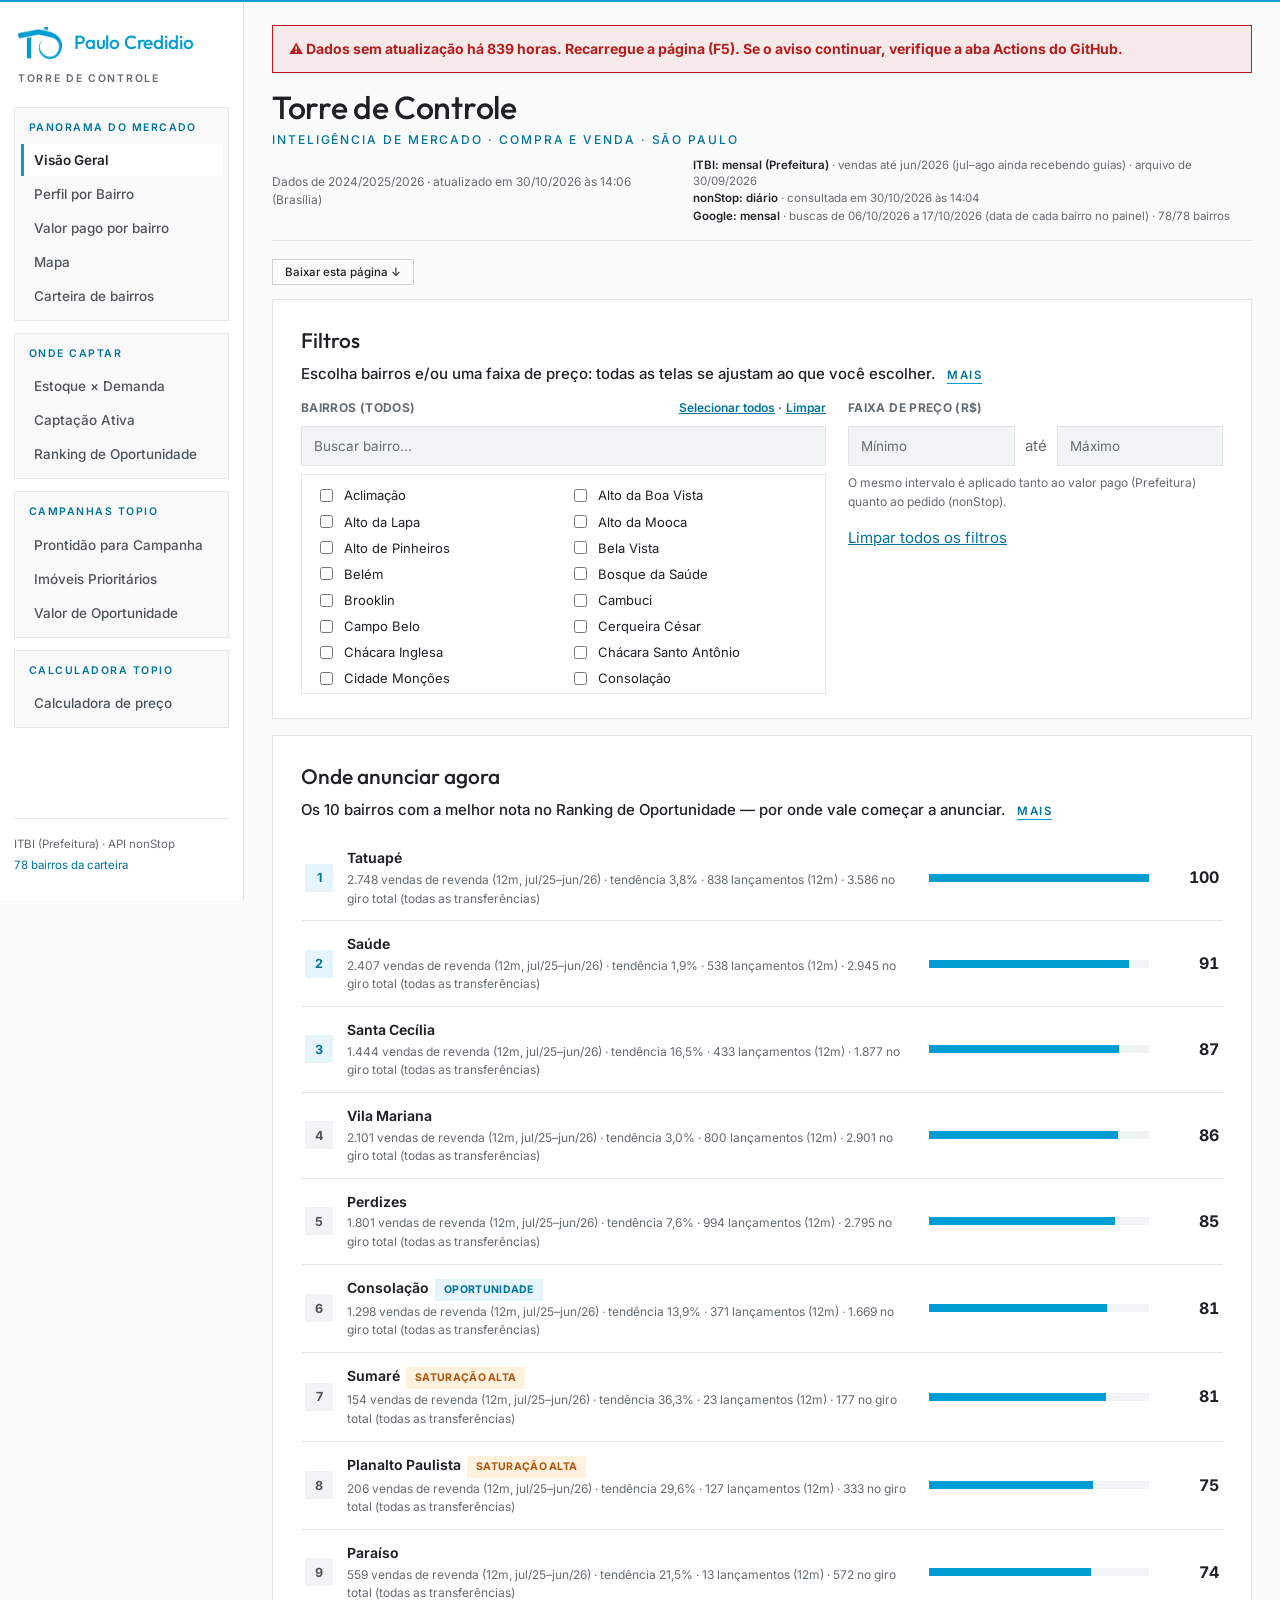
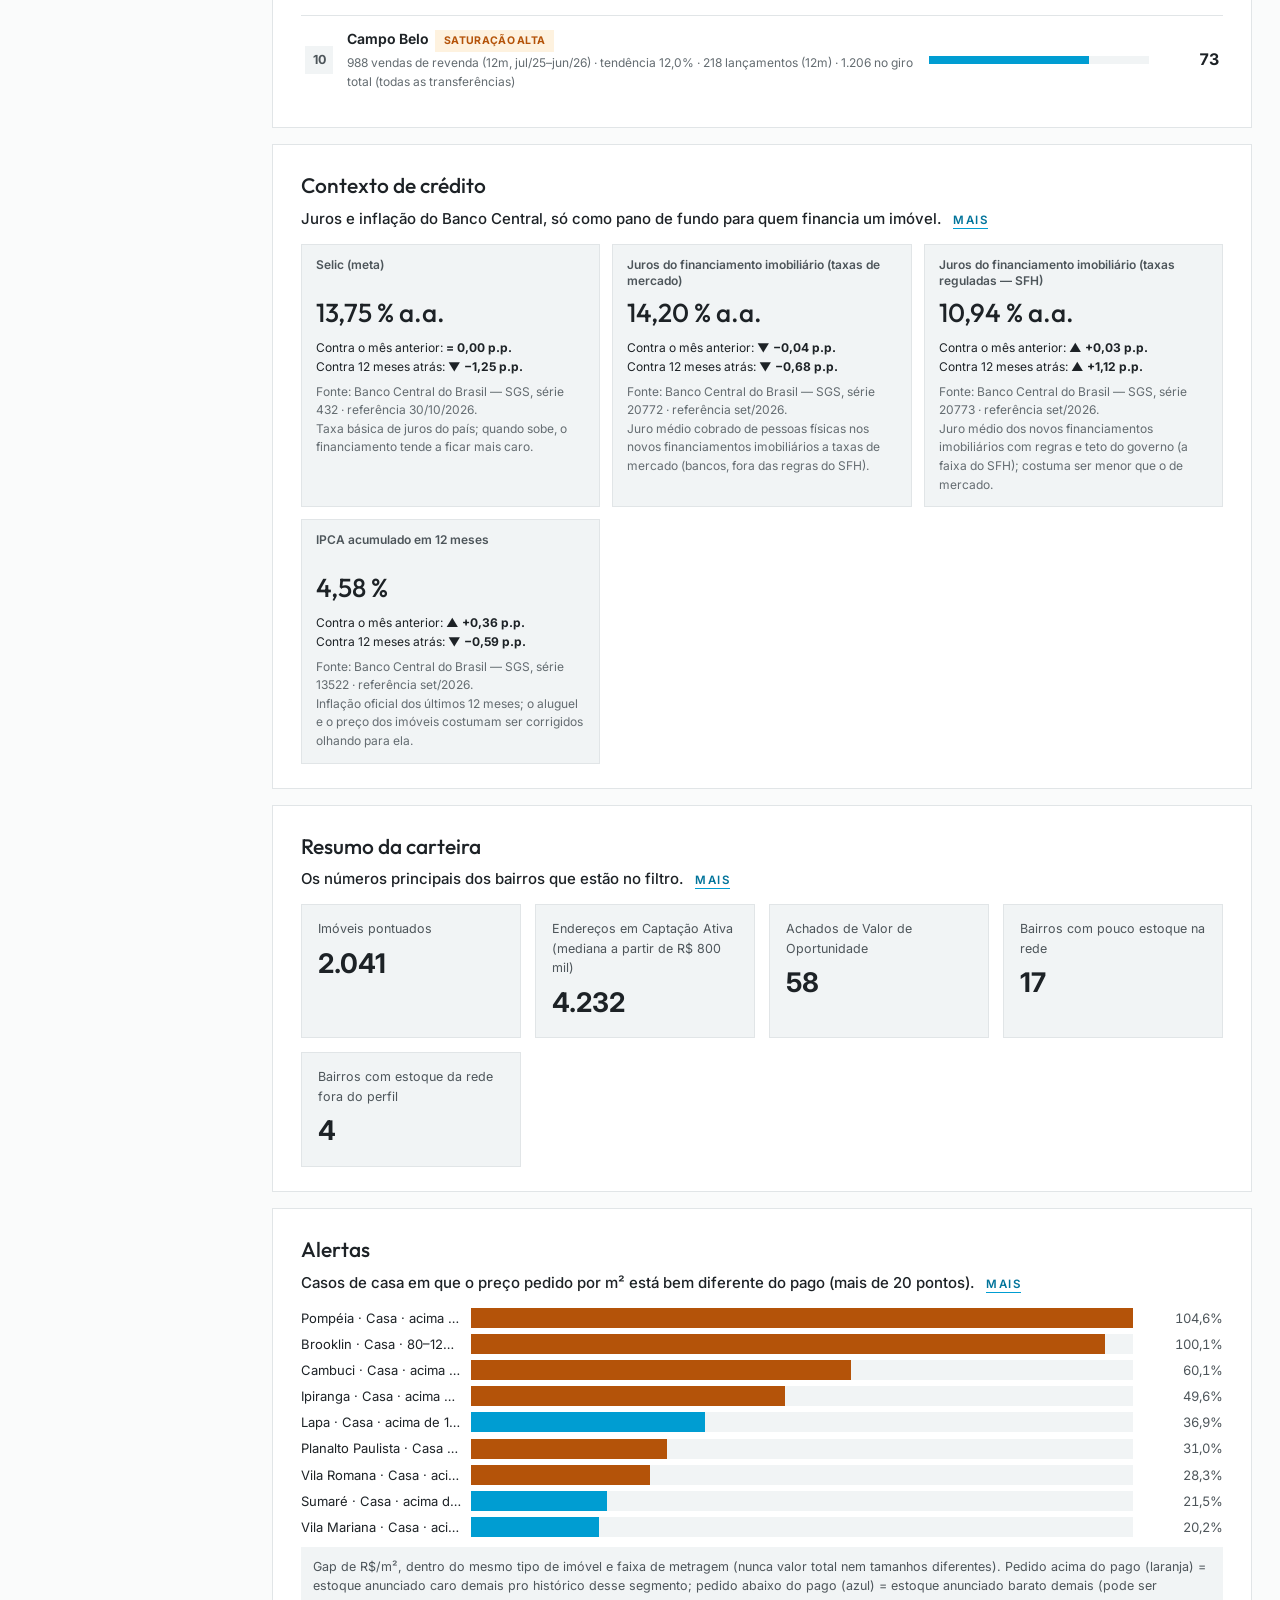
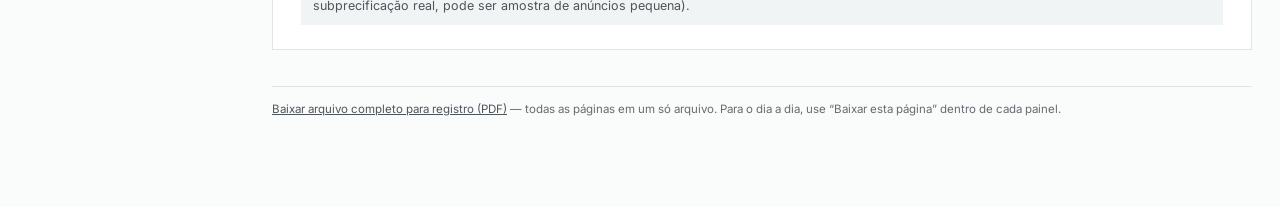
<file: site/index.html>
<!doctype html>
<html lang="pt-BR">
<head>
<meta charset="utf-8">
<meta name="viewport" content="width=device-width, initial-scale=1">
<title>Torre de Controle — Imóveis SP</title>
<link rel="icon" type="image/png" sizes="192x192" href="icon-192.png">
<link rel="apple-touch-icon" href="apple-touch-icon.png">
<link rel="manifest" href="manifest.webmanifest" crossorigin="use-credentials">
<meta name="apple-mobile-web-app-title" content="Imóveis-SP">
<meta name="application-name" content="Imóveis-SP">
<meta name="theme-color" content="#009dd2">
<link rel="preconnect" href="https://fonts.googleapis.com">
<link rel="preconnect" href="https://fonts.gstatic.com" crossorigin>
<link href="https://fonts.googleapis.com/css2?family=Inter:wght@400;500;600;700&family=Outfit:wght@400;500;600&display=swap" rel="stylesheet">
<link rel="stylesheet" href="styles.css">
</head>
<body>
<div class="brand-bar"></div>
<div class="app-shell">

  <aside class="sidebar">
    <div class="brand">
      <div class="brand-lockup">
        <img class="brand-t" src="logo-topio-t.png" alt="Topio" width="400" height="288">
        <div class="brand-nome">Paulo Credidio</div>
      </div>
      <div class="brand-role">Torre de Controle</div>
    </div>

    <nav class="tabs" id="tabs"></nav>

    <div class="sidebar-foot">
      <div id="fontes-foot">ITBI (Prefeitura) · nonStop</div>
      <div class="handle-mini" id="n-bairros-foot">bairros da carteira</div>
    </div>
  </aside>

  <div class="main">
    <div class="app">

      <!-- Aviso de dado parado: preenchido pelo app.js (atualizarAvisoDadoParado), conferido no navegador na hora em que a página abre -->
      <div id="faixa-dados-novos" class="faixa-dados-novos" role="status" hidden>
        <span id="faixa-dados-novos-texto"></span>
        <button type="button" id="faixa-dados-novos-botao">Atualizar agora</button>
      </div>
      <div id="aviso-dado-parado" class="aviso-parado" role="alert" hidden></div>

      <header class="app-header">
        <div>
          <h1>Torre de Controle</h1>
          <div class="handle">Inteligência de mercado · Compra e venda · São Paulo</div>
        </div>
        <div style="display:flex; align-items:center; gap:14px">
          <div class="updated" id="updated-at"></div>
          <div class="fontes-status" id="fontes-status"></div>
        </div>
      </header>

      <!-- Visão Geral -->
      <div class="panel" data-panel="visao-geral">
        <section class="card" id="filtros-card">
          <div class="filtros-head">
            <div>
              <h2>Filtros</h2>
              <div class="card-sub" style="margin-bottom:0">Selecione um ou mais bairros e/ou uma faixa de preço — todas as outras visões da dashboard recalculam automaticamente (médias, medianas, scores e rankings refeitos só com os dados que passam pelo filtro, não apenas a lista final escondida). Sem nada selecionado, a dashboard mostra todos os 77 bairros, sem corte de preço.</div>
            </div>
          </div>
          <div class="filtros-grid">
            <div class="filtros-bairros">
              <div class="filtros-subhead">
                <span>Bairros (<span id="filtro-bairro-count">todos</span>)</span>
                <span><a href="#" id="filtro-selecionar-todos">Selecionar todos</a> · <a href="#" id="filtro-limpar-bairros">Limpar</a></span>
              </div>
              <input type="text" id="filtro-busca-bairro" class="filtro-input" placeholder="Buscar bairro...">
              <div id="filtro-bairro-list" class="filtro-bairro-list"></div>
            </div>
            <div class="filtros-preco">
              <div class="filtros-subhead"><span>Faixa de preço (R$)</span></div>
              <div class="filtro-preco-row">
                <input type="number" id="filtro-preco-min" class="filtro-input" placeholder="Mínimo">
                <span class="muted">até</span>
                <input type="number" id="filtro-preco-max" class="filtro-input" placeholder="Máximo">
              </div>
              <div class="small muted" style="margin-top:8px">O mesmo intervalo é aplicado tanto ao valor pago (Prefeitura) quanto ao pedido (nonStop).</div>
              <a href="#" id="filtro-limpar-tudo" style="display:inline-block; margin-top:14px">Limpar todos os filtros</a>
              <div class="small muted" id="filtro-status" style="margin-top:10px"></div>
            </div>
          </div>
        </section>
        <section class="card">
          <h2>Onde anunciar agora</h2>
          <div class="card-sub">Os 10 bairros no topo do Ranking de Oportunidade (liquidez de revenda + tendência de revenda), excluindo bairros com menos de 100 vendas de revenda em 12 meses (amostra pequena — ver badge no Ranking completo). Lançamentos (planta) aparecem como indicador à parte, sem peso no score.</div>
          <div id="visao-ranking"></div>
        </section>
        <section class="card" id="credito-card">
          <h2>Contexto de crédito</h2>
          <div class="card-sub">Juros e inflação do país, direto do Banco Central — o pano de fundo de quem financia um imóvel. Não entram em nenhuma nota ou ranking: é só contexto. Atualizado todo dia; os juros do financiamento imobiliário e o IPCA são mensais (o dado mais recente costuma ser do mês passado).</div>
          <div id="credito-quadro" class="credito-grid"></div>
        </section>
        <section class="card">
          <h2>Resumo da carteira</h2>
          <div class="card-sub" id="visao-sub"></div>
          <div class="grid cols-4" id="visao-tiles"></div>
        </section>
        <section class="card">
          <h2>Alertas</h2>
          <div class="card-sub">Segmentos (bairro + tipo de imóvel + faixa de metragem) com gap de R$/m² pedido × pago acima de 20 pontos percentuais, em qualquer direção — nunca valor total nem tamanhos diferentes. Segmentos com menos de 10 vendas pagas nos últimos 12 meses não entram aqui (amostra pequena demais pra confiar), nem segmentos com menos de 3 anúncios ativos do lado pedido. Apartamento não aparece aqui (gap R$/m² suspenso — ver painel "Valor Total Pago"); só casa.</div>
          <div id="visao-alertas"></div>
        </section>
      </div>

      <!-- Painel 1 — Ranking de Oportunidade -->
      <div class="panel" data-panel="ranking">
        <section class="card">
          <h2>Ranking de Oportunidade</h2>
          <div class="card-sub">Score 0–100: 50% volume de REVENDA (janela rolante dos últimos 12 meses completos pela data real da transação) + 50% tendência de revenda (mesma janela × 12 meses antes), normalizado entre os bairros da carteira. Lançamentos (planta) aparecem na coluna "Lançamentos (12m)" só como indicador, sem peso no score — decisão de 2026-10-01: pra Buyer Agent, a liquidez que importa é a revenda. Tendência vira neutra (não entra no score) quando o bairro tem menos de 50 vendas de revenda numa das duas janelas comparadas — evita que uma variação de poucas vendas vire uma "tendência" de dezenas de %. Bairro com menos de 100 vendas de revenda em 12m tem o selo "Amostra pequena" e não entra no top 10 de "Onde anunciar agora". A coluna "Gap Preço" e o badge "Alerta preço" não entram no score: mostram o gap de R$/m² pedido × pago do segmento (só casa — apartamento usa valor total, sem gap) mais representativo do bairro — "—" quando nenhum segmento tem amostra confiável.</div>
          <div id="ranking-table"></div>
        </section>
      </div>

      <!-- Painel 2 — Prontidão para Campanha -->
      <div class="panel" data-panel="prontidao">
        <section class="card">
          <h2>Prontidão para Campanha por Bairro</h2>
          <div class="note" style="margin-bottom:10px"><b>Estoque = imóveis ativos na rede nonStop integrada, não o mercado inteiro.</b></div>
          <div class="card-sub">Combina 5 sinais (pesos revisados em 06/10/2026: o "alinhamento de preço" saiu da nota): liquidez de revenda + tendência de revenda (25%), estoque da rede compatível com o perfil vencedor por FAIXA DE PREÇO — P25–P75 do valor pago em revenda (12, 24 ou 36 meses, conforme a amostra), por tipo de imóvel (apartamento/casa), sem passar por metragem, já que área construída do ITBI ≠ área útil do anúncio (25%; bairro com 100+ revendas e no máximo 2 anúncios na faixa mostra o selo "Pouco estoque na rede" — pouco estoque da rede no bairro todo — ou "Estoque da rede fora do perfil" — estoque da rede no bairro, mas fora da faixa que vende), captação ativa (15%), qualidade × cobertura dos imóveis prioritários (25%, já em valor total pra apartamento), concentração de achados de valor (10%). Carteira de bairros, mesma resolução do painel Carteira de bairros; bairro com menos de 100 vendas de revenda em 12m (amostra pequena) nunca fica no topo. Responde: esse bairro tem munição real pra campanha agora? Clique num bairro pra ver os 10 melhores imóveis anunciados hoje na nonStop.</div>
          <div id="prontidao-table"></div>
        </section>
      </div>

      <!-- Estoque × Demanda -->
      <div class="panel" data-panel="estoque-demanda">
        <section class="card">
          <h2>Estoque da rede × Demanda</h2>
          <div class="note" style="margin-bottom:10px"><b>Estoque = imóveis ativos na rede nonStop integrada, não o mercado inteiro.</b></div>
          <div class="card-sub">Quantos anúncios ativos hoje na nonStop se encaixam no perfil vencedor de PREÇO do bairro (P25–P75 do valor pago em revenda, 12/24/36 meses conforme a amostra, por tipo de imóvel — não mais metragem, desde 2026-10-01: área construída do ITBI ≠ área útil do anúncio), comparado às vendas de revenda dos últimos 12 meses (demanda = liquidez real de revenda, não lançamento). Bairro com 100+ revendas e no máximo 2 anúncios dentro da faixa mostra um de dois selos: <span class="badge gold" style="margin:0 2px">Pouco estoque na rede</span> (o bairro inteiro tem pouco estoque da rede frente à demanda) ou <span class="badge warning" style="margin:0 2px">Estoque da rede fora do perfil</span> (tem estoque da rede, mas quase nada na faixa que vende). A coluna "Estoque da rede com +365 dias" mostra o % do estoque do bairro cadastrado há mais de um ano na nonStop. <span class="badge gold" style="margin:0 2px">Oportunidade</span> = pouco estoque da rede compatível para uma demanda relevante. <span class="badge critical" style="margin:0 2px">Alerta preço</span> = no segmento (tipo de imóvel + faixa de metragem) mais representativo do bairro, o R$/m² pedido está bem descolado do R$/m² de fato pago — nunca valor total.</div>
          <div id="estoque-demanda-table"></div>
        </section>
      </div>

      <!-- Painel 3 — Perfil por Bairro -->
      <div class="panel" data-panel="perfil">
        <section class="card">
          <h2>Perfil por Bairro</h2>
          <div class="note" style="margin-bottom:10px"><b>Estoque = imóveis ativos na rede nonStop integrada, não o mercado inteiro.</b></div>
          <div class="card-sub">Faixa de preço que mais vendeu (P25–P75 do valor total pago em revenda, 12/24/36 meses conforme a amostra, por tipo de imóvel — não mais metragem/dormitórios/vagas, desde 2026-10-05), estoque da rede dentro dessa faixa, % do estoque da rede com mais de 365 dias de cadastro, e preço por m² pago × pedido por tipo de imóvel e faixa de metragem (a faixa do lado pago é a área do cadastro do ITBI, que inclui áreas comuns e vagas — não é área útil). Escolha um bairro.</div>
          <select id="perfil-select" class="bairro-select"></select>
          <div id="perfil-content" style="margin-top:16px"></div>
        </section>
      </div>

      <!-- Painel 6 — Mapa -->
      <div class="panel" data-panel="mapa">
        <section class="card">
          <h2>Mapa de Oportunidade</h2>
          <div class="card-sub">Bolha = bairro (raio ∝ √volume de vendas); cor = score do Ranking de Oportunidade (mais escuro = maior score).</div>
          <div id="mapa-content"></div>
        </section>
      </div>

      <!-- Painel 7 — Captação Ativa Estratégica -->
      <div class="panel" data-panel="captacao">
        <section class="card">
          <h2>Captação Ativa Estratégica</h2>
          <div class="card-sub"><b>Recorte do painel: só endereços cuja mediana das revendas limpas é de R$ 800 mil ou mais</b> (o resto fica de fora desta pauta). Pauta semanal de prospecção: endereços com giro repetido de revenda (2+ revendas limpas em 3 anos — compra e venda, 100% do imóvel, uso residencial e valor dentro do padrão, a mesma base do painel Carteira de bairros —, excluindo lançamentos e preços incoerentes). O preço de cada endereço é a MEDIANA das revendas limpas, com a faixa P25–P75 quando há 4+ vendas (com menos, só a mediana e “poucas vendas”); vendas na planta e revendas com valor fora do padrão aparecem em contagem separada e nunca entram no preço. A metragem é a área do cadastro do ITBI (inclui áreas comuns e vagas), não a área útil. Endereços sem nenhuma unidade anunciada hoje vêm primeiro (é onde a prospecção resolve um acesso que você não tem por outro caminho); os marcados <span class="badge warning" style="margin:0 2px">Já anunciado hoje</span> já têm alguma unidade ativa, mas o prédio continua valendo a visita pra tentar captar outras unidades. "Perfil vencedor" do bairro agora é a faixa de preço paga em revenda (12m, por tipo de imóvel) — não mais metragem (2026-10-01). Dois selos de bairro (só acendem com 100+ revendas em 12 meses e no máximo 2 anúncios dentro da faixa de preço vencedora, e nunca juntos): <span class="badge gold" style="margin:0 2px">Pouco estoque na rede</span> = o bairro inteiro tem pouco anúncio na rede frente à demanda (estoque total da rede ÷ revendas em 12m no terço mais baixo dos bairros da carteira); <span class="badge warning" style="margin:0 2px">Estoque da rede fora do perfil</span> = tem estoque ativo no bairro, mas quase nada na faixa de preço que de fato vende. <span class="badge warning" style="margin:0 2px">Anúncio antigo — validar disponibilidade</span> = o anúncio ativo tem mais de 365 dias de cadastro na nonStop (continua valendo nas contas, só pede confirmação).</div>
          <div id="captacao-filtros" class="local-filtros"></div>
          <div id="captacao-top30" class="captacao-top30"></div>
          <h3 class="captacao-lista-titulo">Todos os endereços, por bairro</h3>
          <div id="captacao-list"></div>
        </section>
      </div>

      <!-- Painel 8 — Imóveis Prioritários -->
      <div class="panel" data-panel="prioritarios">
        <section class="card">
          <h2>Imóveis Prioritários para Campanha</h2>
          <div class="card-sub">Pontuação por imóvel (casa): 35% liquidez de revenda do bairro + 30% alinhamento de preço (R$/m² do anúncio × mediana paga do mesmo tipo de imóvel e faixa de metragem no bairro) + 25% aderência à faixa de preço vencedora do bairro (P25–P75 do valor pago em revenda, 12m, por tipo de imóvel) + 10% bônus de captação ativa (híbrido: prédio com 10+ unidades residenciais no IPTU 2026 usa o giro relativo — vendas em 3 anos ÷ unidades: menos de 7% = 40, 7–10% = 60, 10–15% = 80, 15% ou mais = 100; prédio com menos de 10 unidades, casa ou endereço sem casamento com o IPTU usa o nº de vendas: 2 = 40, 3 = 60, 4 = 80, 5 ou mais = 100; em qualquer régua, bônus acima de 60 exige pelo menos 3 vendas; cada imóvel mostra qual régua foi usada). Anúncio com mais de 365 dias de cadastro continua na lista, com o selo "Anúncio antigo — validar disponibilidade". Apartamento: alinhamento de preço suspenso (2026-10-01 — faixa de metragem comparava área construída do ITBI × área útil do anúncio, aguardando calibração) — peso redistribuído proporcionalmente entre liquidez, aderência e captação.</div>
          <div class="local-filtros">
            <label>Bairro <select id="prioritarios-bairro" class="bairro-select"></select></label>
            <span class="small muted">Sem bairro escolhido: os 50 melhores da carteira. Com bairro: todos os imóveis pontuados dele (base para carrosséis "apartamentos à venda em [bairro]").</span>
          </div>
          <div id="prioritarios-table"></div>
        </section>
      </div>

      <!-- Painel 10 — Valor de Oportunidade -->
      <div class="panel" data-panel="valor-oportunidade">
        <section class="card">
          <h2>Valor de Oportunidade</h2>
          <div class="card-sub">Imóveis anunciados 20%+ abaixo do que se pagou em imóveis comparáveis. <b>Casa</b>: compara o R$/m² do anúncio com a mediana de R$/m² paga em imóveis do MESMO tipo e faixa de metragem no bairro (nunca o valor total nem tamanhos diferentes); só entra quando esse segmento tem 10+ vendas pagas nos últimos 12 meses. <b>Apartamento</b>: compara o preço do anúncio com a mediana paga no MESMO PRÉDIO (revendas limpas do mesmo endereço, sem passar por metragem); só entra prédio com 4+ revendas limpas e preços parecidos entre si (P75 ÷ P25 de até 1,25), e cada achado mostra "comparado com N vendas no mesmo prédio". Nos dois casos, cada venda antiga é <b>atualizada para o preço de hoje</b> pela variação da mediana de R$/m² de revenda do mesmo bairro e tipo (ITBI), do mês da venda até o último mês completo — assim uma venda de 2024 não parece "barata" só por ser antiga. Badge "Atenção" = 30%+ de desconto, vale checar antes de anunciar.</div>
          <div id="vo-toggle" class="seg-toggle"></div>
          <div id="vo-nota" class="note" style="margin:10px 0"></div>
          <div id="valor-oportunidade-table"></div>
        </section>
        <section class="card">
          <h2>Concentração por bairro</h2>
          <div id="valor-oportunidade-bairros"></div>
        </section>
      </div>

      <!-- Painel 11 — Preço por m² / Valor Total (Etapa 4 de 2026-09-29; Etapa 2 item 2 de 2026-10-01) -->
      <div class="panel" data-panel="preco-m2">
        <section class="card">
          <h2>Valor pago por bairro</h2>
          <div class="card-sub">Mediana/P25/P75 do VALOR TOTAL pago (não R$/m²) em REVENDA de apartamento, por bairro e faixa de metragem, nos últimos 12 meses (retrato do mercado agora) — ou 24/36 meses quando o bairro+faixa tem menos de 30 vendas limpas (cada linha mostra o período usado; abaixo de 30 mesmo em 36 meses vira “poucas vendas”). O gap R$/m² pedido×pago foi suspenso pra apartamento (calibração fica pra depois); "Anúncios hoje" mostra só o estoque atual pedido, sem comparação. Badge "Poucas vendas" = menos de 30 revendas limpas nesse segmento mesmo ampliando o período para 36 meses — não é uma referência confiável ainda. Também disponível em CSV: <code>output/preco_m2_por_bairro.csv</code> e <code>output/valor_pago_por_bairro.csv</code> (série histórica por ano, casa e apartamento).</div>
          <div id="preco-m2-table"></div>
        </section>
      </div>

      <!-- Painel — Calculadora de preço (protótipo 2026-10-10): montado por calculadora.js, carregado só quando a aba abre -->
      <div class="panel" data-panel="calculadora">
        <div id="calc-root"></div>
      </div>

      <!-- Painel 12 — Carteira de bairros (Item 3 de 2026-09-30; sai do beta na Etapa 2 item 1.2e, 2026-10-01) -->
      <div class="panel" data-panel="carteira-77">
        <section class="card">
          <h2>Carteira de bairros</h2>
          <div class="card-sub">Bairro resolvido por tradução de nome de cadastro do IPTU + cascata de voto por endereço/quadra fiscal/CEP (ver README, "Item 3") — carteira de bairros (hoje inclui o Belém, com o Belenzinho, desde 14/10/2026), a mesma base que TODOS os outros painéis usam agora (Ranking, Visão Geral, Perfil, Mapa, Estoque × Demanda, Alertas, Valor de Oportunidade, Imóveis Prioritários — checado a cada build, ver "teste de consistência" no README). Revenda/planta classificados pela proporção transmitida (ITBI) + uso do imóvel + financiamento MCMV/SFH, janela rolante de 12 meses. Giro = revenda ÷ unidades residenciais do IPTU (apartamento + residência). As colunas de forma de pagamento mostram as revendas da camada limpa (apartamento e casa): "sem financiamento bancário" = guias de ITBI sem financiamento informado, o que inclui compras com recursos próprios e parcelamentos direto com o vendedor, que não passam por banco. A tabela abaixo é um retrato fixo (não recalcula com os filtros de preço/bairro acima) — os outros painéis recalculam normalmente.</div>
          <div id="carteira-77-fechamento" style="margin-bottom:16px"></div>
          <div id="carteira-77-table"></div>
        </section>
      </div>

      <footer class="rodape-pdf">
        <a href="#" id="pdf-completo-link">Baixar arquivo completo para registro (PDF)</a>
        <span> — todas as páginas em um só arquivo. Para o dia a dia, use “Baixar esta página” dentro de cada painel.</span>
      </footer>

    </div>
  </div>
</div>
<script src="app.js"></script>
</body>
</html>
</file>
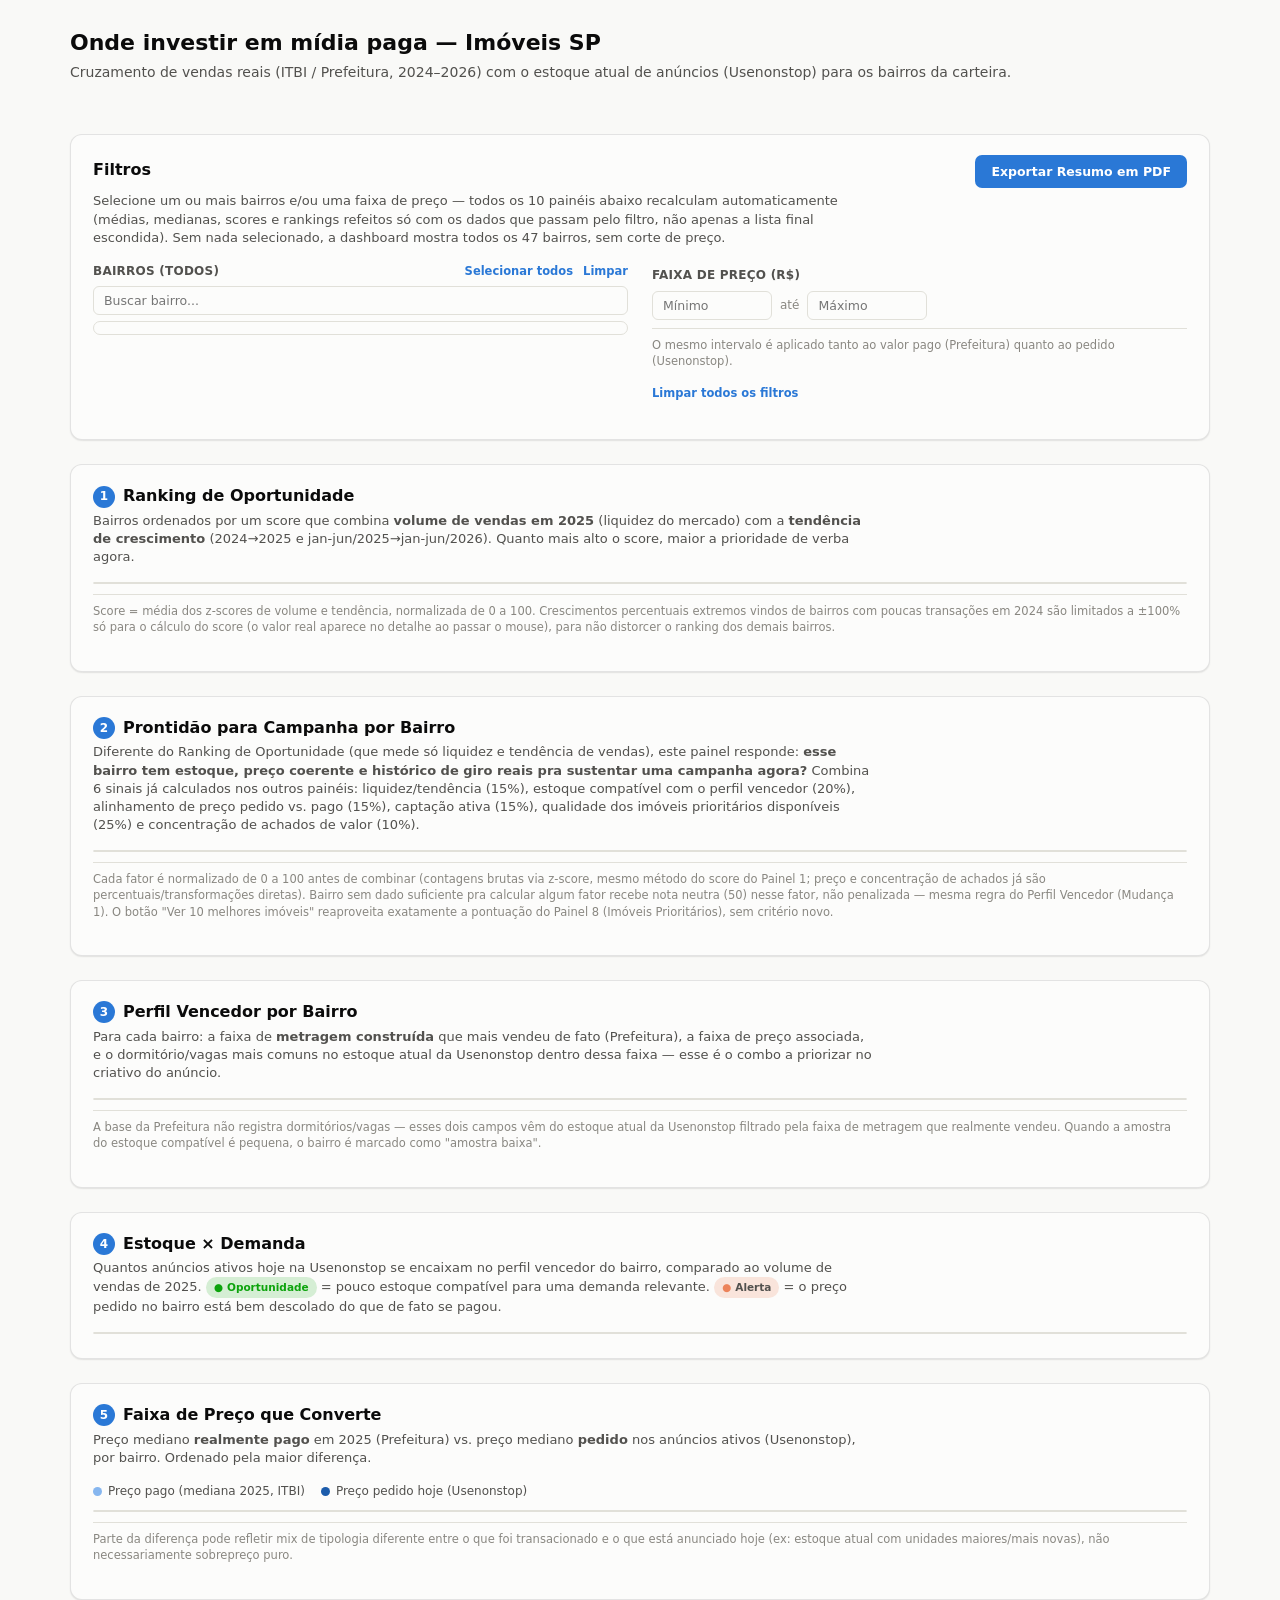
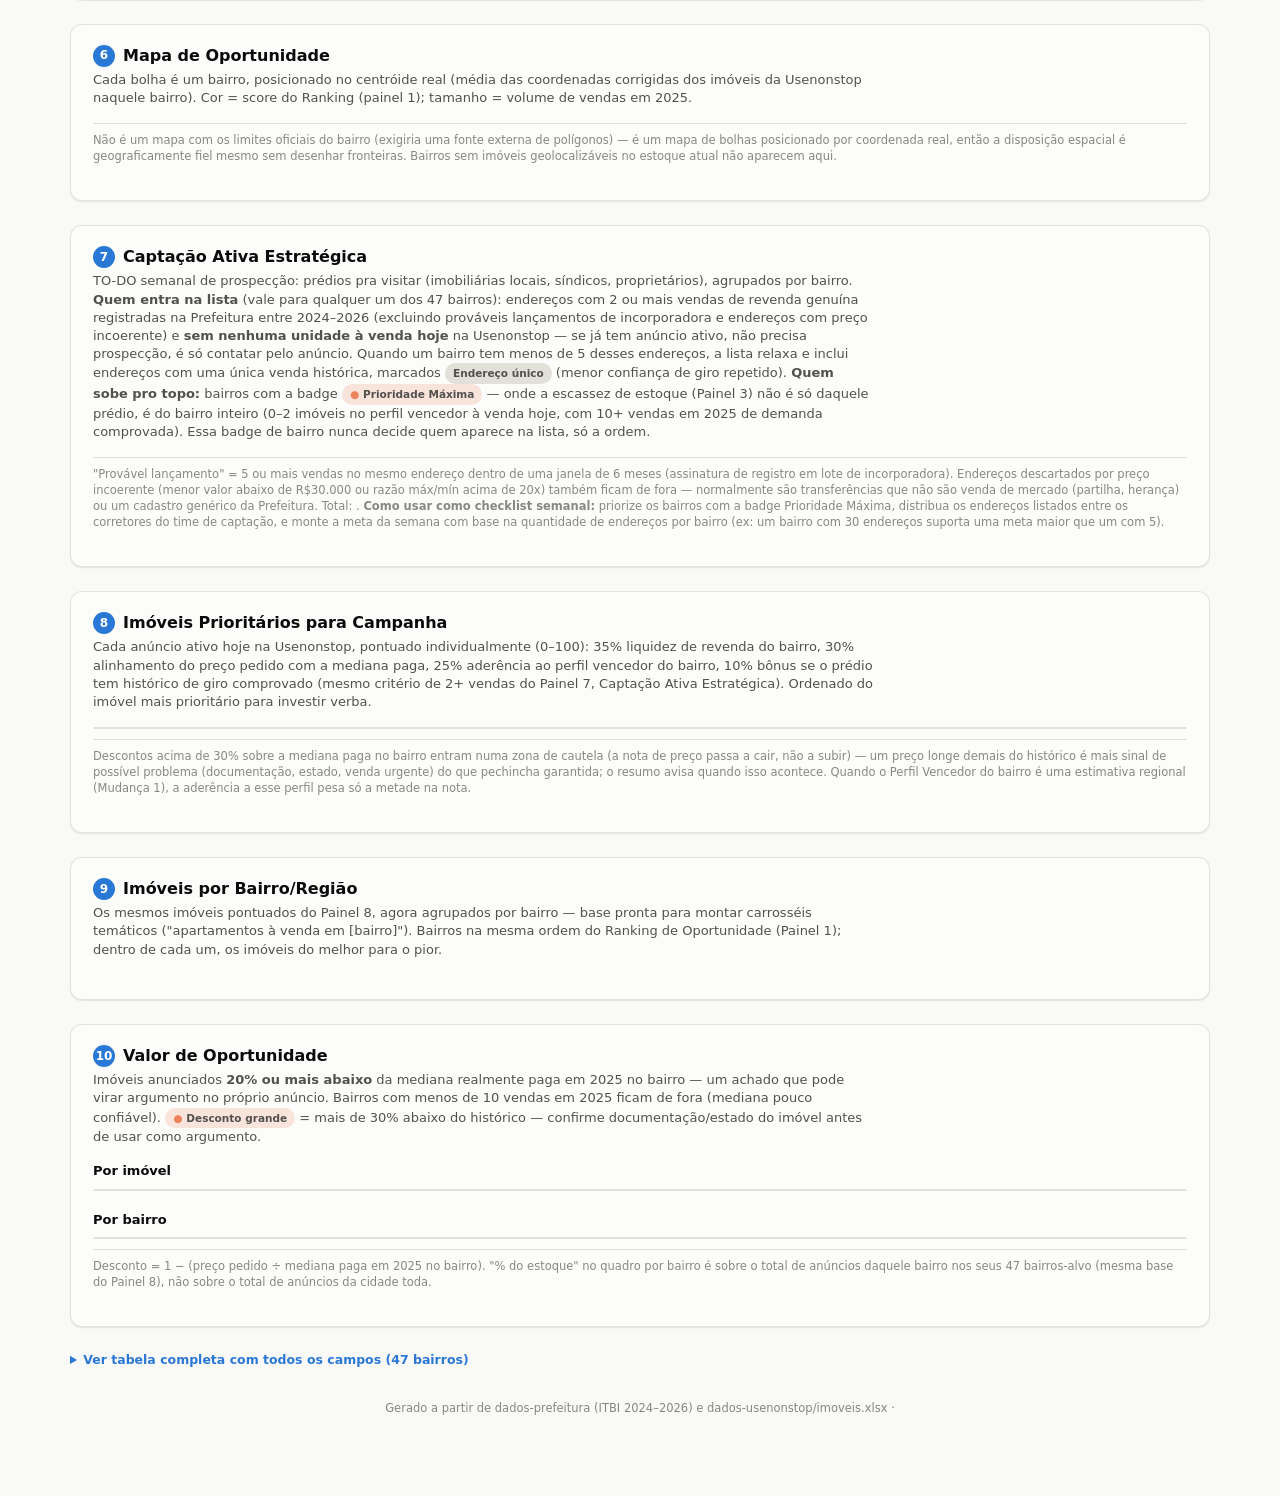
<file: scripts/dashboard_template.html>
<!doctype html>
<html lang="pt-BR">
<head>
<meta charset="utf-8">
<title>Dashboard de Investimento em Mídia — Imóveis SP</title>
<meta name="viewport" content="width=device-width, initial-scale=1">
<style>
  :root {
    color-scheme: light;
    --surface-1:      #fcfcfb;
    --page-plane:     #f9f9f7;
    --text-primary:   #0b0b0b;
    --text-secondary: #52514e;
    --text-muted:     #898781;
    --gridline:       #e1e0d9;
    --baseline:       #c3c2b7;
    --border:         rgba(11,11,11,0.10);
    --series-blue:    #2a78d6;
    --series-blue-lt: #86b6ef;
    --series-blue-dk: #1c5cab;
    --series-orange:  #eb6834;
    --status-good:    #0ca30c;
    --status-warning: #fab219;
    --status-serious: #ec835a;
    --status-critical:#d03b3b;
    --card-shadow: 0 1px 2px rgba(11,11,11,0.06), 0 1px 1px rgba(11,11,11,0.04);
  }
  @media (prefers-color-scheme: dark) {
    :root:where(:not([data-theme="light"])) {
      color-scheme: dark;
      --surface-1:      #1a1a19;
      --page-plane:     #0d0d0d;
      --text-primary:   #ffffff;
      --text-secondary: #c3c2b7;
      --text-muted:     #898781;
      --gridline:       #2c2c2a;
      --baseline:       #383835;
      --border:         rgba(255,255,255,0.10);
      --series-blue:    #3987e5;
      --series-blue-lt: #6da7ec;
      --series-blue-dk: #184f95;
      --series-orange:  #d95926;
      --card-shadow: 0 1px 2px rgba(0,0,0,0.4), 0 1px 1px rgba(0,0,0,0.3);
    }
  }
  :root[data-theme="dark"] {
    color-scheme: dark;
    --surface-1:      #1a1a19;
    --page-plane:     #0d0d0d;
    --text-primary:   #ffffff;
    --text-secondary: #c3c2b7;
    --text-muted:     #898781;
    --gridline:       #2c2c2a;
    --baseline:       #383835;
    --border:         rgba(255,255,255,0.10);
    --series-blue:    #3987e5;
    --series-blue-lt: #6da7ec;
    --series-blue-dk: #184f95;
    --series-orange:  #d95926;
    --card-shadow: 0 1px 2px rgba(0,0,0,0.4), 0 1px 1px rgba(0,0,0,0.3);
  }

  * { box-sizing: border-box; }
  html, body { margin: 0; padding: 0; }
  body {
    background: var(--page-plane);
    color: var(--text-primary);
    font-family: system-ui, -apple-system, "Segoe UI", sans-serif;
    line-height: 1.4;
  }
  .wrap { max-width: 1180px; margin: 0 auto; padding: 28px 20px 80px; }

  header.top { margin-bottom: 24px; }
  header.top h1 { font-size: 22px; margin: 0 0 4px; }
  header.top p.sub { color: var(--text-secondary); margin: 0; font-size: 14px; }
  header.top p.meta { color: var(--text-muted); margin: 6px 0 0; font-size: 12px; }

  .kpi-row { display: grid; grid-template-columns: repeat(auto-fit, minmax(160px,1fr)); gap: 12px; margin-bottom: 28px; }
  .kpi-tile { background: var(--surface-1); border: 1px solid var(--border); border-radius: 10px; padding: 14px 16px; box-shadow: var(--card-shadow); }
  .kpi-tile .label { font-size: 12px; color: var(--text-secondary); }
  .kpi-tile .value { font-size: 24px; font-weight: 600; margin-top: 4px; }

  section.panel {
    background: var(--surface-1);
    border: 1px solid var(--border);
    border-radius: 12px;
    padding: 20px 22px 24px;
    margin-bottom: 24px;
    box-shadow: var(--card-shadow);
  }
  section.panel h2 { font-size: 16px; margin: 0 0 2px; display:flex; align-items:center; gap:8px; }
  section.panel h2 .num { display:inline-flex; align-items:center; justify-content:center; width:22px; height:22px; border-radius:50%; background: var(--series-blue); color:#fff; font-size:12px; font-weight:700; flex: none; }
  section.panel p.desc { color: var(--text-secondary); font-size: 13px; margin: 4px 0 16px; max-width: 780px; }
  section.panel .caveat { color: var(--text-muted); font-size: 11.5px; margin-top: 10px; border-top: 1px solid var(--gridline); padding-top: 8px; }

  .scrollbox { max-height: 640px; overflow-y: auto; border: 1px solid var(--gridline); border-radius: 8px; }
  .scrollbox-x { overflow-x: auto; }

  /* Panel 1: ranking bars */
  .rank-row { display: grid; grid-template-columns: 26px 168px 1fr 60px 140px; align-items: center; gap: 10px; padding: 5px 10px; border-bottom: 1px solid var(--gridline); cursor: default; }
  .rank-row:last-child { border-bottom: none; }
  .rank-row:hover { background: color-mix(in srgb, var(--series-blue) 6%, transparent); }
  .rank-idx { color: var(--text-muted); font-size: 12px; font-variant-numeric: tabular-nums; text-align: right; }
  .rank-name { font-size: 13px; white-space: nowrap; overflow: hidden; text-overflow: ellipsis; }
  .rank-bar-track { position: relative; height: 18px; background: var(--gridline); border-radius: 4px; overflow: hidden; }
  .rank-bar-fill { position: absolute; left:0; top:0; bottom:0; background: var(--series-blue); border-radius: 4px 0 0 4px; }
  .rank-score { font-size: 12px; font-variant-numeric: tabular-nums; text-align: right; color: var(--text-secondary); }
  .badges { display:flex; gap:4px; flex-wrap: wrap; }
  .badge { font-size: 10px; font-weight: 600; padding: 2px 6px; border-radius: 999px; white-space: nowrap; display:inline-flex; align-items:center; gap:3px; }
  .badge.good { background: color-mix(in srgb, var(--status-good) 16%, transparent); color: var(--status-good); }
  .badge.warn { background: color-mix(in srgb, var(--status-serious) 20%, transparent); color: #b5502b; }
  @media (prefers-color-scheme: dark) { :root:not([data-theme="light"]) .badge.warn { color: var(--status-serious); } }
  :root[data-theme="dark"] .badge.warn { color: var(--status-serious); }

  table.datatable { border-collapse: collapse; width: 100%; font-size: 12.5px; }
  table.datatable th { text-align: left; font-weight: 600; color: var(--text-secondary); font-size: 11.5px; text-transform: uppercase; letter-spacing: .02em; padding: 8px 10px; border-bottom: 1px solid var(--baseline); position: sticky; top:0; background: var(--surface-1); }
  table.datatable td { padding: 7px 10px; border-bottom: 1px solid var(--gridline); font-variant-numeric: tabular-nums; white-space: nowrap; }
  table.datatable tbody tr:hover { background: color-mix(in srgb, var(--series-blue) 6%, transparent); }
  table.datatable td.name, table.datatable th.name { font-variant-numeric: normal; white-space: normal; }

  .meter { position: relative; width: 90px; height: 8px; background: color-mix(in srgb, var(--series-blue) 18%, var(--gridline)); border-radius: 4px; overflow:hidden; display:inline-block; vertical-align: middle; }
  .meter > i { position:absolute; left:0; top:0; bottom:0; background: var(--series-blue); }
  .meter.alt { background: color-mix(in srgb, var(--series-orange) 18%, var(--gridline)); }
  .meter.alt > i { background: var(--series-orange); }
  tr.prontidao-row:hover, table.datatable tbody tr.prontidao-row:hover { background: color-mix(in srgb, var(--series-orange) 6%, transparent); }

  .chip { font-size: 10.5px; font-weight: 600; padding: 3px 8px; border-radius: 999px; display:inline-flex; align-items:center; gap:4px; }
  .chip.good { background: color-mix(in srgb, var(--status-good) 16%, transparent); color: var(--status-good); }
  .chip.warn { background: color-mix(in srgb, var(--status-serious) 20%, transparent); }
  .chip.warn span { color: var(--status-serious); }
  .chip.neutral { background: var(--gridline); color: var(--text-secondary); }
  .chip.good span { color: var(--status-good); }
  .chip svg { width:10px; height:10px; }

  .rel-tag { font-size: 10.5px; font-weight: 600; padding: 2px 7px; border-radius: 999px; white-space: nowrap; display:inline-block; }
  .rel-tag.individual { color: var(--text-muted); }
  .rel-tag.regional { background: color-mix(in srgb, var(--series-blue) 16%, transparent); color: var(--series-blue); cursor: help; }
  .rel-tag.insufficient { background: color-mix(in srgb, var(--status-serious) 18%, transparent); color: #b5502b; }
  @media (prefers-color-scheme: dark) { :root:not([data-theme="light"]) .rel-tag.insufficient { color: var(--status-serious); } }
  :root[data-theme="dark"] .rel-tag.insufficient { color: var(--status-serious); }

  /* Dumbbell */
  .dumbbell-row { display: grid; grid-template-columns: 150px 1fr 130px; align-items: center; gap: 10px; padding: 6px 10px; border-bottom: 1px solid var(--gridline); }
  .dumbbell-row:last-child{border-bottom:none;}
  .dumbbell-row:hover { background: color-mix(in srgb, var(--series-blue) 6%, transparent); }
  .dumbbell-track { position: relative; height: 20px; }
  .dumbbell-line { position:absolute; height:2px; background: var(--baseline); top:9px; }
  .dumbbell-dot { position:absolute; width:10px; height:10px; border-radius:50%; top:5px; margin-left:-5px; box-shadow: 0 0 0 2px var(--surface-1); }
  .dumbbell-dot.paid { background: var(--series-blue-lt); }
  .dumbbell-dot.ask { background: var(--series-blue-dk); }
  .dumbbell-gap { font-size: 11.5px; text-align:right; font-variant-numeric: tabular-nums; color: var(--text-secondary); }

  .legend-row { display:flex; gap:16px; align-items:center; margin-bottom: 10px; font-size: 12px; color: var(--text-secondary); }
  .legend-item { display:flex; align-items:center; gap:6px; }
  .legend-dot { width:9px; height:9px; border-radius:50%; }

  /* Panel 5 map */
  #mapSvgWrap { position: relative; width: 100%; }
  #mapSvg { width: 100%; height: auto; display:block; overflow: visible; }
  .map-dot { cursor: pointer; }
  .map-dot:hover { stroke: var(--text-primary); stroke-width: 1.5; }
  .map-label { font-size: 9px; fill: var(--text-secondary); pointer-events: none; }

  /* Tooltip */
  #tooltip {
    position: fixed; pointer-events: none; z-index: 50;
    background: var(--text-primary); color: var(--surface-1);
    font-size: 12px; padding: 8px 10px; border-radius: 6px; max-width: 240px;
    opacity: 0; transform: translateY(4px); transition: opacity .08s ease;
    box-shadow: 0 4px 14px rgba(0,0,0,0.25);
  }
  #tooltip.show { opacity: 1; }
  #tooltip .t-title { font-weight: 700; margin-bottom: 3px; }
  #tooltip .t-row { display:flex; justify-content: space-between; gap: 14px; }
  #tooltip .t-row .v { font-weight: 700; }

  details.tablewrap { margin-top: 10px; }
  details.tablewrap summary { cursor: pointer; font-size: 12.5px; color: var(--series-blue); font-weight: 600; }

  .ver-completa-btn {
    display: block; width: 100%; text-align: center; background: none; border: none;
    border-top: 1px solid var(--gridline); padding: 10px; margin-top: 2px;
    color: var(--series-blue); font-size: 12.5px; font-weight: 600; cursor: pointer;
    font-family: inherit;
  }
  .ver-completa-btn:hover { background: color-mix(in srgb, var(--series-blue) 6%, transparent); }

  .filter-row { display: flex; gap: 24px; flex-wrap: wrap; margin-top: 4px; }
  .filter-col { flex: 1 1 260px; min-width: 220px; }
  .filter-col-head { display: flex; justify-content: space-between; align-items: baseline; margin-bottom: 6px; }
  .filter-label { font-size: 12px; font-weight: 600; color: var(--text-secondary); text-transform: uppercase; letter-spacing: .02em; }
  .filter-actions { display: flex; gap: 10px; }
  .filter-link-btn { background: none; border: none; padding: 0; color: var(--series-blue); font-size: 11.5px; font-weight: 600; cursor: pointer; font-family: inherit; }
  .filter-link-btn:hover { text-decoration: underline; }
  .filter-search { width: 100%; box-sizing: border-box; padding: 6px 10px; margin-bottom: 6px; border: 1px solid var(--gridline); border-radius: 6px; background: var(--surface-1); color: var(--text-primary); font-size: 12.5px; font-family: inherit; }
  .filter-checklist { max-height: 180px; overflow-y: auto; border: 1px solid var(--gridline); border-radius: 8px; padding: 6px 10px; display: grid; grid-template-columns: repeat(auto-fill, minmax(150px,1fr)); gap: 2px 10px; }
  .filter-checklist label { display: flex; align-items: center; gap: 6px; font-size: 12.5px; padding: 2px 0; cursor: pointer; }
  .filter-checklist input[type="checkbox"] { margin: 0; }
  .filter-checklist .no-match { grid-column: 1 / -1; color: var(--text-muted); font-size: 12px; padding: 6px 0; }
  .filter-price-inputs { display: flex; align-items: center; gap: 8px; }
  .filter-price-inputs input { width: 120px; box-sizing: border-box; padding: 6px 10px; border: 1px solid var(--gridline); border-radius: 6px; background: var(--surface-1); color: var(--text-primary); font-size: 12.5px; font-family: inherit; }
  .filter-price-inputs span { color: var(--text-muted); font-size: 12px; }
  .filter-status { margin-top: 10px; font-size: 12px; color: var(--text-secondary); }

  details.bairro-group { border: 1px solid var(--gridline); border-radius: 8px; margin-bottom: 8px; }
  details.bairro-group summary {
    cursor: pointer; padding: 10px 14px; font-size: 13px; font-weight: 600;
    display: flex; align-items: center; justify-content: space-between; gap: 10px; list-style: none;
  }
  details.bairro-group summary::-webkit-details-marker { display: none; }
  details.bairro-group summary::before { content: '▸'; color: var(--text-muted); margin-right: 8px; font-size: 11px; }
  details.bairro-group[open] summary::before { content: '▾'; }
  details.bairro-group summary .count { font-weight: 400; color: var(--text-secondary); font-size: 12px; }
  details.bairro-group summary .empty-note { font-weight: 400; color: var(--text-muted); font-size: 12px; }
  details.bairro-group .datatable { border-top: 1px solid var(--gridline); }

  footer.foot { color: var(--text-muted); font-size: 11.5px; text-align:center; margin-top: 32px; }

  /* ---- Botão de exportação e resumo para impressão/PDF ---- */
  .filter-panel-head { display: flex; align-items: center; justify-content: space-between; gap: 12px; flex-wrap: wrap; }
  .pdf-export-btn {
    background: var(--series-blue); color: #fff; border: none; border-radius: 7px;
    padding: 9px 16px; font-size: 12.5px; font-weight: 600; font-family: inherit;
    cursor: pointer; white-space: nowrap;
  }
  .pdf-export-btn:hover { background: var(--series-blue-dk); }

  .print-summary { display: none; }
  .print-summary h1 { font-size: 18px; margin: 0 0 6px; }
  .print-summary p.ps-meta { font-size: 11px; color: #444; margin: 0 0 4px; }
  .print-summary p.ps-filter { font-size: 11px; color: #333; margin: 10px 0 16px; padding: 7px 10px; background: #f2f2ef; border: 1px solid #ccc; border-radius: 6px; }
  .print-summary h2.ps-section { font-size: 13.5px; margin: 20px 0 8px; padding-top: 12px; border-top: 1px solid #ccc; }
  .print-summary h2.ps-section:first-of-type { border-top: none; padding-top: 0; }
  .print-summary p.ps-note { font-size: 10.5px; color: #666; margin: 0 0 8px; }
  .print-summary table { width: 100%; border-collapse: collapse; margin-bottom: 4px; table-layout: fixed; }
  .print-summary th, .print-summary td {
    border: 1px solid #ccc; padding: 4px 6px; font-size: 10px; text-align: left;
    vertical-align: top; word-break: break-word; overflow-wrap: break-word;
  }
  .print-summary th { background: #f0f0ec; font-weight: 600; }
  .print-summary td.num, .print-summary th.num { text-align: right; white-space: nowrap; }
  .print-summary tr { break-inside: avoid; page-break-inside: avoid; }
  .print-summary thead { display: table-header-group; }
  .print-summary .ps-empty { font-size: 11px; color: #777; font-style: italic; margin: 0 0 8px; }
  .print-summary footer.ps-foot { font-size: 10px; color: #777; margin-top: 20px; text-align: center; }

  @media print {
    body.printing-summary > .wrap,
    body.printing-summary > #tooltip { display: none !important; }
    body.printing-summary .print-summary { display: block !important; }
    body.printing-summary { background: #fff; color: #000; }
    @page { margin: 14mm 12mm; }
  }
</style>
</head>
<body>
<div class="wrap">

  <header class="top">
    <h1>Onde investir em mídia paga — Imóveis SP</h1>
    <p class="sub">Cruzamento de vendas reais (ITBI / Prefeitura, 2024–2026) com o estoque atual de anúncios (Usenonstop) para os bairros da carteira.</p>
    <p class="meta" id="metaLine"></p>
  </header>

  <div class="kpi-row" id="kpiRow"></div>

  <section class="panel" id="filterPanel">
    <div class="filter-panel-head">
      <h2 style="margin-bottom:4px;">Filtros</h2>
      <button type="button" id="exportPdfBtn" class="pdf-export-btn">Exportar Resumo em PDF</button>
    </div>
    <p class="desc">Selecione um ou mais bairros e/ou uma faixa de preço — todos os 10 painéis abaixo recalculam automaticamente (médias, medianas, scores e rankings refeitos só com os dados que passam pelo filtro, não apenas a lista final escondida). Sem nada selecionado, a dashboard mostra todos os 47 bairros, sem corte de preço.</p>
    <div class="filter-row">
      <div class="filter-col">
        <div class="filter-col-head">
          <label class="filter-label">Bairros (<span id="bairroSelCount">todos</span>)</label>
          <div class="filter-actions">
            <button type="button" class="filter-link-btn" id="bairroSelectAll">Selecionar todos</button>
            <button type="button" class="filter-link-btn" id="bairroClear">Limpar</button>
          </div>
        </div>
        <input type="text" id="bairroSearch" class="filter-search" placeholder="Buscar bairro...">
        <div id="bairroCheckList" class="filter-checklist"></div>
      </div>
      <div class="filter-col">
        <label class="filter-label">Faixa de preço (R$)</label>
        <div class="filter-price-inputs" style="margin-top:6px;">
          <input type="number" id="priceMinInput" placeholder="Mínimo" min="0" step="10000">
          <span>até</span>
          <input type="number" id="priceMaxInput" placeholder="Máximo" min="0" step="10000">
        </div>
        <p class="caveat" style="margin-top:8px;">O mesmo intervalo é aplicado tanto ao valor pago (Prefeitura) quanto ao pedido (Usenonstop).</p>
        <button type="button" id="clearFiltersBtn" class="filter-link-btn">Limpar todos os filtros</button>
      </div>
    </div>
    <p class="filter-status" id="filterStatus"></p>
  </section>

  <section class="panel">
    <h2><span class="num">1</span>Ranking de Oportunidade</h2>
    <p class="desc">Bairros ordenados por um score que combina <strong>volume de vendas em 2025</strong> (liquidez do mercado) com a <strong>tendência de crescimento</strong> (2024→2025 e jan-jun/2025→jan-jun/2026). Quanto mais alto o score, maior a prioridade de verba agora.</p>
    <div class="scrollbox" id="rankingBox"></div>
    <p class="caveat">Score = média dos z-scores de volume e tendência, normalizada de 0 a 100. Crescimentos percentuais extremos vindos de bairros com poucas transações em 2024 são limitados a ±100% só para o cálculo do score (o valor real aparece no detalhe ao passar o mouse), para não distorcer o ranking dos demais bairros.</p>
  </section>

  <section class="panel" id="prontidaoPanel">
    <h2><span class="num">2</span>Prontidão para Campanha por Bairro</h2>
    <p class="desc">Diferente do Ranking de Oportunidade (que mede só liquidez e tendência de vendas), este painel responde: <strong>esse bairro tem estoque, preço coerente e histórico de giro reais pra sustentar uma campanha agora?</strong> Combina 6 sinais já calculados nos outros painéis: liquidez/tendência (15%), estoque compatível com o perfil vencedor (20%), alinhamento de preço pedido vs. pago (15%), captação ativa (15%), qualidade dos imóveis prioritários disponíveis (25%) e concentração de achados de valor (10%).</p>
    <div class="scrollbox" id="prontidaoBox"></div>
    <p class="caveat">Cada fator é normalizado de 0 a 100 antes de combinar (contagens brutas via z-score, mesmo método do score do Painel 1; preço e concentração de achados já são percentuais/transformações diretas). Bairro sem dado suficiente pra calcular algum fator recebe nota neutra (50) nesse fator, não penalizada — mesma regra do Perfil Vencedor (Mudança 1). O botão "Ver 10 melhores imóveis" reaproveita exatamente a pontuação do Painel 8 (Imóveis Prioritários), sem critério novo.</p>
  </section>

  <section class="panel">
    <h2><span class="num">3</span>Perfil Vencedor por Bairro</h2>
    <p class="desc">Para cada bairro: a faixa de <strong>metragem construída</strong> que mais vendeu de fato (Prefeitura), a faixa de preço associada, e o dormitório/vagas mais comuns no estoque atual da Usenonstop dentro dessa faixa — esse é o combo a priorizar no criativo do anúncio.</p>
    <div class="scrollbox scrollbox-x" id="profileBox"></div>
    <p class="caveat">A base da Prefeitura não registra dormitórios/vagas — esses dois campos vêm do estoque atual da Usenonstop filtrado pela faixa de metragem que realmente vendeu. Quando a amostra do estoque compatível é pequena, o bairro é marcado como "amostra baixa".</p>
  </section>

  <section class="panel">
    <h2><span class="num">4</span>Estoque × Demanda</h2>
    <p class="desc">Quantos anúncios ativos hoje na Usenonstop se encaixam no perfil vencedor do bairro, comparado ao volume de vendas de 2025. <span class="chip good"><span>●</span>Oportunidade</span> = pouco estoque compatível para uma demanda relevante. <span class="chip warn"><span>●</span>Alerta</span> = o preço pedido no bairro está bem descolado do que de fato se pagou.</p>
    <div class="scrollbox scrollbox-x" id="stockBox"></div>
  </section>

  <section class="panel">
    <h2><span class="num">5</span>Faixa de Preço que Converte</h2>
    <p class="desc">Preço mediano <strong>realmente pago</strong> em 2025 (Prefeitura) vs. preço mediano <strong>pedido</strong> nos anúncios ativos (Usenonstop), por bairro. Ordenado pela maior diferença.</p>
    <div class="legend-row">
      <div class="legend-item"><span class="legend-dot" style="background:var(--series-blue-lt)"></span>Preço pago (mediana 2025, ITBI)</div>
      <div class="legend-item"><span class="legend-dot" style="background:var(--series-blue-dk)"></span>Preço pedido hoje (Usenonstop)</div>
    </div>
    <div class="scrollbox" id="priceBox"></div>
    <p class="caveat">Parte da diferença pode refletir mix de tipologia diferente entre o que foi transacionado e o que está anunciado hoje (ex: estoque atual com unidades maiores/mais novas), não necessariamente sobrepreço puro.</p>
  </section>

  <section class="panel" id="mapPanel">
    <h2><span class="num">6</span>Mapa de Oportunidade</h2>
    <p class="desc">Cada bolha é um bairro, posicionado no centróide real (média das coordenadas corrigidas dos imóveis da Usenonstop naquele bairro). Cor = score do Ranking (painel 1); tamanho = volume de vendas em 2025.</p>
    <div id="mapSvgWrap"></div>
    <p class="caveat">Não é um mapa com os limites oficiais do bairro (exigiria uma fonte externa de polígonos) — é um mapa de bolhas posicionado por coordenada real, então a disposição espacial é geograficamente fiel mesmo sem desenhar fronteiras. Bairros sem imóveis geolocalizáveis no estoque atual não aparecem aqui.</p>
  </section>

  <section class="panel" id="captacaoPanel">
    <h2><span class="num">7</span>Captação Ativa Estratégica</h2>
    <p class="desc">TO-DO semanal de prospecção: prédios pra visitar (imobiliárias locais, síndicos, proprietários), agrupados por bairro. <strong>Quem entra na lista</strong> (vale para qualquer um dos 47 bairros): endereços com 2 ou mais vendas de revenda genuína registradas na Prefeitura entre 2024–2026 (excluindo prováveis lançamentos de incorporadora e endereços com preço incoerente) e <strong>sem nenhuma unidade à venda hoje</strong> na Usenonstop — se já tem anúncio ativo, não precisa prospecção, é só contatar pelo anúncio. Quando um bairro tem menos de 5 desses endereços, a lista relaxa e inclui endereços com uma única venda histórica, marcados <span class="chip neutral">Endereço único</span> (menor confiança de giro repetido). <strong>Quem sobe pro topo:</strong> bairros com a badge <span class="chip warn"><span>●</span>Prioridade Máxima</span> — onde a escassez de estoque (Painel 3) não é só daquele prédio, é do bairro inteiro (0–2 imóveis no perfil vencedor à venda hoje, com 10+ vendas em 2025 de demanda comprovada). Essa badge de bairro nunca decide quem aparece na lista, só a ordem.</p>
    <div id="captacaoBox"></div>
    <p class="caveat">"Provável lançamento" = 5 ou mais vendas no mesmo endereço dentro de uma janela de 6 meses (assinatura de registro em lote de incorporadora). Endereços descartados por preço incoerente (menor valor abaixo de R$30.000 ou razão máx/mín acima de 20x) também ficam de fora — normalmente são transferências que não são venda de mercado (partilha, herança) ou um cadastro genérico da Prefeitura. Total: <span id="captacaoMeta"></span>. <strong>Como usar como checklist semanal:</strong> priorize os bairros com a badge Prioridade Máxima, distribua os endereços listados entre os corretores do time de captação, e monte a meta da semana com base na quantidade de endereços por bairro (ex: um bairro com 30 endereços suporta uma meta maior que um com 5).</p>
  </section>

  <section class="panel" id="prioritariosPanel">
    <h2><span class="num">8</span>Imóveis Prioritários para Campanha</h2>
    <p class="desc">Cada anúncio ativo hoje na Usenonstop, pontuado individualmente (0–100): 35% liquidez de revenda do bairro, 30% alinhamento do preço pedido com a mediana paga, 25% aderência ao perfil vencedor do bairro, 10% bônus se o prédio tem histórico de giro comprovado (mesmo critério de 2+ vendas do Painel 7, Captação Ativa Estratégica). Ordenado do imóvel mais prioritário para investir verba.</p>
    <div class="scrollbox" id="prioritariosBox"></div>
    <p class="caveat">Descontos acima de 30% sobre a mediana paga no bairro entram numa zona de cautela (a nota de preço passa a cair, não a subir) — um preço longe demais do histórico é mais sinal de possível problema (documentação, estado, venda urgente) do que pechincha garantida; o resumo avisa quando isso acontece. Quando o Perfil Vencedor do bairro é uma estimativa regional (Mudança 1), a aderência a esse perfil pesa só a metade na nota.</p>
  </section>

  <section class="panel" id="porBairroPanel">
    <h2><span class="num">9</span>Imóveis por Bairro/Região</h2>
    <p class="desc">Os mesmos imóveis pontuados do Painel 8, agora agrupados por bairro — base pronta para montar carrosséis temáticos ("apartamentos à venda em [bairro]"). Bairros na mesma ordem do Ranking de Oportunidade (Painel 1); dentro de cada um, os imóveis do melhor para o pior.</p>
    <div id="porBairroBox"></div>
  </section>

  <section class="panel" id="valorOportunidadePanel">
    <h2><span class="num">10</span>Valor de Oportunidade</h2>
    <p class="desc">Imóveis anunciados <strong>20% ou mais abaixo</strong> da mediana realmente paga em 2025 no bairro — um achado que pode virar argumento no próprio anúncio. Bairros com menos de 10 vendas em 2025 ficam de fora (mediana pouco confiável). <span class="chip warn"><span>●</span>Desconto grande</span> = mais de 30% abaixo do histórico — confirme documentação/estado do imóvel antes de usar como argumento.</p>
    <h3 style="font-size:13px;margin:16px 0 8px;">Por imóvel</h3>
    <div class="scrollbox" id="valorOportImoveisBox"></div>
    <h3 style="font-size:13px;margin:20px 0 8px;">Por bairro</h3>
    <div class="scrollbox" id="valorOportBairroBox"></div>
    <p class="caveat">Desconto = 1 − (preço pedido ÷ mediana paga em 2025 no bairro). "% do estoque" no quadro por bairro é sobre o total de anúncios daquele bairro nos seus 47 bairros-alvo (mesma base do Painel 8), não sobre o total de anúncios da cidade toda.</p>
  </section>

  <details class="tablewrap">
    <summary>Ver tabela completa com todos os campos (47 bairros)</summary>
    <div class="scrollbox scrollbox-x" style="margin-top:10px;" id="fullTableBox"></div>
  </details>

  <footer class="foot">Gerado a partir de dados-prefeitura (ITBI 2024–2026) e dados-usenonstop/imoveis.xlsx · <span id="genAt"></span></footer>
</div>

<div id="printSummary" class="print-summary"></div>

<div id="tooltip"></div>

<script>
const RAW = __DASHBOARD_RAW_JSON__;
</script>
<script>
(function () {
  'use strict';

  const fmtInt = n => (n === null || n === undefined) ? '—' : n.toLocaleString('pt-BR');
  const fmtMoney = n => (n === null || n === undefined) ? '—' :
    (n >= 1000000 ? 'R$ ' + (n/1000000).toLocaleString('pt-BR', {maximumFractionDigits:2}) + 'M'
     : 'R$ ' + Math.round(n).toLocaleString('pt-BR'));
  const fmtPct = (n, digits) => (n === null || n === undefined) ? '—' : (n*100).toLocaleString('pt-BR', {maximumFractionDigits: digits===undefined?0:digits, signDisplay:'always'}) + '%';
  const fmtM2 = n => (n === null || n === undefined) ? '—' : Math.round(n) + 'm²';

  const tooltip = document.getElementById('tooltip');
  function showTip(evt, rows, title) {
    tooltip.innerHTML = '';
    const t = document.createElement('div');
    t.className = 't-title';
    t.textContent = title;
    tooltip.appendChild(t);
    rows.forEach(([label, value]) => {
      const r = document.createElement('div');
      r.className = 't-row';
      const l = document.createElement('span');
      l.textContent = label;
      const v = document.createElement('span');
      v.className = 'v';
      v.textContent = value;
      r.appendChild(l); r.appendChild(v);
      tooltip.appendChild(r);
    });
    tooltip.classList.add('show');
    moveTip(evt);
  }
  function moveTip(evt) {
    const pad = 14;
    let x = evt.clientX + pad;
    let y = evt.clientY + pad;
    const rect = tooltip.getBoundingClientRect();
    if (x + rect.width > window.innerWidth - 8) x = evt.clientX - rect.width - pad;
    if (y + rect.height > window.innerHeight - 8) y = evt.clientY - rect.height - pad;
    tooltip.style.left = x + 'px';
    tooltip.style.top = y + 'px';
  }
  function hideTip() { tooltip.classList.remove('show'); }

  // Mudança 6: renders only the first `initial` items into `rowContainer`
  // (a <tbody> or a plain list div) via buildFn, then — only if there's more
  // — appends a "Ver lista completa" button into `buttonMount` that builds
  // the rest on demand (lazy: the hidden rows never touch the DOM until
  // clicked) and removes itself. One mechanism reused by every panel.
  function renderWithPagination(rowContainer, buttonMount, items, buildFn, initial) {
    initial = initial || 10;
    items.slice(0, initial).forEach(it => rowContainer.appendChild(buildFn(it)));
    if (items.length > initial) {
      const btn = document.createElement('button');
      btn.type = 'button';
      btn.className = 'ver-completa-btn';
      btn.textContent = 'Ver lista completa (' + items.length.toLocaleString('pt-BR') + ')';
      btn.addEventListener('click', () => {
        items.slice(initial).forEach(it => rowContainer.appendChild(buildFn(it)));
        btn.remove();
      });
      buttonMount.appendChild(btn);
    }
  }

  // ===========================================================================
  // Mudança 9: client-side recompute engine. Full port of build_data.pl's
  // methodology (Mudanças 1, 2, 3, 5) so the bairro/price filter can recompute
  // every panel from the raw records instead of just hiding rows of an
  // already-aggregated result. Verified against the Perl aggregate with
  // scripts/verify_raw.pl — keep this in sync with build_data.pl if the
  // methodology ever changes there.
  // ===========================================================================

  const C = RAW.constants;
  const BAIRROS = RAW.bairros;
  const ADDR_DISPLAY = RAW.addr_display;

  const round1 = v => Math.round(v * 10) / 10;
  const round3 = v => Math.round(v * 1000) / 1000;
  const max0 = v => v < 0 ? 0 : v;

  function meanJS(arr) {
    if (!arr.length) return null;
    let s = 0; for (const v of arr) s += v;
    return s / arr.length;
  }
  function medianJS(arr) {
    if (!arr.length) return null;
    const v = arr.slice().sort((a,b)=>a-b);
    const n = v.length;
    return n % 2 ? v[(n-1)/2] : (v[n/2-1] + v[n/2]) / 2;
  }
  function percentileJS(p, arr) {
    if (!arr.length) return null;
    const v = arr.slice().sort((a,b)=>a-b);
    const idx = p/100 * (v.length - 1);
    const lo = Math.floor(idx), frac = idx - lo;
    const hi = lo+1 < v.length ? lo+1 : lo;
    return v[lo] + (v[hi]-v[lo])*frac;
  }
  function modeOf(arr) {
    if (!arr.length) return null;
    const c = new Map();
    for (const v of arr) c.set(v, (c.get(v)||0)+1);
    let best = null, bestCount = -1;
    for (const [v, cnt] of c) {
      if (best === null || cnt > bestCount || (cnt === bestCount && v < best)) { best = v; bestCount = cnt; }
    }
    return best;
  }
  function dedupCapExactArea(pairs, maxPer) {
    const seen = new Map();
    const out = [];
    for (const p of pairs) {
      const key = p.area.toFixed(2);
      const c = (seen.get(key)||0) + 1;
      seen.set(key, c);
      if (c <= maxPer) out.push(p);
    }
    return out;
  }
  function modeBucketFromPairs(rawPairs, width, maxPerExact) {
    const pairs = dedupCapExactArea(rawPairs, maxPerExact);
    if (!pairs.length) return { lo: null, hi: null, valores: [] };
    const counts = new Map();
    for (const p of pairs) {
      const b = Math.floor(p.area / width);
      counts.set(b, (counts.get(b)||0)+1);
    }
    let bestB = null, bestCount = -1;
    for (const [b, cnt] of counts) {
      if (bestB === null || cnt > bestCount || (cnt === bestCount && b < bestB)) { bestB = b; bestCount = cnt; }
    }
    const lo = bestB * width, hi = (bestB+1) * width;
    const valores = pairs.filter(p => p.area >= lo && p.area < hi).map(p => p.valor);
    return { lo, hi, valores };
  }
  function zscoreMap(valsObj) {
    const nums = Object.values(valsObj).filter(v => v !== null && v !== undefined);
    const z = {};
    if (nums.length < 2) { for (const k in valsObj) z[k] = 0; return z; }
    const m = meanJS(nums);
    const variance = meanJS(nums.map(v => (v-m)**2));
    const sd = Math.sqrt(variance) || 1;
    for (const k in valsObj) {
      const v = valsObj[k];
      z[k] = (v !== null && v !== undefined) ? (v - m) / sd : -2;
    }
    return z;
  }
  function normalize0to100(rawObj) {
    const z = zscoreMap(rawObj);
    const vals = Object.values(z);
    const mn = percentileJS(0, vals), mx = percentileJS(100, vals);
    const range = (mx - mn) || 1;
    const out = {};
    for (const k in z) out[k] = ((z[k] - mn) / range) * 100;
    return out;
  }
  function excelSerialToYMD(serial) {
    const ms = (C.excel_epoch_unix + Math.trunc(serial) * 86400) * 1000;
    const d = new Date(ms);
    return { year: d.getUTCFullYear(), month: d.getUTCMonth() + 1 };
  }
  function haversineKm(lat1, lon1, lat2, lon2) {
    const R = 6371, rad = Math.PI/180;
    const dlat = (lat2-lat1)*rad, dlon = (lon2-lon1)*rad;
    const a = Math.sin(dlat/2)**2 + Math.cos(lat1*rad)*Math.cos(lat2*rad)*Math.sin(dlon/2)**2;
    return R * 2 * Math.atan2(Math.sqrt(a), Math.sqrt(1-a));
  }
  function nearestNeighbors(bairro, baseMap, targets, maxKm, count) {
    const c0 = baseMap[bairro].centroid;
    if (!c0) return [];
    const dists = [];
    for (const other of targets) {
      if (other === bairro) continue;
      const c1 = baseMap[other].centroid;
      if (!c1) continue;
      const d = haversineKm(c0[0], c0[1], c1[0], c1[1]);
      if (d <= maxKm) dists.push([other, d]);
    }
    dists.sort((a,b) => a[1]-b[1]);
    return dists.slice(0, count);
  }
  function reliabilityConfidence(rel) {
    if (rel === 'individual') return 1.0;
    if (rel === 'regional') return 0.5;
    return 0.0;
  }
  function priceAlignmentScore(valor, mediana) {
    if (mediana === null || mediana === undefined || mediana <= 0 || valor === null || valor === undefined) {
      return { score: 50, zone: 'sem_referencia', ratio: null };
    }
    const ratio = valor / mediana;
    if (ratio > 1.0) return { score: max0(100 - (ratio-1)*100), zone: 'acima', ratio };
    if (ratio >= 0.7) return { score: 100, zone: 'normal', ratio };
    const s = 100 - (0.7-ratio)*200;
    return { score: s < 30 ? 30 : s, zone: 'cautela', ratio };
  }
  function addressIsPriceIncoherent(valores, minValor, maxRatio) {
    if (valores.length < 2) return false;
    const s = valores.slice().sort((a,b)=>a-b);
    const vmin = s[0], vmax = s[s.length-1];
    if (vmin < minValor) return true;
    if (vmin > 0 && (vmax/vmin) > maxRatio) return true;
    return false;
  }
  function addressIsLaunch(days, minCount, windowDays) {
    if (days.length < minCount) return false;
    const d = days.slice().sort((a,b)=>a-b);
    for (let i=0;i<d.length;i++) {
      let cnt = 1;
      for (let j=i+1;j<d.length;j++) {
        if (d[j]-d[i] > windowDays) break;
        cnt++;
      }
      if (cnt >= minCount) return true;
    }
    return false;
  }
  function coordIsValidSp(lat, lon) {
    if (lat===null||lat===undefined||lon===null||lon===undefined) return false;
    return lat >= -24.2 && lat <= -23.0 && lon >= -47.0 && lon <= -46.2;
  }

  // filter = { bairros: Set<string>|null, priceMin: number|null, priceMax: number|null }
  function computeAll(filter) {
    const selBairros = (filter.bairros && filter.bairros.size) ? filter.bairros : null;
    const pMin = filter.priceMin, pMax = filter.priceMax;
    const hasPriceFilter = pMin !== null || pMax !== null;
    const priceOk = v => {
      if (v === null || v === undefined) return false;
      if (pMin !== null && v < pMin) return false;
      if (pMax !== null && v > pMax) return false;
      return true;
    };
    // Bairros fora do filtro continuam disponíveis como doadores de vizinhança
    // (Mudança 1) -- por isso o filtro de PREÇO se aplica aqui, sobre todos os
    // 47 bairros, e o filtro de BAIRRO só entra depois, restringindo quais
    // bairros geram linha nos painéis e entram no cálculo de z-score (para não
    // diluir o ranking com 46 "bairros fantasma" zerados).
    const scopeBairros = selBairros ? BAIRROS.filter(b => selBairros.has(b)) : BAIRROS;

    const itbiFiltered = [];
    for (const rec of RAW.itbi) {
      const [bairroIdx, sheetYear, day, valor, area, addrIdx] = rec;
      if (hasPriceFilter && !priceOk(valor)) continue;
      itbiFiltered.push({ bairro: BAIRROS[bairroIdx], sheetYear, day, valor, area, addrIdx });
    }
    const usnFiltered = [];
    for (const rec of RAW.usenonstop) {
      const [bairroIdx, addrIdx, endereco, valor, area, quartos, vagas, lat, lon, situacaoCode, codigo, link] = rec;
      if (hasPriceFilter && !priceOk(valor)) continue;
      usnFiltered.push({ bairro: BAIRROS[bairroIdx], addrIdx, endereco, valor, area, quartos, vagas, lat, lon, situacaoCode, codigo, link });
    }

    const itbiByBairroYear = {}, itbiPairs = {}, itbiMonthCount = {}, usnByBairro = {};
    for (const b of BAIRROS) {
      itbiByBairroYear[b] = { 2024:{count:0,valores:[]}, 2025:{count:0,valores:[]}, 2026:{count:0,valores:[]} };
      itbiPairs[b] = { 2024:[], 2025:[], 2026:[] };
      itbiMonthCount[b] = {};
      usnByBairro[b] = [];
    }
    for (const r of itbiFiltered) {
      const yb = itbiByBairroYear[r.bairro][r.sheetYear];
      if (yb) { yb.count++; yb.valores.push(r.valor); }
      if (r.area !== null && r.area !== undefined) {
        const pb = itbiPairs[r.bairro][r.sheetYear];
        if (pb) pb.push({ area: r.area, valor: r.valor });
      }
      if (r.day !== null && r.day !== undefined) {
        const { year, month } = excelSerialToYMD(r.day);
        const key = year + '-' + String(month).padStart(2,'0');
        itbiMonthCount[r.bairro][key] = (itbiMonthCount[r.bairro][key]||0) + 1;
      }
    }
    for (const r of usnFiltered) usnByBairro[r.bairro].push(r);

    // ---- 5) per-bairro base stats ----
    const base = {};
    for (const bairro of BAIRROS) {
      const yearly = {};
      for (const year of [2024,2025,2026]) {
        const y = itbiByBairroYear[bairro][year];
        yearly[year] = { count: y.count, avg_valor: meanJS(y.valores), median_valor: medianJS(y.valores) };
      }
      let growth_24_25 = null;
      if (yearly[2024].count > 0) growth_24_25 = (yearly[2025].count - yearly[2024].count) / yearly[2024].count;
      let h1_2025 = 0, h1_2026 = 0;
      for (let m=1;m<=6;m++) {
        h1_2025 += itbiMonthCount[bairro]['2025-'+String(m).padStart(2,'0')] || 0;
        h1_2026 += itbiMonthCount[bairro]['2026-'+String(m).padStart(2,'0')] || 0;
      }
      let growth_h1 = null;
      if (h1_2025 > 0) growth_h1 = (h1_2026 - h1_2025) / h1_2025;
      const growths = [growth_24_25, growth_h1].filter(v => v !== null);
      const trend_pct = growths.length ? meanJS(growths) : null;
      let trend_pct_for_score = trend_pct;
      if (trend_pct !== null) {
        if (trend_pct > C.trend_cap) trend_pct_for_score = C.trend_cap;
        else if (trend_pct < -C.trend_cap) trend_pct_for_score = -C.trend_cap;
      }

      const allPairs = [...itbiPairs[bairro][2024], ...itbiPairs[bairro][2025], ...itbiPairs[bairro][2026]];
      const { lo: areaLo, hi: areaHi, valores: valoresInBand } = modeBucketFromPairs(allPairs, C.area_bucket_width, C.max_per_exact_area);
      const price_p25 = percentileJS(25, valoresInBand);
      const price_p75 = percentileJS(75, valoresInBand);
      const price_median_band = medianJS(valoresInBand);

      const listings = usnByBairro[bairro];
      const matching = areaLo !== null ? listings.filter(u => u.area !== null && u.area !== undefined && u.area >= areaLo && u.area < areaHi) : [];
      const profile_quartos = modeOf(matching.map(u=>u.quartos).filter(v=>v!==null && v!==undefined));
      const profile_vagas = modeOf(matching.map(u=>u.vagas).filter(v=>v!==null && v!==undefined));

      const askingValores = listings.map(u=>u.valor).filter(v=>v!==null && v!==undefined);
      const asking_median = medianJS(askingValores);

      const validCoords = listings.filter(u => coordIsValidSp(u.lat,u.lon));
      const centroid_lat = validCoords.length ? meanJS(validCoords.map(u=>u.lat)) : null;
      const centroid_lon = validCoords.length ? meanJS(validCoords.map(u=>u.lon)) : null;

      base[bairro] = {
        yearly, growth_24_25, growth_h1, trend_pct, trend_pct_for_score,
        volume_2025: yearly[2025].count,
        area_band: areaLo !== null ? [areaLo, areaHi] : null,
        price_band: price_p25 !== null ? [price_p25, price_p75] : null,
        price_band_median: price_median_band,
        profile_quartos, profile_vagas, profile_sample_size: matching.length,
        stock_total: listings.length,
        stock_matching_profile: matching.length,
        asking_median_valor: asking_median,
        paid_median_valor_2025: yearly[2025].median_valor,
        centroid: centroid_lat !== null ? [centroid_lat, centroid_lon] : null,
      };
    }

    // ---- 5b) Mudança 1: regional fallback for thin samples (only for bairros
    // in scope -- neighbor *donors* stay reachable via the full BAIRROS list
    // inside nearestNeighbors, which reads centroid/pairs straight from base{}
    // and itbiPairs{}, both already populated for all 47 above) ----
    for (const bairro of scopeBairros) {
      const b = base[bairro];
      const ownPairs = [...itbiPairs[bairro][2024], ...itbiPairs[bairro][2025], ...itbiPairs[bairro][2026]];
      b.area_band_reliability = ownPairs.length >= C.reliability_threshold ? 'individual' : 'insufficient';
      b.area_band_neighbors = [];

      if (ownPairs.length < C.reliability_threshold) {
        const neighbors = nearestNeighbors(bairro, base, BAIRROS, C.neighbor_max_km, C.neighbor_count);
        if (neighbors.length) {
          let pooled = ownPairs.slice();
          const nbInfo = [];
          for (const [nbName, dist] of neighbors) {
            const nbPairs = [...itbiPairs[nbName][2024], ...itbiPairs[nbName][2025], ...itbiPairs[nbName][2026]];
            pooled = pooled.concat(nbPairs);
            nbInfo.push({ bairro: nbName, distancia_km: Math.round(dist*100)/100, n_pares: nbPairs.length });
          }
          const { lo, hi, valores } = modeBucketFromPairs(pooled, C.area_bucket_width, C.max_per_exact_area);
          if (lo !== null && valores.length) {
            b.area_band = [lo, hi];
            b.price_band = [percentileJS(25,valores), percentileJS(75,valores)];
            b.price_band_median = medianJS(valores);
            b.area_band_reliability = 'regional';
            b.area_band_neighbors = nbInfo;
          }
        }
      }

      if (b.area_band) {
        const [lo, hi] = b.area_band;
        const ownMatching = usnByBairro[bairro].filter(u => u.area !== null && u.area !== undefined && u.area >= lo && u.area < hi);
        b.profile_sample_size = ownMatching.length;
        b.stock_matching_profile = ownMatching.length;
        b.profile_quartos = modeOf(ownMatching.map(u=>u.quartos).filter(v=>v!==null && v!==undefined));
        b.profile_vagas = modeOf(ownMatching.map(u=>u.vagas).filter(v=>v!==null && v!==undefined));
        // Kept so Painel 3 can list the exact imóveis behind "Estoque no perfil"
        // (same area-only match used for the count above, not the pontuados
        // Imóveis Prioritários list, which additionally drops listings with no
        // valid preço -- see conversation notes on why these must stay in sync).
        b.matching_listings = ownMatching;
      }

      b.profile_reliability = (b.profile_sample_size||0) >= C.reliability_threshold ? 'individual' : 'insufficient';
      b.profile_neighbors = [];
      b.profile_pool_sample_size = b.profile_sample_size;

      if ((b.profile_sample_size||0) < C.reliability_threshold && b.area_band) {
        const neighbors = nearestNeighbors(bairro, base, BAIRROS, C.neighbor_max_km, C.neighbor_count);
        if (neighbors.length) {
          const [lo, hi] = b.area_band;
          let pool = usnByBairro[bairro].filter(u => u.area !== null && u.area !== undefined && u.area >= lo && u.area < hi);
          const nbInfo = [];
          for (const [nbName, dist] of neighbors) {
            const nbListings = usnByBairro[nbName].filter(u => u.area !== null && u.area !== undefined && u.area >= lo && u.area < hi);
            pool = pool.concat(nbListings);
            nbInfo.push({ bairro: nbName, distancia_km: Math.round(dist*100)/100, n_imoveis: nbListings.length });
          }
          if (pool.length >= 2) {
            b.profile_quartos = modeOf(pool.map(u=>u.quartos).filter(v=>v!==null && v!==undefined));
            b.profile_vagas = modeOf(pool.map(u=>u.vagas).filter(v=>v!==null && v!==undefined));
            b.profile_pool_sample_size = pool.length;
            b.profile_reliability = 'regional';
            b.profile_neighbors = nbInfo;
          }
        }
      }
    }

    // ---- 5c) Mudança 2: Captação Ativa + detecção de lançamento ----
    const itbiAddrGroups = new Map();
    for (const r of itbiFiltered) {
      if (r.addrIdx === null || r.addrIdx === undefined) continue;
      if (!itbiAddrGroups.has(r.addrIdx)) itbiAddrGroups.set(r.addrIdx, { bairro: r.bairro, recs: [] });
      // área sujeita ao mesmo AREA_CAP do perfil vencedor (mesmo problema de
      // qualidade de dado -- área do prédio inteiro em vez da unidade)
      const addrArea = (r.area !== null && r.area !== undefined && r.area > 0 && r.area <= C.area_cap) ? r.area : null;
      itbiAddrGroups.get(r.addrIdx).recs.push({ day: r.day, valor: r.valor, year: r.sheetYear, area: addrArea });
    }
    const usnAddrGroups = new Map();
    for (const r of usnFiltered) {
      if (r.addrIdx === null || r.addrIdx === undefined) continue;
      if (!usnAddrGroups.has(r.addrIdx)) usnAddrGroups.set(r.addrIdx, []);
      usnAddrGroups.get(r.addrIdx).push(r);
    }

    const liquidez = {};
    for (const b of BAIRROS) liquidez[b] = { 2024:{total:0,revenda:0}, 2025:{total:0,revenda:0}, 2026:{total:0,revenda:0} };
    for (const group of itbiAddrGroups.values()) {
      for (const r of group.recs) liquidez[group.bairro][r.year].total++;
    }

    const captacaoAtiva = [];
    let nAddrDiscarded = 0, nAddrLaunch = 0;
    for (const [addrIdx, group] of itbiAddrGroups) {
      if (selBairros && !selBairros.has(group.bairro)) continue; // neighbor-donor bairros don't get their own Captação Ativa rows
      const recs = group.recs;
      if (recs.length < 2) continue;
      const valores = recs.map(r=>r.valor);
      if (addressIsPriceIncoherent(valores, C.addr_min_valor, C.addr_max_ratio)) { nAddrDiscarded++; continue; }
      const days = recs.map(r=>r.day).filter(d => d !== null && d !== undefined);
      if (addressIsLaunch(days, C.launch_min_count, C.launch_window_days)) { nAddrLaunch++; continue; }
      for (const r of recs) liquidez[group.bairro][r.year].revenda++;

      const sortedValores = valores.slice().sort((a,b)=>a-b);
      const areas = recs.map(r=>r.area).filter(a => a !== null && a !== undefined).sort((a,b)=>a-b);
      const usnMatches = usnAddrGroups.get(addrIdx) || [];
      const usnRevenda = usnMatches.filter(u => u.situacaoCode !== 3 && u.situacaoCode !== 4); // LANCAMENTO=3, CONSTRUCAO=4
      captacaoAtiva.push({
        bairro: group.bairro, addrIdx, endereco: ADDR_DISPLAY[addrIdx],
        n_vendas: recs.length,
        preco_min: sortedValores[0], preco_max: sortedValores[sortedValores.length-1],
        preco_medio: meanJS(valores),
        area_min: areas.length ? areas[0] : null, area_max: areas.length ? areas[areas.length-1] : null,
        tem_unidade_a_venda_hoje: usnRevenda.length > 0,
        unidades_a_venda_hoje: usnRevenda.map(u => ({ codigo: u.codigo, valor: u.valor, link: u.link })),
      });
    }
    // Endereços de venda única -- nunca podem ser lançamento nem incoerentes
    // (uma única transação é, por definição, orgânica). Alimentam a
    // liquidez de revenda automaticamente e servem de fallback ("endereço
    // único") pra Captação Ativa Estratégica quando um bairro tem poucos
    // prédios com giro repetido.
    const captacaoUnico = [];
    for (const [addrIdx, group] of itbiAddrGroups) {
      if (selBairros && !selBairros.has(group.bairro)) continue;
      if (group.recs.length !== 1) continue;
      const r = group.recs[0];
      liquidez[group.bairro][r.year].revenda++;
      const usnMatches = usnAddrGroups.get(addrIdx) || [];
      const usnRevenda = usnMatches.filter(u => u.situacaoCode !== 3 && u.situacaoCode !== 4);
      captacaoUnico.push({
        bairro: group.bairro, addrIdx, endereco: ADDR_DISPLAY[addrIdx],
        n_vendas: 1,
        preco_min: r.valor, preco_max: r.valor, preco_medio: r.valor,
        area_min: r.area, area_max: r.area,
        tem_unidade_a_venda_hoje: usnRevenda.length > 0,
      });
    }
    captacaoAtiva.sort((a,b) => {
      if (a.bairro !== b.bairro) return a.bairro < b.bairro ? -1 : 1;
      if (b.n_vendas !== a.n_vendas) return b.n_vendas - a.n_vendas;
      return a.endereco < b.endereco ? -1 : (a.endereco > b.endereco ? 1 : 0);
    });
    for (const b of BAIRROS) {
      base[b].liquidez_total_2025 = liquidez[b][2025].total;
      base[b].liquidez_revenda_2025 = liquidez[b][2025].revenda;
    }

    // ---- 6) cross-bairro scoring (Painel 1) + Estoque x Demanda flags ----
    // From here on, everything is scoped to scopeBairros: with a bairro filter
    // active, z-scores/percentiles/thresholds must reflect only the bairros
    // being looked at, not get diluted by 46 zeroed-out "phantom" bairros that
    // just aren't part of the current view.
    const volForZ = {}, trendForZ = {};
    for (const b of scopeBairros) { volForZ[b] = base[b].volume_2025; trendForZ[b] = base[b].trend_pct_for_score; }
    const volZ = zscoreMap(volForZ), trendZ = zscoreMap(trendForZ);
    const combined = {};
    for (const b of scopeBairros) combined[b] = (volZ[b] + trendZ[b]) / 2;
    const cvals = Object.values(combined);
    const cmin = percentileJS(0, cvals), cmax = percentileJS(100, cvals);
    const crange = (cmax - cmin) || 1;

    const ratios = [];
    for (const b of scopeBairros) {
      const d = base[b].volume_2025 || 0, s = base[b].stock_matching_profile || 0;
      ratios.push(d > 0 ? s/d : (s>0 ? 999 : 0));
    }
    const sortedRatios = ratios.slice().sort((a,b)=>a-b);
    const lowTercileThreshold = sortedRatios[Math.floor(sortedRatios.length/3)] ?? 0;

    const final = {};
    for (const b of scopeBairros) {
      const score = ((combined[b]-cmin)/crange) * 100;
      const demand = base[b].volume_2025 || 0;
      const stockMatch = base[b].stock_matching_profile || 0;
      const ratio = demand > 0 ? stockMatch/demand : (stockMatch>0 ? 999 : 0);
      const paid = base[b].paid_median_valor_2025, asking = base[b].asking_median_valor;
      const priceGapPct = (paid!==null && asking!==null && paid>0) ? ((asking-paid)/paid)*100 : null;
      const flagOportunidade = (ratio <= lowTercileThreshold) && demand > 0;
      const flagAlerta = priceGapPct !== null && Math.abs(priceGapPct) >= 20;
      final[b] = Object.assign({}, base[b], {
        score: round1(score),
        stock_demand_ratio: round3(ratio),
        price_gap_pct: priceGapPct !== null ? round1(priceGapPct) : null,
        flag_oportunidade: flagOportunidade,
        flag_alerta: flagAlerta,
      });
    }

    // ---- 6b) Mudança 3(a): score_revenda ----
    const revendaForZ = {};
    for (const b of scopeBairros) revendaForZ[b] = base[b].liquidez_revenda_2025;
    const revendaZ = zscoreMap(revendaForZ);
    const combinedRevenda = {};
    for (const b of scopeBairros) combinedRevenda[b] = (revendaZ[b] + trendZ[b]) / 2;
    const rvals = Object.values(combinedRevenda);
    const rmin = percentileJS(0, rvals), rmax = percentileJS(100, rvals);
    const rrange = (rmax-rmin) || 1;
    for (const b of scopeBairros) final[b].score_revenda = round1(((combinedRevenda[b]-rmin)/rrange)*100);

    // ---- 6c) Mudança 3: pontuação por imóvel ----
    const inCaptacaoAtiva = new Set(captacaoAtiva.map(c => c.addrIdx));
    const imoveisPrioritarios = [];
    for (const bairro of scopeBairros) {
      const x = final[bairro];
      const listings = usnByBairro[bairro];
      const areaConf = reliabilityConfidence(x.area_band_reliability);
      const profileConf = reliabilityConfidence(x.profile_reliability);
      const lo = x.area_band ? x.area_band[0] : null, hi = x.area_band ? x.area_band[1] : null;

      for (const u of listings) {
        if (u.valor === null || u.valor === undefined || u.valor <= 0) continue;
        const pa = priceAlignmentScore(u.valor, x.paid_median_valor_2025);

        let areaRaw = 50;
        if (lo !== null && u.area !== null && u.area !== undefined) {
          if (u.area >= lo && u.area < hi) areaRaw = 100;
          else {
            const bandWidth = hi - lo;
            const dist = u.area < lo ? lo - u.area : u.area - hi;
            areaRaw = max0(100 - (dist/bandWidth)*100);
          }
        }
        const areaScore = 50 + (areaRaw-50)*areaConf;

        let quartosRaw = 50;
        if (x.profile_quartos !== null && x.profile_quartos !== undefined && u.quartos !== null && u.quartos !== undefined) {
          const diff = Math.abs(u.quartos - x.profile_quartos);
          quartosRaw = diff === 0 ? 100 : (diff === 1 ? 50 : 0);
        }
        const quartosScore = 50 + (quartosRaw-50)*profileConf;

        let vagasRaw = 50;
        if (x.profile_vagas !== null && x.profile_vagas !== undefined && u.vagas !== null && u.vagas !== undefined) {
          const diff = Math.abs(u.vagas - x.profile_vagas);
          vagasRaw = diff === 0 ? 100 : (diff === 1 ? 50 : 0);
        }
        const vagasScore = 50 + (vagasRaw-50)*profileConf;

        const aderencia = meanJS([areaScore, quartosScore, vagasScore]);
        const temCaptacao = u.addrIdx !== null && u.addrIdx !== undefined && inCaptacaoAtiva.has(u.addrIdx);
        const finalScore = 0.35*x.score_revenda + 0.30*pa.score + 0.25*aderencia + 0.10*(temCaptacao?100:0);

        const frases = [];
        if (pa.zone === 'cautela') frases.push('Preço ' + Math.round((1-pa.ratio)*100) + '% abaixo do histórico do bairro — vale checar antes de anunciar');
        else if (pa.zone === 'acima' && pa.score < 60) frases.push('Preço ' + Math.round((pa.ratio-1)*100) + '% acima do que o bairro historicamente pagou');
        else if (pa.zone === 'normal' && pa.ratio !== null && pa.ratio < 0.97) frases.push('Preço ' + Math.round((1-pa.ratio)*100) + '% abaixo da mediana paga no bairro');
        if (aderencia >= 80) frases.push('Bate com o perfil vencedor do bairro' + (profileConf < 1 ? ' (estimativa regional)' : ''));
        if (x.score_revenda >= 70) frases.push('Bairro com liquidez de revenda alta');
        if (temCaptacao) frases.push('Prédio com histórico de giro comprovado');

        imoveisPrioritarios.push({
          bairro, endereco: u.endereco, codigo: u.codigo, link: u.link,
          valor: u.valor, area: u.area, quartos: u.quartos, vagas: u.vagas,
          score_bairro_revenda: round1(x.score_revenda),
          price_alignment: round1(pa.score),
          profile_adherence: round1(aderencia),
          tem_captacao_ativa: temCaptacao,
          area_band_reliability: x.area_band_reliability,
          profile_reliability: x.profile_reliability,
          final_score: round1(finalScore),
          resumo: frases.slice(0,2).join(' · '),
        });
      }
    }
    imoveisPrioritarios.sort((a,b) => b.final_score - a.final_score);

    // ---- 6d) Mudança 5: Valor de Oportunidade ----
    const valorOportImoveis = [];
    for (const r of imoveisPrioritarios) {
      const bx = final[r.bairro];
      if ((bx.yearly[2025].count||0) < C.valor_oportunidade_min_vendas_2025) continue;
      const mediana = bx.paid_median_valor_2025;
      if (mediana === null || mediana <= 0) continue;
      const desconto = 1 - (r.valor / mediana);
      if (desconto < C.valor_oportunidade_min_desconto) continue;
      valorOportImoveis.push({
        bairro: r.bairro, endereco: r.endereco, codigo: r.codigo, link: r.link,
        valor: r.valor, mediana_paga_bairro: mediana,
        desconto_pct: round1(desconto*100),
        atencao: desconto >= C.valor_oportunidade_atencao_desconto,
      });
    }
    valorOportImoveis.sort((a,b) => b.desconto_pct - a.desconto_pct);

    const achadosByBairro = {}, stockByBairroElegivel = {};
    for (const r of imoveisPrioritarios) {
      const bx = final[r.bairro];
      if ((bx.yearly[2025].count||0) < C.valor_oportunidade_min_vendas_2025) continue;
      stockByBairroElegivel[r.bairro] = (stockByBairroElegivel[r.bairro]||0) + 1;
    }
    for (const r of valorOportImoveis) achadosByBairro[r.bairro] = (achadosByBairro[r.bairro]||0) + 1;
    let valorOportPorBairro = [];
    for (const b in stockByBairroElegivel) {
      const n = achadosByBairro[b] || 0;
      if (n <= 0) continue;
      valorOportPorBairro.push({ bairro: b, n_achados: n, estoque_total: stockByBairroElegivel[b], pct_do_estoque: round1(100*n/stockByBairroElegivel[b]) });
    }
    valorOportPorBairro.sort((a,b) => b.n_achados - a.n_achados || (a.bairro < b.bairro ? -1 : (a.bairro>b.bairro?1:0)));

    const ranking = scopeBairros.slice().sort((a,b) => final[b].score - final[a].score);

    // ---- 6e) "Prontidão para Campanha por Bairro" ----
    // Combina 6 sinais já calculados nos outros painéis (liquidez/tendência,
    // estoque compatível, alinhamento de preço, captação ativa, imóveis
    // prioritários, concentração de achados de valor) num único score de
    // "esse bairro tem munição real pra campanha agora?", distinto da
    // pergunta de liquidez pura do Painel 1. Pesos e normalização aprovados
    // pelo usuário; dado faltante vira nota neutra (50), nunca 0, seguindo a
    // mesma regra de não penalizar por gap de dado usada desde a Mudança 1.
    const captacaoCountByBairro = {};
    for (const c of captacaoAtiva) captacaoCountByBairro[c.bairro] = (captacaoCountByBairro[c.bairro]||0) + 1;

    const f2Raw = {}, f4Raw = {};
    for (const b of scopeBairros) {
      f2Raw[b] = base[b].stock_matching_profile || 0;
      f4Raw[b] = captacaoCountByBairro[b] || 0;
    }
    const f2Norm = normalize0to100(f2Raw);
    const f4Norm = normalize0to100(f4Raw);

    const imoveisByBairroForProntidao = {};
    for (const r of imoveisPrioritarios) {
      (imoveisByBairroForProntidao[r.bairro] || (imoveisByBairroForProntidao[r.bairro] = [])).push(r); // já vem ordenado desc
    }

    for (const b of scopeBairros) {
      const x = final[b];
      const f1 = x.score;
      const f2 = f2Norm[b];

      const gap = x.price_gap_pct;
      const f3 = (gap === null || gap === undefined) ? 50 : Math.max(0, 100 - Math.abs(gap)*2);

      const f4 = f4Norm[b];

      const list = imoveisByBairroForProntidao[b] || [];
      const top10 = list.slice(0, 10);
      const n = top10.length;
      const meanTop10 = n ? meanJS(top10.map(r => r.final_score)) : 0;
      const coverage = Math.min(1, n/10);
      const f5 = meanTop10 * coverage;

      const vendas2025 = (x.yearly[2025] && x.yearly[2025].count) || 0;
      let f6;
      if (vendas2025 < C.valor_oportunidade_min_vendas_2025) {
        f6 = 50; // dado insuficiente pra medir concentração de achados -> neutro
      } else {
        const estoqueEleg = stockByBairroElegivel[b] || 0;
        f6 = estoqueEleg === 0 ? 0 : 100 * (achadosByBairro[b]||0) / estoqueEleg;
      }

      x.prontidao_campanha = round1(0.15*f1 + 0.20*f2 + 0.15*f3 + 0.15*f4 + 0.25*f5 + 0.10*f6);
      x.prontidao_top_imoveis = top10;
    }

    const prontidaoRanking = scopeBairros.slice().sort((a,b) => final[b].prontidao_campanha - final[a].prontidao_campanha);

    // ---- 7) Mudança 11: escassez macro de bairro ("Prioridade Máxima" na
    // Captação Ativa Estratégica, Mudança 12) + Índice de Saturação de
    // Oferta (badge nos Painéis 1 e 2) — porto exato do bloco equivalente em
    // build_data.pl (ver comentários lá para o raciocínio completo) ----
    for (const b of scopeBairros) {
      const vol = final[b].volume_2025 || 0;
      const smp = final[b].stock_matching_profile || 0;
      final[b].flag_prioridade_maxima = (smp <= C.captacao_estrategica_max_stock_match && vol >= C.valor_oportunidade_min_vendas_2025);
    }

    const stotalRatios = [];
    for (const b of scopeBairros) {
      const d = final[b].volume_2025 || 0, s = final[b].stock_total || 0;
      stotalRatios.push(d > 0 ? s/d : (s>0 ? 999 : 0));
    }
    const sortedStotalRatios = stotalRatios.slice().sort((a,b)=>a-b);
    const highTercileThreshold = sortedStotalRatios[Math.floor(2*sortedStotalRatios.length/3)] ?? 0;
    for (const b of scopeBairros) {
      const d = final[b].volume_2025 || 0, s = final[b].stock_total || 0;
      const ratio = d > 0 ? s/d : (s>0 ? 999 : 0);
      final[b].stock_total_demand_ratio = round3(ratio);
      final[b].flag_saturacao_alta = ratio >= highTercileThreshold;
    }

    // ---- 8) Mudança 12: Captação Ativa Estratégica (fusão dos antigos
    // Painel 7 + Painel 11) — porto exato do bloco equivalente em
    // build_data.pl (ver comentários lá para o raciocínio completo) ----
    const estrategicaByBairro = {};
    for (const c of captacaoAtiva) {
      if (c.tem_unidade_a_venda_hoje) continue;
      (estrategicaByBairro[c.bairro] || (estrategicaByBairro[c.bairro] = [])).push({
        endereco: c.endereco, n_vendas: c.n_vendas,
        preco_min: c.preco_min, preco_max: c.preco_max,
        area_min: c.area_min, area_max: c.area_max,
        unico: false,
      });
    }
    for (const b of scopeBairros) {
      const n = (estrategicaByBairro[b] || []).length;
      if (n >= C.captacao_estrategica_min_enderecos) continue;
      for (const c of captacaoUnico) {
        if (c.bairro !== b || c.tem_unidade_a_venda_hoje) continue;
        (estrategicaByBairro[b] || (estrategicaByBairro[b] = [])).push({
          endereco: c.endereco, n_vendas: c.n_vendas,
          preco_min: c.preco_min, preco_max: c.preco_max,
          area_min: c.area_min, area_max: c.area_max,
          unico: true,
        });
      }
    }
    const captacaoEstrategica = [];
    for (const b of scopeBairros) {
      const enderecos = (estrategicaByBairro[b] || []).slice();
      if (!enderecos.length) continue;
      enderecos.sort((a,b2) => b2.n_vendas - a.n_vendas || (a.endereco < b2.endereco ? -1 : (a.endereco > b2.endereco ? 1 : 0)));
      captacaoEstrategica.push({
        bairro: b,
        flag_prioridade_maxima: final[b].flag_prioridade_maxima,
        perfil: {
          area_band: final[b].area_band, price_band: final[b].price_band,
          profile_quartos: final[b].profile_quartos, profile_vagas: final[b].profile_vagas,
          profile_reliability: final[b].profile_reliability,
        },
        enderecos,
      });
    }
    captacaoEstrategica.sort((a,b) => {
      if (a.flag_prioridade_maxima !== b.flag_prioridade_maxima) return a.flag_prioridade_maxima ? -1 : 1;
      const dv = (final[b.bairro].volume_2025||0) - (final[a.bairro].volume_2025||0);
      if (dv !== 0) return dv;
      return a.bairro < b.bairro ? -1 : (a.bairro > b.bairro ? 1 : 0);
    });

    return {
      meta: {
        total_itbi_rows_matched: itbiFiltered.filter(r => !selBairros || selBairros.has(r.bairro)).length,
        usn_rows_matched: usnFiltered.filter(r => !selBairros || selBairros.has(r.bairro)).length,
        enderecos_lancamento: nAddrLaunch,
        enderecos_descartados_preco: nAddrDiscarded,
      },
      ranking,
      prontidao_ranking: prontidaoRanking,
      bairros: final,
      captacao_ativa: captacaoAtiva,
      imoveis_prioritarios: imoveisPrioritarios,
      valor_oportunidade: { imoveis: valorOportImoveis, por_bairro: valorOportPorBairro },
      captacao_estrategica: captacaoEstrategica,
    };
  }

  // ===========================================================================
  // Rendering — callable repeatedly (initial load + every filter change).
  // ===========================================================================

  function renderDashboard(data) {
  const bairros = data.bairros;
  const ranking = data.ranking;

  // ---- Header meta / KPIs ----
  document.getElementById('metaLine').textContent =
    'Gerado em ' + RAW.generated_at + ' · ' + data.meta.total_itbi_rows_matched.toLocaleString('pt-BR') +
    ' transações residenciais dentro do filtro atual (de ' + RAW.itbi.length.toLocaleString('pt-BR') + ' no total nos 47 bairros) · ' +
    data.meta.usn_rows_matched.toLocaleString('pt-BR') + ' anúncios ativos considerados';
  document.getElementById('genAt').textContent = RAW.generated_at;

  const totalVol2025 = ranking.reduce((s,b) => s + (bairros[b].volume_2025||0), 0);
  const totalStock = ranking.reduce((s,b) => s + (bairros[b].stock_total||0), 0);
  const topBairro = ranking[0];
  const kpis = [
    ['Bairros analisados', ranking.length],
    ['Vendas residenciais em 2025', fmtInt(totalVol2025)],
    ['Anúncios ativos no radar', fmtInt(totalStock)],
    ['Bairro no topo do ranking', topBairro],
  ];
  const kpiRow = document.getElementById('kpiRow');
  kpiRow.replaceChildren();
  kpis.forEach(([label, value]) => {
    const div = document.createElement('div');
    div.className = 'kpi-tile';
    const l = document.createElement('div'); l.className='label'; l.textContent = label;
    const v = document.createElement('div'); v.className='value'; v.textContent = value;
    div.appendChild(l); div.appendChild(v);
    kpiRow.appendChild(div);
  });

  // ---- Panel 1: ranking ----
  const rankingBox = document.getElementById('rankingBox');
  rankingBox.replaceChildren();
  const rankingListEl = document.createElement('div');
  const rankingBtnMount = document.createElement('div');
  rankingBox.appendChild(rankingListEl);
  rankingBox.appendChild(rankingBtnMount);
  const maxScore = Math.max(...ranking.map(b => bairros[b].score));
  function buildRankRow(item) {
    const { b, i } = item;
    const x = bairros[b];
    const row = document.createElement('div');
    row.className = 'rank-row';

    const idx = document.createElement('div'); idx.className='rank-idx'; idx.textContent = (i+1) + '.';
    const name = document.createElement('div'); name.className='rank-name'; name.textContent = b;

    const trackWrap = document.createElement('div');
    const track = document.createElement('div'); track.className='rank-bar-track';
    const fill = document.createElement('div'); fill.className='rank-bar-fill';
    fill.style.width = Math.max(2, (x.score / maxScore) * 100) + '%';
    track.appendChild(fill);
    const badges = document.createElement('div'); badges.className='badges';
    if (x.flag_oportunidade) { const bd=document.createElement('span'); bd.className='badge good'; bd.textContent='Oportunidade'; badges.appendChild(bd); }
    if (x.flag_alerta) { const bd=document.createElement('span'); bd.className='badge warn'; bd.textContent='Alerta preço'; badges.appendChild(bd); }
    if (x.flag_saturacao_alta) { const bd=document.createElement('span'); bd.className='badge warn'; bd.textContent='Saturação Alta'; badges.appendChild(bd); }
    trackWrap.appendChild(track);

    const score = document.createElement('div'); score.className='rank-score'; score.textContent = x.score.toFixed(1);

    row.appendChild(idx); row.appendChild(name); row.appendChild(trackWrap); row.appendChild(score);
    if (badges.childNodes.length) row.appendChild(badges);
    else row.appendChild(document.createElement('div'));

    row.addEventListener('pointermove', (e) => showTip(e, [
      ['Score', x.score.toFixed(1)],
      ['Vendas 2025', fmtInt(x.volume_2025)],
      ['Tendência (real)', fmtPct(x.trend_pct, 0)],
      ['Estoque ativo', fmtInt(x.stock_total)],
      ['Estoque total ÷ demanda', x.stock_total_demand_ratio.toFixed(2)],
      ['Gap de preço', x.price_gap_pct===null||x.price_gap_pct===undefined?'—':fmtPct(x.price_gap_pct/100,0)],
    ], b));
    row.addEventListener('pointerleave', hideTip);
    return row;
  }
  renderWithPagination(rankingListEl, rankingBtnMount, ranking.map((b, i) => ({ b, i })), buildRankRow, 10);

  // ---- Panel 2: prontidão para campanha por bairro ----
  const prontidaoRanking = data.prontidao_ranking;
  const painel1RankOf = {};
  ranking.forEach((b, i) => { painel1RankOf[b] = i + 1; });
  const prontidaoBox = document.getElementById('prontidaoBox');
  prontidaoBox.replaceChildren();
  {
    const table = document.createElement('table'); table.className = 'datatable';
    const thead = document.createElement('thead');
    thead.innerHTML = '<tr><th class="name">Bairro</th><th>Prontidão</th><th>Ranking de Oportunidade</th><th>Melhores imóveis</th></tr>';
    table.appendChild(thead);
    const tbody = document.createElement('tbody');
    table.appendChild(tbody);
    prontidaoBox.appendChild(table);

    const maxProntidao = Math.max(...prontidaoRanking.map(b => bairros[b].prontidao_campanha)) || 1;

    function buildProntidaoImovelRow(r) {
      const tr = document.createElement('tr');
      const tdE = document.createElement('td'); tdE.className='name'; tdE.textContent = r.endereco || '—';
      const tdP = document.createElement('td'); tdP.textContent = fmtMoney(r.valor);
      const tdD = document.createElement('td'); tdD.textContent = (r.quartos ?? '—') + '/' + (r.vagas ?? '—') + '/' + (r.area ? Math.round(r.area)+'m²' : '—');
      const tdS = document.createElement('td'); tdS.textContent = r.final_score.toFixed(1);
      const tdA = document.createElement('td');
      if (r.link) {
        const a = document.createElement('a'); a.href = r.link; a.target='_blank'; a.rel='noopener noreferrer';
        a.textContent = r.codigo || 'ver anúncio'; a.style.color = 'var(--series-blue)';
        tdA.appendChild(a);
      } else {
        tdA.textContent = r.codigo || '—';
      }
      tr.appendChild(tdE); tr.appendChild(tdP); tr.appendChild(tdD); tr.appendChild(tdS); tr.appendChild(tdA);
      return tr;
    }

    function buildProntidaoRow(b) {
      const x = bairros[b];
      const tr = document.createElement('tr');
      tr.className = 'prontidao-row';
      const tdName = document.createElement('td'); tdName.className='name'; tdName.textContent = b;
      if (x.flag_saturacao_alta) {
        const bd = document.createElement('span'); bd.className = 'badge warn'; bd.style.marginLeft = '6px';
        bd.textContent = 'Saturação Alta';
        tdName.appendChild(bd);
      }

      const tdScore = document.createElement('td');
      const meter = document.createElement('span'); meter.className='meter alt';
      const fillEl = document.createElement('i'); fillEl.style.width = Math.max(2, (x.prontidao_campanha / maxProntidao) * 100) + '%';
      meter.appendChild(fillEl);
      tdScore.appendChild(meter);
      const scoreTxt = document.createElement('span'); scoreTxt.style.marginLeft='6px'; scoreTxt.style.fontSize='11px'; scoreTxt.style.color='var(--text-muted)';
      scoreTxt.textContent = x.prontidao_campanha.toFixed(1);
      tdScore.appendChild(scoreTxt);

      const tdRankP1 = document.createElement('td');
      tdRankP1.textContent = '#' + (painel1RankOf[b] || '—');
      tdRankP1.style.color = 'var(--text-muted)'; tdRankP1.style.fontSize = '11.5px';

      const tdDetail = document.createElement('td');
      const imoveis = x.prontidao_top_imoveis || [];
      if (imoveis.length) {
        const btn = document.createElement('button');
        btn.type = 'button'; btn.className = 'filter-link-btn';
        const labelDefault = 'Ver ' + imoveis.length + ' melhores imóveis';
        btn.textContent = labelDefault;
        let detailRow = null;
        btn.addEventListener('click', () => {
          if (detailRow) { detailRow.remove(); detailRow = null; btn.textContent = labelDefault; return; }
          detailRow = document.createElement('tr');
          const td = document.createElement('td'); td.colSpan = 4; td.style.padding = '10px';
          const inner = document.createElement('div'); inner.className = 'scrollbox'; inner.style.maxHeight = '300px';
          const t2 = document.createElement('table'); t2.className = 'datatable';
          t2.innerHTML = '<thead><tr><th class="name">Endereço</th><th>Preço</th><th>Dorm/Vg/m²</th><th>Pontuação</th><th>Anúncio</th></tr></thead>';
          const tb2 = document.createElement('tbody');
          imoveis.forEach(r => tb2.appendChild(buildProntidaoImovelRow(r)));
          t2.appendChild(tb2);
          inner.appendChild(t2);
          td.appendChild(inner);
          detailRow.appendChild(td);
          tr.after(detailRow);
          btn.textContent = 'Ocultar lista';
        });
        tdDetail.appendChild(btn);
      } else {
        tdDetail.textContent = '—';
      }

      tr.appendChild(tdName); tr.appendChild(tdScore); tr.appendChild(tdRankP1); tr.appendChild(tdDetail);
      return tr;
    }
    renderWithPagination(tbody, prontidaoBox, prontidaoRanking, buildProntidaoRow, 10);
  }

  // ---- Panel 3: perfil vencedor ----
  const RELIABILITY_LABEL = { individual: 'Confiável', regional: 'Estimativa regional', insufficient: 'Dado insuficiente' };
  function neighborTipRows(neighbors, countKey) {
    return neighbors.map(n => [n.bairro + ' (' + n.distancia_km.toFixed(1) + 'km)', fmtInt(n[countKey]) + ' imóveis']);
  }
  const profileBox = document.getElementById('profileBox');
  profileBox.replaceChildren();
  {
    const table = document.createElement('table'); table.className='datatable';
    const thead = document.createElement('thead');
    thead.innerHTML = '<tr><th class="name">Bairro</th><th>Metragem que vende</th><th>Faixa de preço</th><th>Dormitórios</th><th>Vagas</th><th>Amostra</th><th>Confiabilidade</th></tr>';
    table.appendChild(thead);
    const tbody = document.createElement('tbody');
    table.appendChild(tbody);
    profileBox.appendChild(table);
    function buildProfileRow(b) {
      const x = bairros[b];
      const tr = document.createElement('tr');
      const tdName = document.createElement('td'); tdName.className='name'; tdName.textContent = b;
      const tdArea = document.createElement('td'); tdArea.textContent = x.area_band ? (fmtM2(x.area_band[0]) + '–' + fmtM2(x.area_band[1])) : '—';
      if (x.area_band_reliability === 'regional') tdArea.title = 'Faixa de metragem estimada com dados de bairros vizinhos (amostra própria muito baixa)';
      const tdPrice = document.createElement('td'); tdPrice.textContent = x.price_band ? (fmtMoney(x.price_band[0]) + ' – ' + fmtMoney(x.price_band[1])) : '—';
      const tdQ = document.createElement('td'); tdQ.textContent = x.profile_quartos !== null && x.profile_quartos !== undefined ? x.profile_quartos : '—';
      const tdV = document.createElement('td'); tdV.textContent = x.profile_vagas !== null && x.profile_vagas !== undefined ? x.profile_vagas : '—';
      const tdS = document.createElement('td');
      tdS.textContent = x.profile_reliability === 'regional'
        ? (x.profile_sample_size + ' local + ' + (x.profile_pool_sample_size - x.profile_sample_size) + ' vizinhos')
        : fmtInt(x.profile_sample_size) + ' imóveis';
      const tdRel = document.createElement('td');
      const tag = document.createElement('span');
      tag.className = 'rel-tag ' + x.profile_reliability;
      tag.textContent = RELIABILITY_LABEL[x.profile_reliability];
      if (x.profile_reliability === 'regional' && x.profile_neighbors.length) {
        tag.addEventListener('pointermove', (e) => showTip(e, neighborTipRows(x.profile_neighbors, 'n_imoveis'), 'Vizinhos usados (dormitórios/vagas)'));
        tag.addEventListener('pointerleave', hideTip);
      }
      tdRel.appendChild(tag);
      tr.appendChild(tdName); tr.appendChild(tdArea); tr.appendChild(tdPrice); tr.appendChild(tdQ); tr.appendChild(tdV); tr.appendChild(tdS); tr.appendChild(tdRel);
      return tr;
    }
    renderWithPagination(tbody, profileBox, ranking, buildProfileRow, 10);
  }

  // ---- Panel 4: estoque x demanda ----
  const stockBox = document.getElementById('stockBox');
  stockBox.replaceChildren();
  {
    const table = document.createElement('table'); table.className='datatable';
    const thead = document.createElement('thead');
    thead.innerHTML = '<tr><th class="name">Bairro</th><th>Demanda 2025</th><th>Estoque total</th><th>Estoque no perfil</th><th>Cobertura</th><th>Sinal</th><th>Detalhes</th></tr>';
    table.appendChild(thead);
    const tbody = document.createElement('tbody');
    table.appendChild(tbody);
    stockBox.appendChild(table);
    const maxRatio = Math.max(...ranking.map(b => Math.min(bairros[b].stock_demand_ratio, 1)));

    function buildStockImovelRow(u) {
      const tr = document.createElement('tr');
      const tdE = document.createElement('td'); tdE.className='name'; tdE.textContent = u.endereco || '—';
      const tdP = document.createElement('td'); tdP.textContent = fmtMoney(u.valor);
      const tdD = document.createElement('td'); tdD.textContent = (u.quartos ?? '—') + '/' + (u.vagas ?? '—') + '/' + (u.area ? Math.round(u.area)+'m²' : '—');
      const tdA = document.createElement('td');
      if (u.link) {
        const a = document.createElement('a'); a.href = u.link; a.target='_blank'; a.rel='noopener noreferrer';
        a.textContent = u.codigo || 'ver anúncio'; a.style.color = 'var(--series-blue)';
        tdA.appendChild(a);
      } else {
        tdA.textContent = u.codigo || '—';
      }
      tr.appendChild(tdE); tr.appendChild(tdP); tr.appendChild(tdD); tr.appendChild(tdA);
      return tr;
    }

    function buildStockRow(b) {
      const x = bairros[b];
      const tr = document.createElement('tr');
      const tdName = document.createElement('td'); tdName.className='name'; tdName.textContent = b;
      const tdDem = document.createElement('td'); tdDem.textContent = fmtInt(x.volume_2025);
      const tdStock = document.createElement('td'); tdStock.textContent = fmtInt(x.stock_total);
      const tdMatch = document.createElement('td'); tdMatch.textContent = fmtInt(x.stock_matching_profile);
      if (x.area_band_reliability === 'regional') tdMatch.title = 'Calculado sobre uma faixa de metragem estimada com bairros vizinhos (amostra própria da Prefeitura muito baixa)';
      const tdRatio = document.createElement('td');
      const meter = document.createElement('span'); meter.className='meter';
      const i = document.createElement('i'); i.style.width = Math.min(100, (x.stock_demand_ratio / (maxRatio||1)) * 100) + '%';
      meter.appendChild(i);
      tdRatio.appendChild(meter);
      const ratioTxt = document.createElement('span'); ratioTxt.style.marginLeft='6px'; ratioTxt.style.fontSize='11px'; ratioTxt.style.color='var(--text-muted)';
      ratioTxt.textContent = x.stock_demand_ratio.toFixed(3);
      tdRatio.appendChild(ratioTxt);
      const tdFlag = document.createElement('td');
      if (x.flag_oportunidade) {
        const c = document.createElement('span'); c.className='chip good'; c.innerHTML='<span>●</span>'; c.append('Oportunidade');
        tdFlag.appendChild(c);
      } else if (x.flag_alerta) {
        const c = document.createElement('span'); c.className='chip warn'; c.innerHTML='<span>●</span>'; c.append('Alerta preço');
        tdFlag.appendChild(c);
      } else {
        const c = document.createElement('span'); c.className='chip neutral'; c.textContent='Neutro';
        tdFlag.appendChild(c);
      }
      const tdDetail = document.createElement('td');
      const matching = x.matching_listings || [];
      if (matching.length) {
        const btn = document.createElement('button');
        btn.type = 'button'; btn.className = 'filter-link-btn';
        btn.textContent = 'Ver lista completa';
        let detailRow = null;
        btn.addEventListener('click', () => {
          if (detailRow) { detailRow.remove(); detailRow = null; btn.textContent = 'Ver lista completa'; return; }
          detailRow = document.createElement('tr');
          const td = document.createElement('td'); td.colSpan = 7; td.style.padding = '10px';
          const inner = document.createElement('div'); inner.className = 'scrollbox'; inner.style.maxHeight = '300px';
          const t2 = document.createElement('table'); t2.className = 'datatable';
          t2.innerHTML = '<thead><tr><th class="name">Endereço</th><th>Preço</th><th>Dorm/Vg/m²</th><th>Anúncio</th></tr></thead>';
          const tb2 = document.createElement('tbody');
          matching.forEach(u => tb2.appendChild(buildStockImovelRow(u)));
          t2.appendChild(tb2);
          inner.appendChild(t2);
          td.appendChild(inner);
          detailRow.appendChild(td);
          tr.after(detailRow);
          btn.textContent = 'Ocultar lista';
        });
        tdDetail.appendChild(btn);
      } else {
        tdDetail.textContent = '—';
      }
      tr.appendChild(tdName); tr.appendChild(tdDem); tr.appendChild(tdStock); tr.appendChild(tdMatch); tr.appendChild(tdRatio); tr.appendChild(tdFlag); tr.appendChild(tdDetail);
      return tr;
    }
    renderWithPagination(tbody, stockBox, ranking, buildStockRow, 10);
  }

  // ---- Panel 5: dumbbell preço pago vs pedido ----
  const priceBox = document.getElementById('priceBox');
  priceBox.replaceChildren();
  {
    const withGap = ranking.filter(b => bairros[b].price_gap_pct !== null && bairros[b].price_gap_pct !== undefined);
    withGap.sort((a,c) => Math.abs(bairros[c].price_gap_pct) - Math.abs(bairros[a].price_gap_pct));
    const allVals = [];
    withGap.forEach(b => { const x = bairros[b]; allVals.push(x.paid_median_valor_2025, x.asking_median_valor); });
    const maxVal = Math.max(...allVals.filter(v => v !== null && v !== undefined));
    const priceListEl = document.createElement('div');
    const priceBtnMount = document.createElement('div');
    priceBox.appendChild(priceListEl);
    priceBox.appendChild(priceBtnMount);
    function buildPriceRow(b) {
      const x = bairros[b];
      const row = document.createElement('div'); row.className = 'dumbbell-row';
      const name = document.createElement('div'); name.textContent = b; name.style.fontSize='12.5px'; name.style.overflow='hidden'; name.style.textOverflow='ellipsis'; name.style.whiteSpace='nowrap';
      const track = document.createElement('div'); track.className='dumbbell-track';
      const p1 = (x.paid_median_valor_2025 / maxVal) * 100;
      const p2 = (x.asking_median_valor / maxVal) * 100;
      const line = document.createElement('div'); line.className='dumbbell-line';
      line.style.left = Math.min(p1,p2) + '%'; line.style.width = Math.abs(p2-p1) + '%';
      const dotPaid = document.createElement('div'); dotPaid.className='dumbbell-dot paid'; dotPaid.style.left = p1 + '%';
      const dotAsk = document.createElement('div'); dotAsk.className='dumbbell-dot ask'; dotAsk.style.left = p2 + '%';
      track.appendChild(line); track.appendChild(dotPaid); track.appendChild(dotAsk);
      const gap = document.createElement('div'); gap.className='dumbbell-gap';
      gap.textContent = fmtPct(x.price_gap_pct/100, 0) + ' vs pago';
      row.appendChild(name); row.appendChild(track); row.appendChild(gap);
      row.addEventListener('pointermove', (e) => showTip(e, [
        ['Pago (mediana 2025)', fmtMoney(x.paid_median_valor_2025)],
        ['Pedido hoje', fmtMoney(x.asking_median_valor)],
        ['Diferença', fmtPct(x.price_gap_pct/100,0)],
      ], b));
      row.addEventListener('pointerleave', hideTip);
      return row;
    }
    renderWithPagination(priceListEl, priceBtnMount, withGap, buildPriceRow, 10);
  }

  // ---- Panel 6: bubble map ----
  {
    const withCoord = ranking.filter(b => bairros[b].centroid);
    const wrap = document.getElementById('mapSvgWrap');
    wrap.replaceChildren();
    if (withCoord.length < 3) {
      wrap.textContent = 'Poucos bairros com coordenadas válidas para montar o mapa.';
    } else {
      const W = 900, H = 620, PAD = 40;
      const lats = withCoord.map(b => bairros[b].centroid[0]);
      const lons = withCoord.map(b => bairros[b].centroid[1]);
      const latMin = Math.min(...lats), latMax = Math.max(...lats);
      const lonMin = Math.min(...lons), lonMax = Math.max(...lons);
      const sx = lon => PAD + ( (lon - lonMin) / (lonMax - lonMin || 1) ) * (W - 2*PAD);
      const sy = lat => H - PAD - ( (lat - latMin) / (latMax - latMin || 1) ) * (H - 2*PAD); // invert: north up

      const scores = withCoord.map(b => bairros[b].score);
      const minScore = Math.min(...scores), maxScoreM = Math.max(...scores);
      const vols = withCoord.map(b => bairros[b].volume_2025);
      const maxVol = Math.max(...vols);

      function scoreColor(s) {
        const t = (s - minScore) / ((maxScoreM - minScore) || 1);
        // sequential blue ramp, light -> dark (steps from palette.md)
        const ramp = ['#cde2fb','#9ec5f4','#5598e7','#2a78d6','#1c5cab','#0d366b'];
        const idx = Math.min(ramp.length - 1, Math.floor(t * ramp.length));
        return ramp[idx];
      }

      const svgNS = 'http://www.w3.org/2000/svg';
      const svg = document.createElementNS(svgNS, 'svg');
      svg.setAttribute('id','mapSvg');
      svg.setAttribute('viewBox', `0 0 ${W} ${H}`);

      // top-score labels only (avoid clutter)
      const topLabelSet = new Set(ranking.slice(0, 12));

      withCoord.forEach(b => {
        const x = bairros[b];
        const cx = sx(x.centroid[1]), cy = sy(x.centroid[0]);
        const r = 5 + Math.sqrt(x.volume_2025 / maxVol) * 18;
        const circle = document.createElementNS(svgNS, 'circle');
        circle.setAttribute('cx', cx); circle.setAttribute('cy', cy); circle.setAttribute('r', r);
        circle.setAttribute('fill', scoreColor(x.score));
        circle.setAttribute('fill-opacity', '0.85');
        circle.setAttribute('stroke', 'var(--surface-1)');
        circle.setAttribute('stroke-width', '1.5');
        circle.classList.add('map-dot');
        circle.addEventListener('pointermove', (e) => showTip(e, [
          ['Score', x.score.toFixed(1)],
          ['Vendas 2025', fmtInt(x.volume_2025)],
          ['Estoque ativo', fmtInt(x.stock_total)],
        ], b));
        circle.addEventListener('pointerleave', hideTip);
        svg.appendChild(circle);

        if (topLabelSet.has(b)) {
          const label = document.createElementNS(svgNS, 'text');
          const nearRightEdge = cx > W - 110;
          label.setAttribute('x', nearRightEdge ? cx - r - 4 : cx + r + 4);
          label.setAttribute('y', cy + 3);
          if (nearRightEdge) label.setAttribute('text-anchor', 'end');
          label.setAttribute('class', 'map-label');
          label.textContent = b;
          svg.appendChild(label);
        }
      });

      wrap.appendChild(svg);
    }
  }

  // ---- Panel 7: Captação Ativa Estratégica (fusão dos antigos Painel 7 +
  // Painel 11) ----
  const captacaoBox = document.getElementById('captacaoBox');
  captacaoBox.replaceChildren();
  {
    const groups = data.captacao_estrategica || [];
    const totalEnderecos = groups.reduce((s,g) => s + g.enderecos.length, 0);
    const nPrioridade = groups.filter(g => g.flag_prioridade_maxima).length;
    document.getElementById('captacaoMeta').textContent =
      totalEnderecos.toLocaleString('pt-BR') + ' endereços em ' + groups.length.toLocaleString('pt-BR') + ' bairros (' +
      nPrioridade.toLocaleString('pt-BR') + ' com Prioridade Máxima) — ' +
      data.meta.enderecos_lancamento.toLocaleString('pt-BR') + ' descartados por parecerem lançamento, ' +
      data.meta.enderecos_descartados_preco.toLocaleString('pt-BR') + ' por preço incoerente';

    function fmtFaixaArea(lo, hi) {
      if (lo === null || lo === undefined || hi === null || hi === undefined) return '—';
      return lo === hi ? fmtM2(lo) : fmtM2(lo) + '–' + fmtM2(hi);
    }
    function fmtFaixaPreco(lo, hi) {
      return lo === hi ? fmtMoney(lo) : fmtMoney(lo) + ' – ' + fmtMoney(hi);
    }
    function buildEnderecoRow(r) {
      const tr = document.createElement('tr');
      const tdE = document.createElement('td'); tdE.className = 'name'; tdE.textContent = r.endereco;
      const tdN = document.createElement('td'); tdN.textContent = fmtInt(r.n_vendas);
      const tdP = document.createElement('td'); tdP.textContent = fmtFaixaPreco(r.preco_min, r.preco_max);
      const tdA = document.createElement('td'); tdA.textContent = fmtFaixaArea(r.area_min, r.area_max);
      const tdU = document.createElement('td');
      if (r.unico) { const c = document.createElement('span'); c.className = 'chip neutral'; c.textContent = 'Endereço único'; tdU.appendChild(c); }
      tr.appendChild(tdE); tr.appendChild(tdN); tr.appendChild(tdP); tr.appendChild(tdA); tr.appendChild(tdU);
      return tr;
    }

    groups.forEach(g => {
      const det = document.createElement('details');
      det.className = 'bairro-group';
      const summary = document.createElement('summary');
      const label = document.createElement('span'); label.textContent = g.bairro;
      summary.appendChild(label);
      if (g.flag_prioridade_maxima) {
        const bd = document.createElement('span'); bd.className = 'badge warn'; bd.style.marginLeft = '6px';
        bd.textContent = 'Prioridade Máxima';
        summary.appendChild(bd);
      }
      const count = document.createElement('span'); count.className = 'count';
      count.textContent = g.enderecos.length + (g.enderecos.length === 1 ? ' endereço' : ' endereços');
      summary.appendChild(count);
      det.appendChild(summary);

      const inner = document.createElement('div'); inner.style.padding = '10px 14px';

      const perfilLine = document.createElement('div');
      perfilLine.style.cssText = 'font-size:12px;color:var(--text-secondary);margin-bottom:10px;';
      const p = g.perfil;
      const areaTxt = p.area_band ? (fmtM2(p.area_band[0]) + '–' + fmtM2(p.area_band[1])) : '—';
      const qTxt = p.profile_quartos ?? '—', vTxt = p.profile_vagas ?? '—';
      perfilLine.append('Perfil vencedor do bairro: ' + areaTxt + ' · ' + qTxt + ' dormitórios · ' + vTxt + ' vagas — o que procurar ao visitar');
      const relTag = document.createElement('span'); relTag.className = 'rel-tag ' + p.profile_reliability; relTag.style.marginLeft = '8px';
      relTag.textContent = RELIABILITY_LABEL[p.profile_reliability];
      perfilLine.appendChild(relTag);
      inner.appendChild(perfilLine);

      const tableWrap = document.createElement('div'); tableWrap.className = 'scrollbox'; tableWrap.style.border = 'none';
      const table = document.createElement('table'); table.className = 'datatable';
      table.innerHTML = '<thead><tr><th class="name">Endereço</th><th>Vendas</th><th>Faixa de preço</th><th>Faixa de metragem</th><th></th></tr></thead>';
      const tbody = document.createElement('tbody');
      g.enderecos.forEach(r => tbody.appendChild(buildEnderecoRow(r)));
      table.appendChild(tbody);
      tableWrap.appendChild(table);
      inner.appendChild(tableWrap);

      det.appendChild(inner);
      captacaoBox.appendChild(det);
    });
  }

  // ---- Panel 8: Imóveis Prioritários para Campanha ----
  function buildImovelRow(r, opts) {
    opts = opts || {};
    const tr = document.createElement('tr');
    const tdScore = document.createElement('td'); tdScore.textContent = r.final_score.toFixed(1);
    tdScore.addEventListener('pointermove', (e) => showTip(e, [
      ['Bairro (liquidez revenda)', r.score_bairro_revenda.toFixed(1)],
      ['Alinhamento de preço', r.price_alignment.toFixed(1)],
      ['Aderência ao perfil', r.profile_adherence.toFixed(1)],
      ['Bônus captação ativa', r.tem_captacao_ativa ? '+10' : '+0'],
    ], 'Composição do score'));
    tdScore.addEventListener('pointerleave', hideTip);
    const tdE = document.createElement('td'); tdE.className='name'; tdE.textContent = r.endereco || '—';
    tr.appendChild(tdScore); tr.appendChild(tdE);
    if (!opts.skipBairro) {
      const tdB = document.createElement('td'); tdB.className='name'; tdB.textContent = r.bairro;
      tr.appendChild(tdB);
    }
    const tdP = document.createElement('td'); tdP.textContent = fmtMoney(r.valor);
    const tdD = document.createElement('td'); tdD.textContent = (r.quartos ?? '—') + '/' + (r.vagas ?? '—') + '/' + (r.area ? Math.round(r.area)+'m²' : '—');
    const tdR = document.createElement('td'); tdR.className='name'; tdR.textContent = r.resumo || '—';
    const tdA = document.createElement('td');
    if (r.link) {
      const a = document.createElement('a'); a.href = r.link; a.target = '_blank'; a.rel = 'noopener noreferrer';
      a.textContent = r.codigo || 'ver anúncio'; a.style.color = 'var(--series-blue)';
      tdA.appendChild(a);
    } else {
      tdA.textContent = r.codigo || '—';
    }
    tr.appendChild(tdP); tr.appendChild(tdD); tr.appendChild(tdR); tr.appendChild(tdA);
    return tr;
  }

  function buildImovelTable(container, rows, opts) {
    opts = opts || {};
    const table = document.createElement('table'); table.className = 'datatable';
    const thead = document.createElement('thead');
    thead.innerHTML = '<tr><th>Score</th><th class="name">Endereço</th>' +
      (opts.skipBairro ? '' : '<th class="name">Bairro</th>') +
      '<th>Preço</th><th>Dorm/Vg/m²</th><th class="name">Por quê</th><th>Anúncio</th></tr>';
    table.appendChild(thead);
    const tbody = document.createElement('tbody');
    table.appendChild(tbody);
    container.appendChild(table);
    renderWithPagination(tbody, container, rows, (r) => buildImovelRow(r, opts), opts.initial || 10);
    return table;
  }

  const prioritariosBox = document.getElementById('prioritariosBox');
  prioritariosBox.replaceChildren();
  buildImovelTable(prioritariosBox, data.imoveis_prioritarios || []);

  // ---- Panel 9: Imóveis por Bairro/Região ----
  const porBairroBox = document.getElementById('porBairroBox');
  porBairroBox.replaceChildren();
  {
    const byBairro = {};
    (data.imoveis_prioritarios || []).forEach(r => {
      (byBairro[r.bairro] = byBairro[r.bairro] || []).push(r);
    });
    ranking.forEach(b => {
      const list = byBairro[b] || []; // já vem ordenado por final_score (herdado do array global)
      const det = document.createElement('details');
      det.className = 'bairro-group';
      const summary = document.createElement('summary');
      const label = document.createElement('span'); label.textContent = b;
      summary.appendChild(label);
      if (list.length) {
        const count = document.createElement('span'); count.className = 'count';
        count.textContent = list.length + (list.length === 1 ? ' imóvel' : ' imóveis');
        summary.appendChild(count);
      } else {
        const empty = document.createElement('span'); empty.className = 'empty-note';
        empty.textContent = 'Nenhum imóvel ativo hoje';
        summary.appendChild(empty);
      }
      det.appendChild(summary);
      if (list.length) {
        const inner = document.createElement('div'); inner.className = 'scrollbox';
        inner.style.border = 'none';
        det.appendChild(inner);
        buildImovelTable(inner, list, { skipBairro: true });
      }
      porBairroBox.appendChild(det);
    });
  }

  // ---- Panel 10: Valor de Oportunidade ----
  {
    const vo = data.valor_oportunidade || { imoveis: [], por_bairro: [] };

    const imoveisBox = document.getElementById('valorOportImoveisBox');
    imoveisBox.replaceChildren();
    const t1 = document.createElement('table'); t1.className = 'datatable';
    t1.innerHTML = '<thead><tr><th class="name">Endereço</th><th class="name">Bairro</th><th>Preço pedido</th><th>Mediana paga (bairro)</th><th>Desconto</th><th></th></tr></thead>';
    const tb1 = document.createElement('tbody');
    t1.appendChild(tb1);
    imoveisBox.appendChild(t1);
    function buildOportRow(r) {
      const tr = document.createElement('tr');
      const tdE = document.createElement('td'); tdE.className='name'; tdE.textContent = r.endereco || '—';
      const tdB = document.createElement('td'); tdB.className='name'; tdB.textContent = r.bairro;
      const tdP = document.createElement('td'); tdP.textContent = fmtMoney(r.valor);
      const tdM = document.createElement('td'); tdM.textContent = fmtMoney(r.mediana_paga_bairro);
      const tdD = document.createElement('td'); tdD.textContent = '−' + r.desconto_pct.toFixed(0) + '%';
      const tdA = document.createElement('td');
      if (r.atencao) { const c = document.createElement('span'); c.className='badge warn'; c.textContent='Desconto grande'; tdA.appendChild(c); }
      if (r.link) {
        const a = document.createElement('a'); a.href = r.link; a.target='_blank'; a.rel='noopener noreferrer';
        a.textContent = ' ' + (r.codigo || 'ver anúncio'); a.style.color = 'var(--series-blue)'; a.style.marginLeft='6px'; a.style.fontSize='11px';
        tdA.appendChild(a);
      }
      tr.appendChild(tdE); tr.appendChild(tdB); tr.appendChild(tdP); tr.appendChild(tdM); tr.appendChild(tdD); tr.appendChild(tdA);
      return tr;
    }
    renderWithPagination(tb1, imoveisBox, vo.imoveis, buildOportRow, 10);

    const bairroBox = document.getElementById('valorOportBairroBox');
    bairroBox.replaceChildren();
    const t2 = document.createElement('table'); t2.className = 'datatable';
    t2.innerHTML = '<thead><tr><th class="name">Bairro</th><th>Achados (20%+ desconto)</th><th>Estoque elegível</th><th>% do estoque</th></tr></thead>';
    const tb2 = document.createElement('tbody');
    t2.appendChild(tb2);
    bairroBox.appendChild(t2);
    function buildOportBairroRow(r) {
      const tr = document.createElement('tr');
      const tdB = document.createElement('td'); tdB.className='name'; tdB.textContent = r.bairro;
      const tdN = document.createElement('td'); tdN.textContent = fmtInt(r.n_achados);
      const tdS = document.createElement('td'); tdS.textContent = fmtInt(r.estoque_total);
      const tdP = document.createElement('td'); tdP.textContent = r.pct_do_estoque.toFixed(0) + '%';
      tr.appendChild(tdB); tr.appendChild(tdN); tr.appendChild(tdS); tr.appendChild(tdP);
      return tr;
    }
    renderWithPagination(tb2, bairroBox, vo.por_bairro, buildOportBairroRow, 10);
  }

  // ---- Full data table (accessibility fallback) ----
  const fullTableBox = document.getElementById('fullTableBox');
  fullTableBox.replaceChildren();
  {
    const table = document.createElement('table'); table.className='datatable';
    const thead = document.createElement('thead');
    thead.innerHTML = '<tr>' + ['Bairro','Score','Vendas 2024','Vendas 2025','Vendas 2026 (parcial)','Liquidez total 2025','Liquidez revenda 2025','Tendência','Metragem','Confiab. metragem','Faixa preço','Dormitórios','Vagas','Confiab. perfil','Estoque total','Estoque no perfil','Preço pago 2025','Preço pedido hoje','Gap preço','Oportunidade','Alerta','Saturação Alta','Prioridade Máxima (Captação)'].map(h=>`<th>${h}</th>`).join('') + '</tr>';
    table.appendChild(thead);
    const tbody = document.createElement('tbody');
    ranking.forEach(b => {
      const x = bairros[b];
      const tr = document.createElement('tr');
      const cells = [
        b, x.score.toFixed(1),
        fmtInt(x.yearly['2024'].count), fmtInt(x.yearly['2025'].count), fmtInt(x.yearly['2026'].count),
        fmtInt(x.liquidez_total_2025), fmtInt(x.liquidez_revenda_2025),
        fmtPct(x.trend_pct,0),
        x.area_band ? (fmtM2(x.area_band[0])+'–'+fmtM2(x.area_band[1])) : '—',
        RELIABILITY_LABEL[x.area_band_reliability],
        x.price_band ? (fmtMoney(x.price_band[0])+' – '+fmtMoney(x.price_band[1])) : '—',
        x.profile_quartos ?? '—', x.profile_vagas ?? '—',
        RELIABILITY_LABEL[x.profile_reliability],
        fmtInt(x.stock_total), fmtInt(x.stock_matching_profile),
        fmtMoney(x.paid_median_valor_2025), fmtMoney(x.asking_median_valor),
        x.price_gap_pct===null||x.price_gap_pct===undefined ? '—' : fmtPct(x.price_gap_pct/100,0),
        x.flag_oportunidade ? 'Sim' : 'Não', x.flag_alerta ? 'Sim' : 'Não',
        x.flag_saturacao_alta ? 'Sim' : 'Não',
        x.flag_prioridade_maxima ? 'Sim' : 'Não',
      ];
      cells.forEach((c,ci) => { const td = document.createElement('td'); if(ci===0) td.className='name'; td.textContent = c; tr.appendChild(td); });
      tbody.appendChild(tr);
    });
    table.appendChild(tbody);
    fullTableBox.appendChild(table);
  }

  } // end renderDashboard

  // ===========================================================================
  // Filter UI wiring — bairro multi-select + price range. No selection / no
  // bounds reproduces the unfiltered view exactly (computeAll treats an empty
  // bairro Set as "no restriction").
  // ===========================================================================

  const bairroCheckListEl = document.getElementById('bairroCheckList');
  const bairroSearchEl = document.getElementById('bairroSearch');
  const bairroSelCountEl = document.getElementById('bairroSelCount');
  const priceMinEl = document.getElementById('priceMinInput');
  const priceMaxEl = document.getElementById('priceMaxInput');
  const filterStatusEl = document.getElementById('filterStatus');
  const clearFiltersBtn = document.getElementById('clearFiltersBtn');
  const exportPdfBtn = document.getElementById('exportPdfBtn');
  const printSummaryEl = document.getElementById('printSummary');

  const selectedBairros = new Set();
  let lastData = null;
  let lastFilterState = null;

  function renderBairroChecklist(filterText) {
    bairroCheckListEl.replaceChildren();
    const term = (filterText || '').trim().toLowerCase();
    const matches = BAIRROS.filter(b => !term || b.toLowerCase().includes(term));
    if (!matches.length) {
      const p = document.createElement('div'); p.className = 'no-match'; p.textContent = 'Nenhum bairro encontrado.';
      bairroCheckListEl.appendChild(p);
      return;
    }
    matches.forEach(b => {
      const label = document.createElement('label');
      const cb = document.createElement('input');
      cb.type = 'checkbox';
      cb.checked = selectedBairros.has(b);
      cb.addEventListener('change', () => {
        if (cb.checked) selectedBairros.add(b); else selectedBairros.delete(b);
        updateBairroSelCount();
        applyFilters();
      });
      const span = document.createElement('span'); span.textContent = b;
      label.appendChild(cb); label.appendChild(span);
      bairroCheckListEl.appendChild(label);
    });
  }

  function updateBairroSelCount() {
    bairroSelCountEl.textContent = selectedBairros.size ? (selectedBairros.size + ' selecionados') : 'todos';
  }

  bairroSearchEl.addEventListener('input', () => renderBairroChecklist(bairroSearchEl.value));

  document.getElementById('bairroSelectAll').addEventListener('click', () => {
    BAIRROS.forEach(b => selectedBairros.add(b));
    renderBairroChecklist(bairroSearchEl.value);
    updateBairroSelCount();
    applyFilters();
  });
  document.getElementById('bairroClear').addEventListener('click', () => {
    selectedBairros.clear();
    renderBairroChecklist(bairroSearchEl.value);
    updateBairroSelCount();
    applyFilters();
  });

  let priceDebounceTimer = null;
  function onPriceInput() {
    clearTimeout(priceDebounceTimer);
    priceDebounceTimer = setTimeout(applyFilters, 220);
  }
  priceMinEl.addEventListener('input', onPriceInput);
  priceMaxEl.addEventListener('input', onPriceInput);

  clearFiltersBtn.addEventListener('click', () => {
    selectedBairros.clear();
    priceMinEl.value = '';
    priceMaxEl.value = '';
    bairroSearchEl.value = '';
    renderBairroChecklist('');
    updateBairroSelCount();
    applyFilters();
  });

  function parsePriceInput(el) {
    const raw = el.value;
    if (raw === '' || raw === null || isNaN(raw)) return null;
    return Number(raw);
  }

  function readFilter() {
    return { bairros: selectedBairros, priceMin: parsePriceInput(priceMinEl), priceMax: parsePriceInput(priceMaxEl) };
  }

  function applyFilters() {
    const filter = readFilter();
    const active = selectedBairros.size > 0 || filter.priceMin !== null || filter.priceMax !== null;
    filterStatusEl.textContent = active ? 'Filtro ativo — todos os painéis foram recalculados só com os dados que passam pelo filtro.' : '';
    lastFilterState = { bairros: Array.from(selectedBairros).sort(), priceMin: filter.priceMin, priceMax: filter.priceMax, active };
    lastData = computeAll(filter);
    renderDashboard(lastData);
  }

  renderBairroChecklist('');
  updateBairroSelCount();
  applyFilters();

  // ===========================================================================
  // Exportar Resumo em PDF — monta uma versão enxuta (só os Top N de 4 painéis,
  // sem mapa/tabelas completas/estoque x demanda/captação) num container à
  // parte (#printSummary), reflete o filtro de bairro/preço ativo no momento do
  // clique (reusa lastData/lastFilterState, já recalculados pelo applyFilters
  // mais recente) e dispara a caixa de impressão nativa. O CSS @media print
  // (classe body.printing-summary) esconde o resto da página só durante a
  // impressão, então a tela normal não muda em nada.
  // ===========================================================================

  function psFilterDescription(fs) {
    if (!fs.active) return 'Nenhum filtro aplicado — base completa (47 bairros).';
    const parts = [];
    if (fs.bairros.length) parts.push('Bairros (' + fs.bairros.length + '): ' + fs.bairros.join(', '));
    if (fs.priceMin !== null || fs.priceMax !== null) {
      const min = fs.priceMin !== null ? fmtMoney(fs.priceMin) : 'sem mínimo';
      const max = fs.priceMax !== null ? fmtMoney(fs.priceMax) : 'sem máximo';
      parts.push('Faixa de preço: ' + min + ' até ' + max);
    }
    return parts.join(' · ');
  }

  function psSectionTitle(text) {
    const h2 = document.createElement('h2'); h2.className = 'ps-section'; h2.textContent = text;
    return h2;
  }

  function psTable(headers, numericCols, rows) {
    if (!rows.length) {
      const p = document.createElement('p'); p.className = 'ps-empty';
      p.textContent = 'Sem dados para o filtro atual.';
      return p;
    }
    const table = document.createElement('table');
    const thead = document.createElement('thead');
    const trh = document.createElement('tr');
    headers.forEach((h, i) => {
      const th = document.createElement('th');
      if (numericCols.has(i)) th.className = 'num';
      th.textContent = h;
      trh.appendChild(th);
    });
    thead.appendChild(trh); table.appendChild(thead);
    const tbody = document.createElement('tbody');
    rows.forEach(cells => {
      const tr = document.createElement('tr');
      cells.forEach((c, i) => {
        const td = document.createElement('td');
        if (numericCols.has(i)) td.className = 'num';
        td.textContent = c;
        tr.appendChild(td);
      });
      tbody.appendChild(tr);
    });
    table.appendChild(tbody);
    return table;
  }

  function buildPrintSummary() {
    const data = lastData;
    const fs = lastFilterState;
    printSummaryEl.replaceChildren();

    const h1 = document.createElement('h1');
    h1.textContent = 'Resumo — Onde investir em mídia paga (Imóveis SP)';
    printSummaryEl.appendChild(h1);

    const metaP = document.createElement('p'); metaP.className = 'ps-meta';
    metaP.textContent = 'Dados gerados em: ' + RAW.generated_at + '  ·  Resumo exportado em: ' + new Date().toLocaleString('pt-BR');
    printSummaryEl.appendChild(metaP);

    const filterP = document.createElement('p'); filterP.className = 'ps-filter';
    filterP.textContent = 'Filtro aplicado neste resumo: ' + psFilterDescription(fs);
    printSummaryEl.appendChild(filterP);

    // ---- Painel 1: Ranking de Oportunidade — Top 10 ----
    printSummaryEl.appendChild(psSectionTitle('Painel 1 — Ranking de Oportunidade (Top 10)'));
    const rankRows = data.ranking.slice(0, 10).map((b, i) => {
      const x = data.bairros[b];
      return [String(i + 1), b, x.score.toFixed(1), fmtInt(x.volume_2025), fmtPct(x.trend_pct, 0)];
    });
    printSummaryEl.appendChild(psTable(['#', 'Bairro', 'Score', 'Vendas 2025', 'Tendência'], new Set([0,2,3,4]), rankRows));
    if (fs.bairros.length === 1) {
      const note = document.createElement('p'); note.className = 'ps-note';
      note.textContent = 'Score de Ranking não comparável com filtro de bairro único — use a Prontidão para Campanha como referência principal neste caso.';
      printSummaryEl.appendChild(note);
    }

    // ---- Painel 2: Prontidão para Campanha por Bairro — Top 10 ----
    const painel1RankOf = {};
    data.ranking.forEach((b, i) => { painel1RankOf[b] = i + 1; });
    printSummaryEl.appendChild(psSectionTitle('Painel 2 — Prontidão para Campanha por Bairro (Top 10)'));
    const prontRows = data.prontidao_ranking.slice(0, 10).map((b, i) => {
      const x = data.bairros[b];
      return [String(i + 1), b, x.prontidao_campanha.toFixed(1), '#' + painel1RankOf[b]];
    });
    printSummaryEl.appendChild(psTable(['#', 'Bairro', 'Prontidão', 'Ranking Oportunidade'], new Set([0,2,3]), prontRows));

    // ---- Painel 8: Imóveis Prioritários para Campanha — Top 15 ----
    printSummaryEl.appendChild(psSectionTitle('Painel 8 — Imóveis Prioritários para Campanha (Top 15)'));
    const imovRows = (data.imoveis_prioritarios || []).slice(0, 15).map(r => [
      r.endereco || '—',
      r.bairro,
      fmtMoney(r.valor),
      (r.quartos ?? '—') + '/' + (r.vagas ?? '—') + '/' + (r.area ? Math.round(r.area) + 'm²' : '—'),
      r.final_score.toFixed(1),
      r.codigo || '—',
    ]);
    printSummaryEl.appendChild(psTable(
      ['Endereço', 'Bairro', 'Preço', 'Dorm/Vg/m²', 'Pontuação', 'Código'],
      new Set([2,3,4]),
      imovRows
    ));

    // ---- Painel 10: Valor de Oportunidade — Top 10 ----
    printSummaryEl.appendChild(psSectionTitle('Painel 10 — Valor de Oportunidade (Top 10)'));
    const vo = data.valor_oportunidade || { imoveis: [] };
    const voRows = vo.imoveis.slice(0, 10).map(r => [
      r.endereco || '—',
      r.bairro,
      fmtMoney(r.valor),
      fmtMoney(r.mediana_paga_bairro),
      '−' + r.desconto_pct.toFixed(0) + '%',
    ]);
    printSummaryEl.appendChild(psTable(
      ['Endereço', 'Bairro', 'Preço pedido', 'Mediana paga (bairro)', 'Desconto'],
      new Set([2,3,4]),
      voRows
    ));

    const foot = document.createElement('footer'); foot.className = 'ps-foot';
    foot.textContent = 'Resumo gerado a partir da dashboard "Onde investir em mídia paga — Imóveis SP". Não inclui mapa, tabelas completas nem os painéis de Estoque × Demanda e Captação Ativa Estratégica — abra a dashboard completa para o detalhe.';
    printSummaryEl.appendChild(foot);
  }

  function exportSummaryPdf() {
    if (!lastData || !lastFilterState) return;
    buildPrintSummary();
    document.body.classList.add('printing-summary');
    window.print();
  }

  exportPdfBtn.addEventListener('click', exportSummaryPdf);
  window.addEventListener('afterprint', () => {
    document.body.classList.remove('printing-summary');
  });

})();
</script>
</body>
</html>
</file>
<file: site/styles.css>
:root {
  /* Visual Topio (2026-10-11, pedido do Paulo): as cores, as fontes e o jeito do site topio.com.br — fundo quase branco, grafite,
     azul da marca, cantos retos e linhas finas no lugar de sombras. Valores tirados do próprio CSS do site. */
  color-scheme: light;
  --brand: #009dd2;          /* azul da marca */
  --brand-deep: #00739a;     /* azul escuro (texto/links: passa no contraste sobre branco) */
  --ink: #1d2226;            /* grafite escuro: faixas escuras, botões */
  --font-display: "Outfit", "Helvetica Neue", Arial, sans-serif;
  --font-body: "Inter", "Inter Variable", "Helvetica Neue", Arial, sans-serif;
  --page: #fafbfb;
  --sidebar-bg: #ffffff;
  --surface: #ffffff;
  --surface-2: #f1f4f5;
  --text-primary: #1d2226;
  --text-secondary: #4d555a;
  --text-muted: #646c71;
  --gridline: #e1e5e7;
  --baseline: #cdd3d6;
  --border: #e1e5e7;
  --gold: #00739a;            /* (nome antigo) cor de destaque: agora o azul escuro da marca */
  --gold-soft: #00739a;
  --gold-bg: rgba(0, 157, 210, 0.10);
  --series-blue: #009dd2;
  --series-orange: #c76d37;
  --series-aqua: #1f9d55;
  --series-violet: #6b63b5;
  --status-good: #1f9d55;
  --status-warning: #b45309;
  --status-critical: #b91c1c;
  --status-neutral: #646c71;
  --status-good-bg: rgba(31, 157, 85, 0.10);
  --status-warning-bg: rgba(245, 158, 11, 0.13);
  --status-critical-bg: rgba(185, 28, 28, 0.08);
  --status-neutral-bg: rgba(29, 34, 38, 0.06);
  --on-gold: #ffffff;
  --shadow-card: none;
  --shadow-pop: 0 8px 24px rgba(29, 34, 38, 0.16);
}

* { box-sizing: border-box; }
html, body { margin: 0; padding: 0; }
body {
  background: var(--page);
  color: var(--text-primary);
  font-family: var(--font-body);
  font-size: 15px;
  line-height: 1.55;
}

h1, h2, h3 { font-family: var(--font-display); font-weight: 500; }

.brand-bar {
  position: fixed; top: 0; left: 0; right: 0; height: 2px;
  background: var(--brand); opacity: 1;
  z-index: 100;
}

.app-shell { display: flex; min-height: 100vh; padding-top: 3px; }

/* -------------------------------------------------------------------- */
/* Sidebar                                                               */
/* -------------------------------------------------------------------- */
.sidebar {
  width: 244px; flex-shrink: 0; background: var(--sidebar-bg);
  border-right: 1px solid var(--border);
  display: flex; flex-direction: column;
  padding: 26px 18px; position: sticky; top: 3px;
  height: calc(100vh - 3px); overflow-y: auto;
}
.brand { display: flex; align-items: center; gap: 11px; margin-bottom: 30px; }
.brand-mark { flex-shrink: 0; }
.brand-text { min-width: 0; }
.brand-name { font-family: var(--font-display); font-weight: 700; font-size: 15.5px; color: var(--text-primary); line-height: 1.25; }
.brand-role { font-size: 9px; letter-spacing: 0.07em; color: var(--gold); font-weight: 700; text-transform: uppercase; margin-top: 3px; }

nav.tabs {
  display: flex; flex-direction: column; gap: 3px; flex: 1;
}
nav.tabs button {
  appearance: none; border: none; border-left: 3px solid transparent; background: transparent; cursor: pointer;
  padding: 10px 12px; font-family: var(--font-body); font-size: 13.5px; font-weight: 550;
  color: var(--text-secondary); border-radius: 0 8px 8px 0; text-align: left;
}
nav.tabs button { border-radius: 10px; }
nav.tabs button:hover { background: rgba(45, 40, 28, 0.06); color: var(--text-primary); }
nav.tabs button.active { color: var(--text-primary); font-weight: 650; background: #fff; border-left-color: transparent; box-shadow: var(--shadow-card); }
nav.tabs button .dot { display: inline-block; width: 7px; height: 7px; border-radius: 50%; margin-right: 8px; vertical-align: middle; }

.sidebar-foot {
  margin-top: 18px; padding-top: 16px; border-top: 1px solid var(--border);
  font-size: 11.5px; color: var(--text-muted); line-height: 1.7;
}
.sidebar-foot .handle-mini { color: var(--gold-soft); margin-top: 2px; }

/* -------------------------------------------------------------------- */
/* Main content                                                          */
/* -------------------------------------------------------------------- */
.main { flex: 1; min-width: 0; }
.app { max-width: 1180px; margin: 0 auto; padding: 26px 28px 80px; }

header.app-header {
  display: flex; flex-wrap: wrap; align-items: baseline; justify-content: space-between;
  gap: 8px; margin-bottom: 24px;
}
header.app-header h1 { font-size: 25px; margin: 0; font-weight: 900; }
header.app-header .handle { color: var(--text-secondary); font-size: 13.5px; margin-top: 2px; }
header.app-header .updated { color: var(--text-muted); font-size: 12px; }
.aviso-parado {
  background: var(--status-critical-bg); color: var(--status-critical); border: 1px solid var(--status-critical);
  border-radius: 8px; padding: 12px 16px; margin: 0 0 16px; font-size: 14px; font-weight: 700;
}
.aviso-parado[hidden] { display: none; }
/* Faixa discreta "Há dados novos" (aparece só quando a pessoa já mexeu na página): fica NO FLUXO, no
   topo — empurra o conteúdo pra baixo em vez de ficar por cima dele. */
.faixa-dados-novos {
  display: flex; flex-wrap: wrap; align-items: center; gap: 8px 12px; margin: 0 0 12px; padding: 7px 12px;
  border: 1px solid var(--border); border-left: 3px solid var(--gold); border-radius: 8px;
  background: var(--surface-2); color: var(--text-secondary); font-size: 13px;
}
.faixa-dados-novos[hidden] { display: none; }
.faixa-dados-novos button {
  appearance: none; cursor: pointer; font: inherit; font-size: 12.5px; font-weight: 600; color: var(--gold);
  background: transparent; border: 1px solid var(--gold); border-radius: 6px; padding: 3px 10px;
}
.faixa-dados-novos button:hover { background: var(--gold); color: var(--on-gold); }
@media print { .faixa-dados-novos { display: none !important; } }
.fontes-status { display: flex; flex-direction: column; align-items: flex-start; gap: 2px; font-size: 11.5px; color: var(--text-muted); max-width: 560px; }
.fontes-status .fonte-item { display: block; line-height: 1.35; }
.fontes-status .fonte-item b { color: var(--text-secondary); font-weight: 650; }
.fontes-status .fonte-stale { color: var(--status-warning); font-weight: 600; }
.pdf-btn {
  appearance: none; cursor: pointer; font-family: var(--font-body);
  font-size: 12.5px; font-weight: 600; color: var(--gold);
  background: var(--gold-bg); border: 1px solid var(--gold); border-radius: 7px;
  padding: 7px 14px; white-space: nowrap;
}
.pdf-btn:hover { background: var(--gold); color: var(--on-gold); }
.rodape-pdf { margin: 36px 0 8px; padding-top: 14px; border-top: 1px solid var(--border); font-size: 11.5px; color: var(--text-muted); }
.rodape-pdf a { color: var(--text-secondary); text-decoration: underline; }
.rodape-pdf a:hover { color: var(--gold); }
.captacao-pdf-link { font-size: 11.5px; text-decoration: underline; margin-left: 10px; color: var(--gold-soft); }

/* Item 7 (2026-10-01): "Baixar esta página" — mesmo visual do botão
   global, só que pequeno e solto no topo de cada painel (não no
   cabeçalho fixo). Some na impressão (ver @media print) — só o botão
   global "Baixar PDF" permanece como estava. */
.page-pdf-btn {
  appearance: none; cursor: pointer; font-family: var(--font-body);
  font-size: 11.5px; font-weight: 600; color: var(--gold-soft);
  background: transparent; border: 1px solid var(--border); border-radius: 7px;
  padding: 5px 12px; white-space: nowrap; margin-bottom: 14px; display: inline-block;
}
.page-pdf-btn:hover { border-color: var(--gold); color: var(--gold); }

.panel { display: none; }
.panel.active { display: block; }
.panel-print-title { display: none; }
.panel-print-meta { display: none; }

section.card {
  background: var(--surface); border: 1px solid var(--border); border-radius: 16px; box-shadow: var(--shadow-card);
  padding: 22px 26px; margin-bottom: 16px;
}
section.card h2 { font-size: 17px; margin: 0 0 5px; font-weight: 700; letter-spacing: 0.01em; }
section.card .card-sub { color: var(--text-secondary); font-size: 13px; margin-bottom: 16px; }

.grid { display: grid; gap: 14px; }
.grid.cols-2 { grid-template-columns: repeat(auto-fit, minmax(320px, 1fr)); }
.grid.cols-4 { grid-template-columns: repeat(auto-fit, minmax(200px, 1fr)); }

/* Status chip / badge */
.status-chip {
  display: inline-flex; align-items: center; gap: 6px; padding: 4px 10px;
  border-radius: 999px; font-size: 12.5px; font-weight: 600;
}
.status-chip .icon { font-size: 12px; line-height: 1; }
.status-chip.green { background: var(--status-good-bg); color: var(--status-good); }
.status-chip.yellow { background: var(--status-warning-bg); color: var(--status-warning); }
.status-chip.red { background: var(--status-critical-bg); color: var(--status-critical); }
.status-chip.neutral, .status-chip.informativo { background: var(--status-neutral-bg); color: var(--text-muted); }

/* Stat tile */
.stat-tile {
  background: var(--surface-2); border: 1px solid var(--border); border-radius: 10px;
  padding: 14px 16px;
}
.stat-tile .label { font-size: 12.5px; color: var(--text-secondary); margin-bottom: 4px; }
.stat-tile .value { font-size: 27px; font-weight: 700; font-variant-numeric: proportional-nums; color: var(--text-primary); }
.stat-tile .delta { font-size: 12.5px; margin-top: 4px; font-weight: 600; }
.stat-tile .delta.up { color: var(--status-good); }
.stat-tile .delta.down { color: var(--status-critical); }
.stat-tile .delta.flat { color: var(--text-muted); }

/* Bars (ranking / comparação) */
.bar-row { display: grid; grid-template-columns: 160px 1fr 80px; align-items: center; gap: 10px; margin: 6px 0; font-size: 13px; }
.bar-row .bar-track { background: var(--surface-2); border-radius: 4px; height: 20px; position: relative; overflow: hidden; }
.bar-row .bar-fill { position: absolute; left: 0; top: 0; bottom: 0; border-radius: 4px 0 0 4px; }
.bar-row .bar-val { text-align: right; font-variant-numeric: tabular-nums; color: var(--text-secondary); }
.bar-row .bar-label { color: var(--text-primary); overflow: hidden; text-overflow: ellipsis; white-space: nowrap; }
.bar-row.local .bar-label { font-weight: 650; }
.pagamento-bars .bar-label { white-space: normal; overflow: visible; text-overflow: clip; line-height: 1.2; }

/* Tables */
table.data-table { width: 100%; border-collapse: collapse; font-size: 13px; }
table.data-table th {
  text-align: left; font-size: 11.5px; text-transform: uppercase; letter-spacing: 0.02em;
  color: var(--text-muted); font-weight: 600; padding: 8px 10px; border-bottom: 1px solid var(--gridline);
  position: sticky; top: 0; background: var(--surface);
}
table.data-table td {
  padding: 8px 10px; border-bottom: 1px solid var(--gridline); font-variant-numeric: tabular-nums;
  vertical-align: top;
}
table.data-table td.desc { font-variant-numeric: normal; max-width: 320px; }
table.data-table tbody tr:hover { background: var(--surface-2); }
.table-scroll { overflow-x: auto; max-height: 560px; overflow-y: auto; border: 1px solid var(--border); border-radius: 10px; }
th.sortable { cursor: pointer; user-select: none; }
th.sortable .arrow { opacity: 0.4; margin-left: 3px; }
th.sortable.active .arrow { opacity: 1; }
.rank-top { color: var(--status-good); font-weight: 700; }
.rank-bottom { color: var(--status-critical); font-weight: 700; }

.note {
  font-size: 12.5px; color: var(--text-secondary); background: var(--surface-2);
  border-radius: 8px; padding: 10px 12px; margin-top: 10px;
}
.note.methodology { border-left: 3px solid var(--gold); }

.placeholder-block {
  border: 1px dashed var(--baseline); border-radius: 12px; padding: 32px 20px;
  text-align: center; color: var(--text-secondary);
}
.placeholder-block .big { font-size: 15px; font-weight: 650; color: var(--text-primary); margin-bottom: 6px; font-family: var(--font-body); }

.legend { display: flex; gap: 14px; font-size: 12px; color: var(--text-secondary); margin-top: 8px; flex-wrap: wrap; }
.legend .item { display: flex; align-items: center; gap: 6px; }
.legend .key { width: 12px; height: 12px; border-radius: 50%; display: inline-block; }

.muted { color: var(--text-muted); }
.small { font-size: 12px; }
a { color: var(--gold-soft); }

/* -------------------------------------------------------------------- */
/* Componentes específicos — Imóveis                                    */
/* -------------------------------------------------------------------- */
.bairro-select {
  appearance: none; background: var(--surface-2); border: 1px solid var(--border);
  color: var(--text-primary); font: inherit; font-size: 13.5px; font-weight: 600;
  padding: 9px 14px; border-radius: 8px; min-width: 260px; cursor: pointer;
}

.badge {
  display: inline-block; font-size: 10.5px; font-weight: 700; letter-spacing: 0.03em; text-transform: uppercase;
  padding: 3px 9px; border-radius: 999px; margin-left: 6px;
}
.badge.gold { background: var(--gold-bg); color: var(--gold); }
.badge.critical { background: var(--status-critical-bg); color: var(--status-critical); }
.badge.warning { background: var(--status-warning-bg); color: var(--status-warning); }
.badge.neutral { background: var(--status-neutral-bg); color: var(--text-muted); }

/* Filtros */
.filtros-head { margin-bottom: 14px; }
.filtros-grid { display: grid; grid-template-columns: 1.4fr 1fr; gap: 22px; }
@media (max-width: 800px) { .filtros-grid { grid-template-columns: 1fr; } }
.filtros-subhead {
  display: flex; align-items: center; justify-content: space-between; font-size: 12px;
  color: var(--text-muted); text-transform: uppercase; letter-spacing: 0.03em; font-weight: 700; margin-bottom: 8px;
}
.filtros-subhead a { font-size: 12px; text-transform: none; letter-spacing: normal; font-weight: 600; cursor: pointer; }
.filtro-input {
  width: 100%; background: var(--surface-2); border: 1px solid var(--border); color: var(--text-primary);
  font: inherit; font-size: 13.5px; padding: 9px 12px; border-radius: 8px; box-sizing: border-box;
}
.filtro-input::placeholder { color: var(--text-muted); }
.filtro-bairro-list {
  margin-top: 8px; max-height: 220px; overflow-y: auto; border: 1px solid var(--border); border-radius: 8px;
  padding: 10px 14px; display: grid; grid-template-columns: repeat(auto-fill, minmax(160px, 1fr)); gap: 6px 12px;
}
.filtro-bairro-item { display: flex; align-items: center; gap: 8px; font-size: 13px; cursor: pointer; user-select: none; }
.filtro-bairro-item input { accent-color: var(--gold); cursor: pointer; }
.filtro-bairro-item.hidden { display: none; }
.filtro-preco-row { display: flex; align-items: center; gap: 10px; }
.filtro-preco-row .muted { flex-shrink: 0; }
#filtro-status { min-height: 16px; }
#filtro-status.active { color: var(--gold); font-weight: 600; }

/* Estoque x Demanda: linha expansível */
.expand-toggle { color: var(--gold-soft); cursor: pointer; font-size: 12.5px; font-weight: 600; }
.expand-row td { background: var(--surface-2); padding: 0 !important; }
.expand-row .expand-inner { padding: 12px 16px; }
.mini-listing-row { display: flex; justify-content: space-between; gap: 10px; padding: 6px 0; border-bottom: 1px solid var(--gridline); font-size: 12.5px; }
.mini-listing-row:last-child { border-bottom: none; }
.mini-listing-row a { color: var(--gold-soft); text-decoration: none; }

/* Prontidão: expand com top imóveis */
.prontidao-expand { padding: 6px 4px 16px 46px; }

/* Bairro rank rows (Ranking / Prontidão) */
.rank-row {
  display: flex; align-items: center; gap: 14px; padding: 12px 4px; border-bottom: 1px solid var(--gridline);
}
.rank-row:last-child { border-bottom: none; }
.rank-row .rank-num {
  width: 28px; height: 28px; border-radius: 50%; background: var(--surface-2);
  display: flex; align-items: center; justify-content: center; font-size: 12.5px; font-weight: 700;
  color: var(--text-secondary); flex-shrink: 0;
}
.rank-row.top3 .rank-num { background: var(--gold-bg); color: var(--gold); }
.rank-row .rank-body { flex: 1; min-width: 0; }
.rank-row .rank-name { font-weight: 650; font-size: 14px; }
.rank-row .rank-meta { font-size: 12px; color: var(--text-muted); margin-top: 2px; }
.rank-row .rank-score { width: 56px; text-align: right; font-weight: 700; font-size: 16px; font-variant-numeric: tabular-nums; flex-shrink: 0; }
.rank-row .rank-bar-track { flex: 1; height: 8px; border-radius: 999px; background: var(--surface-2); overflow: hidden; max-width: 220px; }
.rank-row .rank-bar-fill { height: 100%; background: var(--gold); border-radius: 999px; }

/* Perfil por bairro */
.perfil-tiles { display: grid; grid-template-columns: repeat(auto-fit, minmax(180px, 1fr)); gap: 12px; margin-bottom: 16px; }
.reliability-tag { font-size: 11px; padding: 2px 7px; border-radius: 999px; font-weight: 600; margin-left: 6px; }
.reliability-tag.individual { background: var(--status-good-bg); color: var(--status-good); }
.reliability-tag.regional { background: var(--status-warning-bg); color: var(--status-warning); }
.reliability-tag.insufficient { background: var(--status-neutral-bg); color: var(--text-muted); }

/* Captação Ativa — grupos por bairro (details/summary) */
.captacao-group { border: 1px solid var(--border); border-radius: 10px; margin-bottom: 10px; overflow: hidden; }
.captacao-group summary {
  cursor: pointer; padding: 14px 16px; font-weight: 650; list-style: none;
  display: flex; align-items: center; justify-content: space-between; gap: 10px; background: var(--surface-2);
}
.captacao-group summary::-webkit-details-marker { display: none; }
.captacao-group summary .n { color: var(--text-muted); font-weight: 500; font-size: 12.5px; }
.captacao-group .profile-line { padding: 10px 16px; font-size: 12.5px; color: var(--text-secondary); border-bottom: 1px solid var(--gridline); }
.addr-row { display: flex; align-items: center; justify-content: space-between; gap: 12px; padding: 10px 16px; border-bottom: 1px solid var(--gridline); font-size: 13px; }
.addr-row:last-child { border-bottom: none; }
.addr-row .addr-name { font-weight: 600; }
.addr-row .addr-meta { color: var(--text-muted); font-size: 12px; margin-top: 2px; }
.addr-row .addr-price { text-align: right; font-variant-numeric: tabular-nums; color: var(--text-secondary); font-size: 12.5px; }
.captacao-toggle { display: block; padding: 10px 16px; font-size: 12.5px; text-decoration: underline; }

/* Imóveis prioritários — cards */
.imovel-row { display: flex; gap: 14px; padding: 14px 16px; border-radius: 10px; border: 1px solid var(--border); background: var(--surface-2); margin-bottom: 10px; }
.imovel-row .medal {
  width: 32px; height: 32px; border-radius: 50%; display: flex; align-items: center; justify-content: center;
  font-family: var(--font-display); font-weight: 900; font-size: 14px; flex-shrink: 0;
  background: var(--surface); color: var(--text-secondary);
}
.imovel-row.r1 .medal { background: var(--gold); color: var(--on-gold); }
.imovel-row.r2 .medal { background: #c9c5ba; color: #27261f; }
.imovel-row.r3 .medal { background: #8a6a3c; color: #fff; }
.imovel-row .body { flex: 1; min-width: 0; }
.imovel-row .head-row { display: flex; align-items: center; justify-content: space-between; gap: 10px; flex-wrap: wrap; }
.imovel-row .meta-line { font-size: 11.5px; color: var(--text-muted); text-transform: uppercase; letter-spacing: 0.03em; }
.imovel-row .metrics { display: flex; gap: 18px; flex-wrap: wrap; font-size: 12px; color: var(--text-muted); margin: 6px 0 8px; }
.imovel-row .metrics b { color: var(--text-primary); font-weight: 700; font-variant-numeric: tabular-nums; }
.imovel-row .resumo { font-size: 12.5px; color: var(--text-secondary); }
.imovel-row a.imovel-link { font-size: 12px; color: var(--gold); text-decoration: none; font-weight: 600; white-space: nowrap; }
.imovel-row a.imovel-link:hover { text-decoration: underline; }
.score-tag {
  display: inline-block; font-size: 10.5px; font-weight: 700; letter-spacing: 0.03em; text-transform: uppercase;
  padding: 3px 9px; border-radius: 999px; background: var(--gold-bg); color: var(--gold);
}

/* Mapa */
.map-wrap { position: relative; }
svg.map-svg { width: 100%; height: auto; display: block; }
.map-bubble { cursor: pointer; stroke: rgba(45,40,28,0.35); stroke-width: 1px; }
.map-bubble:hover { stroke: var(--gold); stroke-width: 2px; }
.map-bubble.amostra-pequena { stroke: var(--status-warning); stroke-width: 1.5px; stroke-dasharray: 3 2; }
.map-label { fill: var(--text-secondary); font-size: 9.5px; font-family: var(--font-body); pointer-events: none; }
.map-tooltip {
  position: absolute; pointer-events: none; background: var(--surface-2);
  border: 1px solid var(--border); border-radius: 8px; padding: 8px 10px;
  font-size: 12px; box-shadow: 0 4px 14px rgba(45,40,28,0.22); opacity: 0; transform: translate(-50%, -110%);
  white-space: nowrap; z-index: 5;
}

/* -------------------------------------------------------------------- */
/* Responsive                                                            */
/* -------------------------------------------------------------------- */
/* A navegação fica na barra lateral esquerda, vertical, em telas médias e
   grandes. Desde 07/10/2026 (Rodada B, pedido do Paulo, acesso pelo celular),
   SÓ em tela estreita (<= 760px) ela vira uma barra horizontal no topo, com
   rolagem pro lado — o bloco "@media (max-width: 760px)" mais abaixo. */
@media (max-width: 900px) {
  .sidebar { width: 190px; padding: 18px 10px; }
  nav.tabs button { font-size: 12.5px; padding: 9px 10px; }
  .app { padding: 20px 16px 60px; }
  .imovel-row { flex-direction: column; }
  .bar-row { grid-template-columns: 110px 1fr 70px; }
}

@media (max-width: 560px) {
  .sidebar { width: 150px; padding: 14px 8px; }
  .sidebar-foot { display: none; }
  nav.tabs button { font-size: 11.5px; padding: 8px; }
  .brand-text { display: none; }
}

/* Celular (Rodada B): menu horizontal no topo, conteúdo na largura toda. */
@media (max-width: 760px) {
  .app-shell { flex-direction: column; }
  .sidebar {
    width: 100%; height: auto; position: sticky; top: 3px; z-index: 60;
    flex-direction: row; align-items: center; gap: 8px;
    padding: 8px 10px; border-right: 0; border-bottom: 1px solid var(--border);
    overflow-x: auto; overflow-y: hidden;
  }
  .brand { margin: 0 4px 0 0; flex-shrink: 0; }
  .brand-text, .sidebar-foot { display: none; }
  nav.tabs { flex-direction: row; gap: 4px; flex: 1 0 auto; }
  nav.tabs button {
    white-space: nowrap; flex-shrink: 0; font-size: 12.5px; padding: 9px 12px;
    border-left: 0; border-bottom: 3px solid transparent; border-radius: 8px 8px 0 0;
  }
  nav.tabs button.active { border-left-color: transparent; border-bottom-color: var(--gold); }
  .app { padding: 14px 12px 60px; }
  header.app-header { margin-bottom: 14px; }
  header.app-header h1 { font-size: 22px; }
  header.app-header > div:last-child { flex-direction: column; align-items: flex-start !important; gap: 6px !important; }
  .fontes-status { max-width: none; }
  .local-filtros { gap: 8px; }
  .local-filtros .bairro-select { width: 100%; }
  .seg-toggle { max-width: 100%; overflow-x: auto; }
  /* Captação Ativa: a coluna de preços (P25–P75) tinha white-space:nowrap e esticava a página (+23 px no
     iPhone). No celular a linha quebra: endereço em cima, preços embaixo, tudo dentro da tela. */
  .addr-row { flex-wrap: wrap; padding: 10px 12px; }
  .addr-row > div:first-child { flex: 1 1 200px; min-width: 0; }
  .addr-row .addr-price { text-align: left !important; }
  .addr-row .addr-price div { white-space: normal !important; }
}

/* -------------------------------------------------------------------- */
/* Impressão / "Baixar PDF" (botão global por painel + link por bairro   */
/* na Captação Ativa) — usa a impressão nativa do navegador em vez de    */
/* lib de PDF em JS, pra não adicionar dependência externa. Tema dark    */
/* vira claro (fundo escuro gastaria tinta/ficaria ilegível sem          */
/* "imprimir imagens de fundo" habilitado no navegador).                 */
/* -------------------------------------------------------------------- */
@media print {
  :root {
    --page: #ffffff; --sidebar-bg: #ffffff; --surface: #ffffff; --surface-2: #f4f4f2;
    --text-primary: #16160f; --text-secondary: #3a3a34; --text-muted: #6b6a63;
    --gridline: #ddd; --baseline: #ccc; --border: #ccc;
    --gold-bg: #e6f4fa;
    --status-good-bg: #e6f6ea; --status-warning-bg: #fdf3d9; --status-critical-bg: #fbe6e4; --status-neutral-bg: #eee;
  }
  .sidebar, .pdf-btn, .rodape-pdf, .captacao-pdf-link, .captacao-toggle, #filtros-card, .page-pdf-btn { display: none !important; }
  .app-shell { display: block; }
  .main, .app { max-width: none; margin: 0; padding: 0 6px; }
  section.card { border: 1px solid var(--border); break-inside: avoid; }
  .addr-row, .imovel-row, .bar-row { break-inside: avoid; }
  /* Item 6 (2026-10-01): .table-scroll tem max-height:560px/overflow-y:auto
     pra tela (ver regra fora de media query) — sem resetar aqui, o
     navegador CORTA a tabela nesse tamanho em vez de paginar o resto,
     então uma tabela de 77 linhas (Carteira 77) ou o Ranking completo
     saíam com só as primeiras linhas no PDF. Tabela inteira sempre no
     PDF/impressão, mesmo que role na tela. */
  .table-scroll { max-height: none !important; overflow-y: visible !important; overflow-x: visible !important; }
  table { break-inside: auto; }
  tr { break-inside: avoid; }
  .captacao-group { border: 1px solid var(--border); break-inside: avoid-page; }
  .captacao-group summary { list-style: none; }

  /* Painel só de Captação Ativa: só o grupo marcado aparece. */
  body.printing-captacao-group .captacao-group:not(.print-only-this) { display: none !important; }

  /* "Baixar PDF" do cabeçalho = dashboard inteira, painel por painel, cada
     um numa página nova (todos já estão renderizados no DOM o tempo todo —
     ver renderAll() em app.js — só escondidos por display:none). */
  body.printing-all .panel { display: block !important; }
  body.printing-all .panel + .panel { break-before: page; }
  body.printing-all .panel-print-title {
    display: block; font-size: 22px; margin: 0 0 14px; padding-bottom: 8px;
    border-bottom: 2px solid var(--gold);
  }

  /* Item 7 (2026-10-01): "Baixar esta página" imprime só o painel ativo
     (sem body.printing-all) — mesmo título de sempre, mais o
     cabeçalho de período/filtros/data de geração (populado por
     printPage() em app.js, só nesse caso — o botão "Baixar PDF" global
     continua exatamente como estava, sem esse cabeçalho extra). */
  .panel.active .panel-print-title { display: block; font-size: 22px; margin: 0 0 6px; padding-bottom: 8px; border-bottom: 2px solid var(--gold); }
  .panel.active .panel-print-meta:not(:empty) {
    display: block; font-size: 11px; color: var(--text-muted); margin: 0 0 16px;
  }
}


/* Rodada A — filtros locais de painel, alternador e Top 30 da Captação */
.local-filtros { display: flex; flex-wrap: wrap; align-items: flex-end; gap: 10px 14px; margin: 10px 0 14px; }
.local-filtros .small.muted { align-self: center; }
.local-filtro-campo { display: flex; flex-direction: column; gap: 3px; }
.local-filtro-check { flex-direction: row; align-items: center; gap: 6px; font-size: 12.5px; color: var(--text-secondary); padding-bottom: 6px; }
.seg-toggle { display: inline-flex; border: 1px solid var(--border); border-radius: 8px; overflow: hidden; margin: 6px 0; }
.seg-toggle button { appearance: none; border: 0; background: transparent; color: var(--text-secondary); font: inherit; font-size: 12.5px; font-weight: 600; padding: 7px 14px; cursor: pointer; }
.seg-toggle button + button { border-left: 1px solid var(--border); }
.seg-toggle button.active { background: var(--gold-bg); color: var(--gold); }
.captacao-top30 { margin: 8px 0 22px; padding: 14px 16px; border: 1px solid var(--gold); border-radius: 10px; background: var(--gold-bg); }
.captacao-top30-titulo, .captacao-lista-titulo { font-size: 15px; margin: 0 0 8px; }
.captacao-lista-titulo { margin-top: 6px; }
.top30-item { display: flex; gap: 10px; align-items: flex-start; border-top: 1px solid var(--border); padding-top: 4px; }
.top30-pos { flex: 0 0 26px; font-weight: 700; color: var(--gold); padding-top: 10px; text-align: right; }
.top30-corpo { flex: 1; min-width: 0; }
@media print { .local-filtros, .seg-toggle { display: none !important; } .captacao-top30 { break-inside: auto; } .top30-item { break-inside: avoid; } }


/* Rodada C — quadro de contexto de crédito (Visão Geral) */
.credito-grid { display: grid; grid-template-columns: repeat(auto-fit, minmax(230px, 1fr)); gap: 12px; }
.credito-item { border: 1px solid var(--border); border-radius: 10px; padding: 12px 14px; background: var(--surface-2); }
.credito-item .label { font-size: 12px; color: var(--text-secondary); font-weight: 600; line-height: 1.3; min-height: 32px; }
.credito-item .value { font-family: var(--font-display); font-size: 26px; font-weight: 700; margin: 4px 0 6px; }

/* -------------------------------------------------------------------- */
/* Calculadora de preço (protótipo 2026-10-10) — montada por calculadora.js */
/* -------------------------------------------------------------------- */
.calc-passo { margin: 0 0 22px; }
.calc-passo-titulo { font-family: var(--font-display); font-size: 17px; font-weight: 700; margin: 0 0 10px; }
.calc-rotulo { display: block; font-size: 12.5px; font-weight: 600; color: var(--text-secondary); margin-bottom: 4px; }
.calc-ajuda { display: block; font-size: 12px; color: var(--text-muted); margin-bottom: 4px; }
.calc-campo { display: block; }
.calc-input {
  width: 100%; background: var(--surface-2); color: var(--text-primary); border: 1px solid var(--baseline); border-radius: 8px;
  padding: 10px 12px; font: inherit; font-size: 14px; font-variant-numeric: tabular-nums;
}
.calc-input:focus { outline: 2px solid var(--gold); outline-offset: 1px; border-color: var(--gold); }
.calc-input-grande { font-size: 16px; padding: 13px 14px; }
.calc-grade { display: grid; grid-template-columns: repeat(auto-fit, minmax(210px, 1fr)); gap: 12px 16px; margin: 8px 0; }
.calc-grade-4 { grid-template-columns: repeat(auto-fit, minmax(120px, 1fr)); }
.calc-busca { position: relative; }
.calc-sugestoes {
  list-style: none; margin: 4px 0 0; padding: 4px; position: absolute; left: 0; right: 0; z-index: 20;
  background: var(--surface); border: 1px solid var(--baseline); border-radius: 10px; box-shadow: var(--shadow-pop); max-height: 340px; overflow-y: auto;
}
.calc-sugestao, .calc-sem-sugestao { padding: 9px 11px; border-radius: 7px; font-size: 13.5px; cursor: pointer; }
.calc-sem-sugestao { cursor: default; color: var(--text-muted); font-size: 12.5px; }
.calc-sugestao:hover, .calc-sugestao.ativo { background: var(--gold-bg); }
.calc-sug-bairro { color: var(--text-secondary); }
.calc-sug-aviso { display: block; font-size: 11.5px; color: var(--status-warning); margin-top: 2px; }
.calc-local-card {
  display: flex; justify-content: space-between; align-items: center; gap: 12px; margin-top: 10px; padding: 12px 14px;
  border: 1px solid var(--gold); background: var(--gold-bg); border-radius: 10px;
}
.calc-link { appearance: none; background: none; border: 0; color: var(--gold); font: inherit; font-size: 13px; font-weight: 600; text-decoration: underline; cursor: pointer; padding: 4px 6px; }
.calc-tipo { display: flex; align-items: center; flex-wrap: wrap; gap: 10px; margin-bottom: 8px; }
.calc-metragens { display: flex; flex-wrap: wrap; align-items: center; gap: 8px; margin-top: 6px; }
.calc-metragens:empty { display: none; }
.calc-chip {
  appearance: none; font: inherit; font-size: 12.5px; font-weight: 600; color: var(--text-secondary); background: transparent;
  border: 1px solid var(--baseline); border-radius: 999px; padding: 6px 12px; cursor: pointer;
}
button.calc-chip:hover { border-color: var(--gold); color: var(--gold); }
span.calc-chip { cursor: default; }
.calc-chip.ativo { border-color: var(--gold); color: var(--gold); background: var(--gold-bg); }
.calc-aviso-campos { margin-top: 10px; }
.calc-acoes { display: flex; align-items: center; gap: 14px; flex-wrap: wrap; }
.calc-botao {
  appearance: none; border: 0; border-radius: 10px; background: var(--gold); color: var(--on-gold); font: inherit; font-weight: 700; font-size: 15px;
  padding: 13px 26px; cursor: pointer;
}
.calc-botao:hover { filter: brightness(1.08); }
.calc-botao-sec { background: transparent; color: var(--gold); border: 1px solid var(--gold); font-size: 13.5px; padding: 9px 18px; margin-top: 10px; }
.calc-erro { margin: 8px 0 12px; padding: 10px 12px; border-radius: 8px; background: var(--status-critical-bg); color: var(--status-critical); font-size: 13.5px; }
.calc-topo { display: flex; justify-content: space-between; align-items: flex-start; flex-wrap: wrap; gap: 10px; }
.calc-valor { font-family: var(--font-display); font-size: clamp(32px, 6vw, 46px); font-weight: 900; line-height: 1.1; font-variant-numeric: tabular-nums; }
.calc-barra { position: relative; height: 14px; border-radius: 7px; background: var(--surface-2); margin: 46px 0 8px; }
.calc-barra.com-pedido { margin-bottom: 40px; }
.calc-barra-faixa { position: absolute; top: 0; bottom: 0; background: rgba(0,157,210,.35); border-radius: 7px; }
.calc-marca { position: absolute; top: -4px; width: 4px; height: 22px; transform: translateX(-50%); border-radius: 2px; background: var(--text-primary); }
.calc-marca span { position: absolute; bottom: 26px; left: 50%; transform: translateX(-50%); white-space: nowrap; font-size: 11.5px; font-weight: 700; padding: 3px 8px; border-radius: 6px; background: var(--text-primary); color: #fff; }
.calc-marca-pedido { background: var(--gold); }
.calc-marca-pedido span { background: var(--gold); bottom: auto; top: 26px; }
.calc-marca-pedido.acima, .calc-marca-pedido.acima span { background: var(--status-warning); }
.calc-barra-rotulos { display: flex; justify-content: space-between; font-size: 13.5px; font-weight: 600; margin-bottom: 14px; font-variant-numeric: tabular-nums; }
.calc-barra-rotulos small { font-weight: 400; color: var(--text-muted); }
.calc-veredito { margin: 14px 0; padding: 12px 14px; border-radius: 10px; font-size: 14px; border-left: 4px solid var(--status-neutral); background: var(--status-neutral-bg); }
.calc-veredito.good { border-left-color: var(--status-good); background: var(--status-good-bg); }
.calc-veredito.warning { border-left-color: var(--status-warning); background: var(--status-warning-bg); }
.calc-veredito.critical { border-left-color: var(--status-critical); background: var(--status-critical-bg); }
.calc-porque h3 { font-size: 15px; margin: 18px 0 6px; }
.calc-porque ul { margin: 0; padding-left: 20px; font-size: 13.5px; color: var(--text-secondary); }
.calc-porque li { margin: 5px 0; }
.calc-custos { margin-top: 14px; font-size: 13.5px; color: var(--text-secondary); }
.calc-resumo { white-space: pre-wrap; background: var(--surface-2); border: 1px solid var(--border); border-radius: 8px; padding: 12px 14px; font: inherit; font-size: 13.5px; color: var(--text-secondary); margin: 0; }
@media (max-width: 760px) {
  .calc-grade, .calc-grade-4 { grid-template-columns: 1fr 1fr; }
  .calc-barra-rotulos { flex-direction: column; gap: 2px; }
  .calc-botao { width: 100%; }
}
@media print { .calc-form, .calc-botao, .calc-botao-sec { display: none !important; } }

/* a calculadora é uma ferramenta de bolso: não entra no PDF completo (o PDF por painel continua valendo) */
body.printing-all .panel[data-panel="calculadora"] { display: none !important; }
.calc-so-bairro { margin: 8px 0 4px; display: grid; gap: 6px; max-width: 420px; }
.calc-so-bairro[hidden], .calc-plano-b[hidden] { display: none; }
.calc-nota-area { margin-top: 6px; color: var(--gold); }
.calc-nota-area:empty { display: none; }
.calc-chips { display: inline-flex; flex-wrap: wrap; gap: 8px; }
.calc-aviso-area { border-color: var(--status-warning); background: var(--status-warning-bg); }
.calc-aviso-area h3 { margin: 0 0 6px; font-size: 15px; }

/* Tema claro: logo do menu (os traços eram brancos no fundo preto) */
.brand-mark rect:first-of-type, .brand-mark path:nth-of-type(1) { fill: var(--text-primary); }
.brand-mark path:nth-of-type(2) { fill: var(--sidebar-bg); }
.sidebar { border-right-color: rgba(45, 40, 28, 0.08); }
table.data-table tbody tr:hover { background: #f7f5f0; }
.calc-marca-pedido { color: #fff; }
.calc-marca-pedido span { color: #fff; }

/* ---- Calculadora: alinhamento dos campos (rótulo e ajuda em cima, caixa sempre na base da linha) ---- */
.calc-grade { align-items: stretch; row-gap: 20px; }
.calc-campo { display: flex; flex-direction: column; }
.calc-campo .calc-input { margin-top: auto; }
.calc-campo .calc-ajuda { margin-bottom: 6px; }

/* ---- Calculadora: régua em 3 cores, legenda, escada de preços e veredito (pedido × mercado) ---- */
.calc-anunciar { margin: 14px 0 6px; padding: 12px 14px; border-radius: 10px; background: var(--status-good-bg); font-size: 15px; }
.calc-zona { position: absolute; top: 0; bottom: 0; }
.calc-zona.abaixo { background: rgba(31, 157, 85, .22); border-radius: 7px 0 0 7px; }
.calc-zona.verde { background: rgba(31, 157, 85, .60); }
.calc-zona.amarelo { background: rgba(245, 158, 11, .60); }
.calc-zona.vermelho { background: rgba(185, 28, 28, .55); border-radius: 0 7px 7px 0; }
.calc-marca-pedido.dentro, .calc-marca-pedido.dentro span, .calc-marca-pedido.abaixo, .calc-marca-pedido.abaixo span { background: var(--status-good); }
.calc-marca-pedido.alto, .calc-marca-pedido.alto span { background: var(--status-warning); }
.calc-marca-pedido.fora, .calc-marca-pedido.fora span { background: var(--status-critical); }
.calc-legenda { display: grid; gap: 8px; margin: 12px 0 8px; font-size: 13.5px; }
.calc-legenda-linha { display: flex; gap: 10px; align-items: flex-start; }
.calc-ponto { flex: 0 0 12px; width: 12px; height: 12px; border-radius: 50%; margin-top: 4px; }
.calc-ponto.verde { background: var(--status-good); }
.calc-ponto.amarelo { background: var(--status-warning); }
.calc-ponto.vermelho { background: var(--status-critical); }
.calc-escada { margin: 14px 0 4px; }
.calc-escada-grade { display: grid; grid-template-columns: repeat(5, 1fr); gap: 8px; }
.calc-escada-item { background: var(--surface-2); border-radius: 10px; padding: 10px 12px; }
.calc-escada-valor { font-weight: 700; font-variant-numeric: tabular-nums; }
.calc-veredito { padding: 16px 18px; font-size: 14.5px; display: grid; gap: 6px; }
.calc-veredito-titulo { display: flex; align-items: center; gap: 12px; flex-wrap: wrap; font-size: 16px; }
.calc-veredito-selo { color: #fff; font-size: 12.5px; font-weight: 700; letter-spacing: .03em; padding: 5px 12px; border-radius: 999px; background: var(--status-neutral); }
.calc-veredito.good .calc-veredito-selo { background: var(--status-good); }
.calc-veredito.warning .calc-veredito-selo { background: var(--status-warning); }
.calc-veredito.critical .calc-veredito-selo { background: var(--status-critical); }
.calc-veredito-frase { font-size: 17px; font-weight: 700; }
.calc-veredito.critical { border-left-color: var(--status-critical); background: var(--status-critical-bg); }
@media (max-width: 760px) { .calc-escada-grade { grid-template-columns: repeat(2, 1fr); } }

/* Calculadora: tabela de vendas parecidas com o valor equivalente à metragem informada */
.calc-tabela-vendas td, .calc-tabela-vendas th { white-space: nowrap; }
.calc-tabela-vendas td:nth-child(2) { white-space: normal; min-width: 110px; }
.calc-linha-atipica td { color: var(--text-muted); }
.calc-linha-atipica td b { color: var(--text-secondary); }
.calc-tag-igual { margin-left: 6px; font-size: 10.5px; font-weight: 700; color: var(--status-good); text-transform: uppercase; letter-spacing: .03em; }
.calc-tag-atipica { margin-left: 8px; font-size: 10.5px; font-weight: 700; padding: 2px 7px; border-radius: 999px; text-transform: uppercase; letter-spacing: .03em; }
.calc-tag-atipica.baixa { background: var(--status-warning-bg); color: var(--status-warning); }
.calc-tag-atipica.alta { background: var(--status-neutral-bg); color: var(--text-secondary); }
.calc-nota-atipica { margin-top: 10px; }

/* Calculadora: prédio com só 1 ou 2 vendas parecidas (aviso + segunda opinião) */
.calc-poucas { margin: 10px 0; padding: 12px 14px; border-radius: 10px; background: var(--status-warning-bg); border-left: 4px solid var(--status-warning); font-size: 13.5px; display: grid; gap: 4px; }
.calc-poucas-alerta { font-weight: 700; color: var(--status-warning); }

/* Calculadora: simulador "E se o proprietário pedir…?" */
.calc-sim { margin: 14px 0; padding: 16px 18px; border-radius: 12px; background: var(--surface-2); border-left: 6px solid var(--baseline); }
.calc-sim.good { border-left-color: var(--status-good); }
.calc-sim.warning { border-left-color: var(--status-warning); }
.calc-sim.critical { border-left-color: var(--status-critical); }
.calc-sim-titulo { font-family: var(--font-display); font-size: 19px; font-weight: 700; margin-bottom: 2px; }
.calc-sim-linha { display: flex; align-items: center; gap: 10px; margin: 10px 0 6px; }
.calc-sim-rs { font-size: 22px; font-weight: 700; color: var(--text-secondary); }
.calc-sim-input { font-size: 24px; font-weight: 700; padding: 12px 14px; max-width: 360px; background: var(--surface); }
.calc-slider { width: 100%; accent-color: var(--gold); margin: 6px 0 4px; cursor: pointer; }
.calc-sim-chips { display: flex; flex-wrap: wrap; align-items: center; gap: 8px; margin-top: 6px; }
.calc-sim-vazio { margin: 12px 0; padding: 12px 14px; border-radius: 10px; background: var(--status-neutral-bg); color: var(--text-secondary); font-size: 14px; }
.calc-sim-saida .calc-barra { margin-top: 50px; }
@media (max-width: 760px) { .calc-sim-input { font-size: 20px; max-width: none; width: 100%; } }

/* Calculadora: resultado primeiro (formulário vira linha-resumo) e "Mais detalhes" recolhido */
.calc-barra-resumo { display: flex; justify-content: space-between; align-items: center; gap: 12px; flex-wrap: wrap; margin-top: 10px; padding: 12px 16px; border: 1px solid var(--border); border-radius: 12px; background: var(--surface-2); }
.calc-barra-resumo[hidden], #calc-corpo-form[hidden] { display: none; }
.calc-barra-resumo-texto { display: grid; gap: 2px; min-width: 0; }
.calc-barra-resumo-acoes { display: flex; align-items: center; gap: 14px; }
.calc-barra-resumo .calc-botao-sec { margin-top: 0; }
.calc-grade-pedido { grid-template-columns: minmax(0, 480px); }
.calc-mais { margin-top: 12px; border: 1px solid var(--border); border-radius: 12px; background: var(--surface-2); }
.calc-mais-resumo { display: flex; flex-wrap: wrap; align-items: baseline; gap: 6px 12px; padding: 12px 16px; cursor: pointer; list-style: none; }
.calc-mais-resumo::-webkit-details-marker { display: none; }
.calc-mais-resumo::before { content: "▸"; color: var(--gold); font-size: 14px; transition: transform .15s; }
.calc-mais[open] > .calc-mais-resumo::before { transform: rotate(90deg); }
.calc-mais-titulo { font-weight: 600; font-size: 14px; }
.calc-mais-resumo .calc-ajuda { margin: 0; }
.calc-mais-corpo { padding: 4px 16px 16px; }
@media (max-width: 760px) { .calc-barra-resumo { flex-direction: column; align-items: flex-start; } .calc-grade-pedido { grid-template-columns: 1fr; } }
@media print { .calc-barra-resumo-acoes, .calc-mais { display: none !important; } }

/* Calculadora: área útil como entrada principal; a área do cadastro vem sozinha (linha + plantas + ajuste pelo carnê) */
.calc-grade-3 { grid-template-columns: repeat(auto-fit, minmax(230px, 1fr)); }
.calc-area-linha { margin-top: 8px; }
.calc-area-linha:empty { display: none; }
.calc-nota-area.pendente { color: var(--status-warning); font-weight: 600; }
.calc-area-links { display: flex; flex-wrap: wrap; gap: 4px 16px; margin: 2px 0 6px; }
.calc-ajuste { margin-top: 8px; max-width: 480px; }
.calc-ajuste[hidden] { display: none; }
.calc-chip.sugerida { border-color: var(--gold); color: var(--gold); background: var(--gold-bg); }
.calc-chip-tag { margin-left: 8px; font-size: 10.5px; font-weight: 700; text-transform: uppercase; letter-spacing: .03em; }
.calc-chip-util { border-style: dashed; }


/* ==================================================================================================================== */
/* Visual Topio — o jeito do topio.com.br: cantos retos, linhas finas, faixa escura no topo, botões grafite, azul da marca */
/* ==================================================================================================================== */
*, *::before, *::after { border-radius: 0 !important; }
.medal, .calc-ponto, .legend .key, nav.tabs button .dot { border-radius: 50% !important; }
body { font-size: 15px; }
h1, h2, h3, .brand-name, .calc-valor, .calc-passo-titulo, .calc-sim-titulo, .credito-item .value, .imovel-row .medal { font-family: var(--font-display); font-weight: 500; }
.calc-valor { font-weight: 500; }

/* faixa fina no topo e menu lateral claro: logo do P do Paulo e seções em caixinhas quase transparentes, uma por tema */
.sidebar { border-right: 1px solid var(--border); padding: 24px 14px; }
.brand { display: block; margin-bottom: 20px; padding: 0 4px; }
.brand-lockup { display: flex; align-items: center; gap: 12px; margin-bottom: 12px; }
.brand-t { flex-shrink: 0; display: block; width: 44px; height: auto; }
.brand-nome { font-family: var(--font-display); font-weight: 500; font-size: 19px; line-height: 1.15; color: var(--brand); letter-spacing: -0.01em; }
.brand-role { font-size: 10.5px; letter-spacing: .16em; color: var(--text-muted); font-weight: 600; margin: 0; text-transform: uppercase; }
nav.tabs { gap: 12px; }
.nav-grupo { display: flex; flex-direction: column; gap: 2px; padding: 8px 6px 8px; background: rgba(29, 34, 38, .025); border: 1px solid rgba(29, 34, 38, .08); }
.nav-grupo-titulo { font-size: 10.5px; letter-spacing: .14em; text-transform: uppercase; font-weight: 600; color: var(--brand-deep); padding: 4px 8px 6px; }
nav.tabs button { font-size: 13.5px; font-weight: 500; color: var(--text-secondary); border-left: 3px solid transparent; padding: 8px 10px; }
nav.tabs button:hover { background: rgba(255, 255, 255, .8); color: var(--text-primary); }
nav.tabs button.active { background: #fff; color: var(--text-primary); font-weight: 600; border-left-color: var(--brand); box-shadow: none; }
.sidebar-foot, .sidebar-foot .handle-mini { color: var(--text-muted); }
.sidebar-foot .handle-mini { color: var(--brand-deep); }

/* cabeçalho claro, da mesma cor do fundo da página (pedido do Paulo 11/10): título grafite, linha pequena em azul, uma linha fina embaixo */
.app { padding-top: 22px; max-width: 1320px; }   /* um pouco mais larga: mais área branca para o conteúdo em tela grande */
header.app-header { background: none; color: var(--text-primary); padding: 0 0 16px; margin: 0 0 18px; border-bottom: 1px solid var(--border); align-items: flex-end; }
header.app-header h1 { color: var(--text-primary); font-size: 32px; font-weight: 500; line-height: 1.15; letter-spacing: -0.01em; }
header.app-header .handle { color: var(--brand-deep); font-size: 12px; letter-spacing: .16em; text-transform: uppercase; font-weight: 500; margin-top: 6px; }
header.app-header .updated { color: var(--text-muted); font-size: 12px; }
header.app-header .fontes-status, header.app-header .fontes-status .fonte-item { color: var(--text-muted); }
header.app-header .fontes-status .fonte-item b { color: var(--text-primary); font-weight: 600; }
header.app-header .fontes-status .fonte-stale { color: var(--status-warning); }

/* cartões e tabelas: linha fina, sem sombra */
section.card { border: 1px solid var(--border); box-shadow: none; padding: 24px 28px; }
section.card h2 { font-size: 21px; font-weight: 500; letter-spacing: 0; }
table.data-table th { background: var(--surface-2); color: var(--text-secondary); text-transform: uppercase; letter-spacing: .06em; font-size: 11.5px; font-weight: 600; }
table.data-table tbody tr:hover { background: var(--surface-2); }

/* botões: grafite com letra branca (como "Aceitar todos" do site); os secundários só com linha */
.calc-botao { background: var(--ink); color: #fff; font-weight: 500; }
.calc-botao:hover { background: var(--brand-deep); filter: none; }
.calc-botao-sec { background: transparent; color: var(--ink); border: 1px solid var(--ink); }
.calc-botao-sec:hover { background: var(--ink); color: #fff; }
.page-pdf-btn, .pdf-btn { color: var(--ink); border: 1px solid var(--baseline); font-weight: 500; }
.page-pdf-btn:hover, .pdf-btn:hover { background: var(--ink); color: #fff; border-color: var(--ink); }
.faixa-dados-novos button { color: var(--ink); border-color: var(--ink); }
.faixa-dados-novos button:hover { background: var(--ink); color: #fff; }
a { color: var(--brand-deep); }
.calc-link { color: var(--brand-deep); }

/* detalhes da calculadora: tons do site */
.calc-chip.ativo, .calc-chip.sugerida { border-color: var(--brand); color: var(--brand-deep); background: rgba(0,157,210,.08); }
button.calc-chip:hover { border-color: var(--brand); color: var(--brand-deep); }
.calc-input:focus, input:focus, select:focus { outline: 2px solid var(--brand); outline-offset: 1px; border-color: var(--brand); }
.calc-mais-resumo::before { color: var(--brand); }
.calc-sim { border-left-color: var(--baseline); }
.calc-slider { -webkit-appearance: none; appearance: none; height: 24px; background: transparent; cursor: pointer; }
.calc-slider::-webkit-slider-runnable-track { height: 4px; background: var(--baseline); }
.calc-slider::-moz-range-track { height: 4px; background: var(--baseline); }
.calc-slider::-webkit-slider-thumb { -webkit-appearance: none; width: 16px; height: 16px; margin-top: -6px; background: var(--brand); border: 2px solid #fff; box-shadow: 0 0 0 1px var(--brand-deep); }
.calc-slider::-moz-range-thumb { width: 12px; height: 12px; background: var(--brand); border: 2px solid #fff; border-radius: 0; box-shadow: 0 0 0 1px var(--brand-deep); }
.calc-marca-est, .calc-marca-est span { background: var(--ink); }
.calc-nota-area { color: var(--brand-deep); }
.calc-nota-area.pendente { color: var(--status-warning); }
.calc-anunciar { background: rgba(0,157,210,.08); border-left: 3px solid var(--brand); }
.rank-row .rank-bar-fill { background: var(--brand); }

@media (max-width: 760px) {
  .app { padding-top: 14px; }
  header.app-header { padding: 0 0 12px; margin: 0 0 14px; }
  header.app-header h1 { font-size: 26px; }
  .brand { display: flex; align-items: center; margin: 0 4px 0 0; padding: 0; }
  .brand-lockup { margin: 0; }
  .brand-t { width: 36px; }
  .brand-nome, .brand-role { display: none; }
  nav.tabs { gap: 4px; }
  .nav-grupo { display: contents; }
  .nav-grupo-titulo { display: none; }
}
@media print {
  header.app-header { background: none; color: #000; padding: 0; margin: 0 0 12px; border-bottom: 0; }
  header.app-header h1 { color: #000; font-size: 24px; }
  header.app-header .handle, header.app-header .updated, header.app-header .fontes-status, header.app-header .fontes-status .fonte-item { color: #333; }
  header.app-header .fontes-status .fonte-item b { color: #000; }
}
@media (min-width: 761px) and (max-width: 900px) {
  .brand-lockup { flex-direction: column; align-items: flex-start; gap: 6px; }
  .brand-nome { font-size: 16px; }
  .brand-t { width: 36px; }
  .nav-grupo { padding: 6px 4px; }
}

/* resumo de uma linha em cada seção; "Mais" abre a explicação completa */
.card-resumo { display: flex; flex-wrap: wrap; align-items: baseline; gap: 6px 12px; margin: 2px 0 14px; }
.card-resumo-texto { font-size: 15px; font-weight: 500; color: var(--text-primary); }
.mais-btn { appearance: none; background: none; border: 0; border-bottom: 1px solid var(--brand); padding: 0 0 1px; cursor: pointer; font-family: var(--font-body); font-size: 11.5px; font-weight: 600; letter-spacing: .14em; text-transform: uppercase; color: var(--brand-deep); }
.mais-btn:hover { color: var(--brand); }
.card-sub.recolhido { display: none; }
.card-resumo + .card-sub:not(.recolhido) { padding: 12px 16px; background: var(--surface-2); border-left: 3px solid var(--brand); }
@media print {
  .card-sub.recolhido { display: block !important; }   /* no PDF a explicação completa continua aparecendo */
  .card-resumo { display: none; }
  .card-resumo + .card-sub:not(.recolhido) { padding: 0; background: none; border-left: 0; }
}

.page-pdf-btn[hidden] { display: none; }

/* Relatório de precificação (Calculadora → "Baixar precificação"): uma página A4, só existe na impressão */
#relatorio-precificacao { display: none; }
@page relatorio { size: A4; margin: 0; }
#relatorio-precificacao, #relatorio-precificacao * { -webkit-print-color-adjust: exact; print-color-adjust: exact; }
.rel-pagina { width: 210mm; height: 297mm; padding: 11mm 12mm 10mm; position: relative; overflow: hidden; background: #fff; color: var(--ink); font-family: var(--font-body); font-size: 13px; page: relatorio; }
.rel-pagina h1, .rel-pagina h2, .rel-big, .rel-big2 { font-family: var(--font-display); font-weight: 500; }
.rel-topo { display: flex; align-items: center; justify-content: space-between; padding-bottom: 14px; border-bottom: 1px solid var(--border); }
.rel-marca { display: flex; align-items: center; gap: 12px; }
.rel-marca img { width: 46px; height: auto; }
.rel-marca b { display: block; font-family: var(--font-display); font-weight: 500; font-size: 19px; color: var(--brand); line-height: 1.1; }
.rel-marca span { font-size: 10.5px; letter-spacing: .14em; text-transform: uppercase; color: var(--text-muted); }
.rel-data { font-size: 11px; color: var(--text-muted); text-align: right; line-height: 1.5; }
.rel-hero { margin-top: 16px; display: grid; grid-template-columns: 1.25fr 1fr; gap: 22px; align-items: stretch; }
.rel-eyebrow { font-size: 10.5px; letter-spacing: .16em; text-transform: uppercase; color: var(--brand-deep); font-weight: 600; }
.rel-hero h1 { font-size: 26px; line-height: 1.15; margin: 6px 0 4px; }
.rel-hero p { color: var(--text-secondary); font-size: 13px; }
.rel-preco { background: var(--ink); color: #fff; padding: 18px 22px; }
.rel-preco small { font-size: 10.5px; letter-spacing: .14em; text-transform: uppercase; color: #9fd9ee; }
.rel-big { font-size: 40px; line-height: 1.05; margin: 6px 0 4px; }
.rel-preco p { font-size: 12px; color: #d5dde0; }
.rel-sec { margin-top: 15px; }
.rel-sec h2 { font-size: 17px; margin-bottom: 3px; }
.rel-sub { color: var(--text-secondary); margin-bottom: 12px; font-size: 12px; line-height: 1.45; }
.rel-regua { position: relative; height: 20px; margin: 32px 4px 8px; }
.rel-z { position: absolute; top: 0; height: 20px; }
.rel-z.verde { background: #bfe6cf; } .rel-z.amarelo { background: #f7dc9a; } .rel-z.vermelho { background: #efb4ac; }
.rel-pin { position: absolute; top: -20px; transform: translateX(-50%); font-size: 10.5px; font-weight: 600; white-space: nowrap; text-align: center; }
.rel-pin:after { content: ""; display: block; width: 2px; height: 36px; background: var(--ink); margin: 2px auto 0; }
.rel-pin.rel-pedido { top: -34px; color: #8a5a00; font-weight: 700; }
.rel-pin.rel-pedido:after { background: #8a5a00; height: 48px; width: 3px; }
.rel-leg { display: flex; gap: 10px; margin-top: 12px; }
.rel-leg > div { flex: 1; padding: 9px 12px; border-top: 4px solid; font-size: 11px; line-height: 1.45; background: var(--surface-2); }
.rel-leg b { display: block; font-size: 12.5px; margin-bottom: 2px; }
.rel-leg .verde { border-color: #5cb985; } .rel-leg .amarelo { border-color: #d99a1c; } .rel-leg .vermelho { border-color: #d9776b; }
.rel-veredito { margin-top: 12px; padding: 12px 18px; border-left: 6px solid; }
.rel-veredito.abaixo, .rel-veredito.dentro { background: #eaf7ef; border-color: #1f9d55; }
.rel-veredito.alto { background: #fff8e6; border-color: #d99a1c; }
.rel-veredito.fora { background: #fdeceb; border-color: #c0392b; }
.rel-big2 { font-size: 19px; }
.rel-veredito p { margin-top: 4px; color: var(--text-secondary); font-size: 12px; line-height: 1.5; }
.rel-grafico svg { width: 100%; height: auto; display: block; }
.rel-conf { margin-top: 12px; padding: 10px 14px; background: var(--surface-2); font-size: 12px; line-height: 1.5; color: var(--text-secondary); }
.rel-conf b { color: var(--ink); }
.rel-rodape { position: absolute; left: 12mm; right: 12mm; bottom: 9mm; border-top: 1px solid var(--border); padding-top: 8px; font-size: 9.5px; color: var(--text-muted); line-height: 1.5; }
@media print {
  body.imprimindo-relatorio > *:not(#relatorio-precificacao) { display: none !important; }
  body.imprimindo-relatorio #relatorio-precificacao { display: block; page: relatorio; }
  body.imprimindo-relatorio { background: #fff; }
}

/* balão do corretor (tela) e no relatório */
.calc-corretor { flex: 1 1 260px; max-width: 360px; border: 1px solid var(--brand); background: rgba(0,157,210,.05); padding: 10px 14px; display: grid; gap: 6px; }
.calc-corretor-input { font-size: 20px; font-weight: 600; padding: 8px 10px; max-width: 220px; background: var(--surface); }
.rel-hero.dois { grid-template-columns: 1fr 1fr; gap: 14px 18px; }
.rel-hero.dois .rel-end { grid-column: 1 / -1; }
.rel-hero.dois .rel-big { font-size: 32px; margin: 4px 0 2px; }
.rel-hero.dois .rel-preco, .rel-hero.dois .rel-corretor { padding: 13px 20px; }
.rel-hero.dois h1 { font-size: 24px; margin: 4px 0 2px; }
.rel-corretor { border: 2px solid var(--brand); padding: 16px 20px; color: var(--ink); background: #fff; }
.rel-corretor small { font-size: 10.5px; letter-spacing: .14em; text-transform: uppercase; color: var(--brand-deep); }
.rel-corretor p { font-size: 12px; margin-top: 2px; display: flex; align-items: center; gap: 7px; }
.rel-ponto { display: inline-block; width: 10px; height: 10px; border-radius: 50% !important; }
.rel-ponto.verde, .rel-legpts i.verde { background: #1f9d55; } .rel-ponto.amarelo, .rel-legpts i.amarelo { background: #d99a1c; } .rel-ponto.vermelho, .rel-legpts i.vermelho { background: #c0392b; }
.rel-legpts { display: flex; flex-wrap: wrap; gap: 4px 18px; margin-top: 6px; font-size: 11px; color: var(--text-secondary); }
.rel-legpts span { display: inline-flex; align-items: center; gap: 6px; }
.rel-legpts i { display: inline-block; width: 11px; height: 11px; border-radius: 50% !important; }
.rel-legpts i.vazio { background: #fff; border: 2px solid #8a9298; }

/* ==================================================================================================================== */
/* Celular — versão clara (13/10, pedido do Paulo): menu de baixo, topo enxuto, "Como usar", cartões no lugar de tabelas,  */
/* só 10 itens por lista com "Ver mais", filtros recolhidos num botão e botão de voltar ao topo. Só na tela (<= 760 px).   */
/* ==================================================================================================================== */
#menu-baixo, #menu-veu, #menu-folha, #voltar-topo, #cabecalho-secao, #ver-fontes, .como-usar, .filtro-chip, .ver-mais-celular { display: none; }

@media screen and (max-width: 760px) {
  body { padding-bottom: calc(76px + env(safe-area-inset-bottom)); }
  [hidden] { display: none !important; }

  /* topo: só o símbolo e o nome (o menu fica embaixo) */
  .sidebar { padding: 8px 14px; overflow: visible; gap: 0; }
  nav.tabs { display: none; }
  .brand { margin: 0; }
  .brand-lockup { margin: 0; gap: 10px; }
  .brand-t { width: 34px; }
  .brand-nome { display: block; font-size: 17px; }
  .brand-role { display: none; }

  /* menu de baixo (4 botões) e a folha com as seções */
  #menu-baixo { display: flex; position: fixed; left: 0; right: 0; bottom: 0; z-index: 90; background: #fff; border-top: 1px solid var(--border); padding-bottom: env(safe-area-inset-bottom); }
  #menu-baixo button { flex: 1; appearance: none; background: none; border: 0; border-top: 3px solid transparent; padding: 8px 2px 9px; display: flex; flex-direction: column; align-items: center; gap: 3px; font-family: var(--font-body); font-size: 11px; font-weight: 500; color: var(--text-muted); cursor: pointer; }
  #menu-baixo button.on { color: var(--brand-deep); font-weight: 700; border-top-color: var(--brand); }
  #menu-baixo button.on svg { color: var(--brand); }
  #menu-veu { display: block; position: fixed; inset: 0; z-index: 85; background: rgba(29, 34, 38, .4); }
  #menu-folha { display: block; position: fixed; left: 0; right: 0; bottom: calc(60px + env(safe-area-inset-bottom)); z-index: 88; background: #fff; border-top: 3px solid var(--brand); padding: 14px 16px 8px; box-shadow: 0 -10px 30px rgba(29, 34, 38, .18); max-height: 70vh; overflow-y: auto; }
  #menu-folha h3 { font-family: var(--font-body); font-size: 10.5px; letter-spacing: .14em; text-transform: uppercase; color: var(--brand-deep); font-weight: 600; margin-bottom: 4px; }
  #menu-folha .folha-item { display: block; width: 100%; text-align: left; appearance: none; background: none; border: 0; border-bottom: 1px solid var(--border); padding: 15px 6px; font-family: var(--font-body); font-size: 16px; color: var(--text-primary); cursor: pointer; }
  #menu-folha .folha-item:last-child { border-bottom: 0; }
  #menu-folha .folha-item.on { font-weight: 700; border-left: 3px solid var(--brand); padding-left: 11px; background: var(--surface-2); }

  /* cabeçalho: grupo + nome da seção; datas e fontes numa linha, com "ver fontes" */
  header.app-header { display: block; padding: 0 0 10px; margin: 0 0 12px; }
  header.app-header h1, header.app-header .handle { display: none; }
  #cabecalho-secao { display: block; margin: 6px 0 4px; }
  #cabecalho-secao .cab-eyebrow { font-size: 10.5px; letter-spacing: .16em; text-transform: uppercase; font-weight: 600; color: var(--brand-deep); }
  #cabecalho-secao .cab-titulo { font-family: var(--font-display); font-weight: 500; font-size: 25px; line-height: 1.15; }
  header.app-header > div { display: flex; flex-wrap: wrap; align-items: baseline; gap: 2px 10px; }
  header.app-header .updated { font-size: 11.5px; }
  #ver-fontes { display: inline; appearance: none; background: none; border: 0; padding: 0; font-family: var(--font-body); font-size: 11.5px; font-weight: 600; color: var(--brand-deep); text-decoration: underline; cursor: pointer; }
  header.app-header .fontes-status { display: none; width: 100%; margin-top: 6px; }
  header.app-header.fontes-abertas .fontes-status { display: flex; }

  /* "Como usar" */
  .como-usar { display: block; background: #fff; border: 1px solid var(--border); border-left: 4px solid var(--brand); padding: 11px 14px; margin: 0 0 12px; }
  .como-usar b { display: block; font-family: var(--font-display); font-weight: 500; font-size: 15px; margin-bottom: 4px; }
  .como-usar ol { padding-left: 19px; font-size: 13px; line-height: 1.5; color: var(--text-secondary); }
  .page-pdf-btn { margin-bottom: 10px; }

  /* tabelas viram cartões: cada linha é um cartão, com o nome em destaque e rótulo + valor nas demais células */
  .table-scroll { border: 0; max-height: none !important; overflow: visible !important; }
  table.data-table, table.data-table tbody { display: block; width: 100%; min-width: 0; }
  table.data-table thead { display: none; }
  table.data-table tr { display: block; background: #fff; border: 1px solid var(--border); padding: 10px 14px; margin-bottom: 10px; }
  table.data-table td { display: flex; justify-content: space-between; align-items: baseline; gap: 14px; padding: 4px 0; border: 0; text-align: right; white-space: normal !important; max-width: none; min-width: 0; }
  table.data-table td::before { content: attr(data-label); flex: 0 0 46%; text-align: left; color: var(--text-muted); font-size: 12px; font-weight: 500; }
  table.data-table td[data-label=""]::before { display: none; }
  table.data-table td.td-titulo { display: block; text-align: left; font-family: var(--font-display); font-weight: 500; font-size: 18px; padding: 0 0 6px; margin-bottom: 4px; border-bottom: 1px solid var(--border); }
  table.data-table td.td-titulo::before { display: none; }
  table.data-table tr { position: relative; }
  table.data-table td.td-titulo { padding-right: 44px; }
  table.data-table td[data-label="#"] { position: absolute; top: 10px; right: 14px; display: block; padding: 1px 8px; background: #e3f4fa; color: var(--brand-deep); font-weight: 700; font-size: 12px; }
  table.data-table td[data-label="#"]::before { display: none; }

  /* listas com nota (Prontidão, Visão Geral): nome e nota em cima, barra embaixo, texto em largura toda */
  .rank-row { display: grid; grid-template-columns: auto 1fr auto; grid-template-areas: "num corpo nota" "barra barra barra"; gap: 8px 12px; align-items: center; padding: 12px 4px; }
  .rank-row .rank-num { grid-area: num; }
  .rank-row .rank-body { grid-area: corpo; }
  .rank-row .rank-score { grid-area: nota; width: auto; font-family: var(--font-display); font-size: 26px; font-weight: 500; }
  .rank-row .rank-bar-track { grid-area: barra; max-width: none; }
  .rank-row .rank-name { font-family: var(--font-display); font-weight: 500; font-size: 17px; }

  /* só 10 itens, com "Ver mais" */
  .lista-limitada:not(.lista-aberta) .extra-celular { display: none !important; }
  .lista-limitada > .ver-mais-celular { display: block; }
  .ver-mais-celular { width: 100%; appearance: none; background: #fff; border: 1px solid var(--ink); padding: 13px; margin-top: 6px; font-family: var(--font-body); font-size: 12px; font-weight: 600; letter-spacing: .08em; text-transform: uppercase; color: var(--ink); cursor: pointer; }

  /* filtros recolhidos */
  .filtro-chip { display: flex; width: 100%; justify-content: space-between; align-items: center; gap: 10px; appearance: none; background: #fff; border: 1px solid var(--border); padding: 12px 14px; margin: 4px 0 12px; font-family: var(--font-body); font-size: 13.5px; color: var(--text-primary); text-align: left; cursor: pointer; }
  .filtro-chip-acao { flex-shrink: 0; font-size: 11px; font-weight: 600; letter-spacing: .1em; color: var(--brand-deep); }
  .filtros-recolhiveis:not(.filtros-abertos) .filtros-grid, #captacao-filtros-caixa:not(.filtros-abertos) #captacao-filtros { display: none; }

  /* voltar ao topo */
  #voltar-topo { display: flex; align-items: center; justify-content: center; position: fixed; right: 14px; bottom: calc(76px + env(safe-area-inset-bottom)); z-index: 70; width: 44px; height: 44px; background: var(--ink); color: #fff; border: 0; font-size: 20px; cursor: pointer; }
  .app { padding-bottom: 40px; }
  [id] { scroll-margin-top: 66px; }
  section.card { padding: 16px 14px; }
  section.card h2 { font-size: 19px; }
  .rank-row .rank-meta { font-size: 12.5px; line-height: 1.4; }
}

.calc-aviso-fora { background: #fff8e6; border-left: 4px solid #d99a1c; padding: 10px 14px; margin: 0 0 12px; font-size: 13px; line-height: 1.5; color: var(--text-secondary); }
.calc-aviso-fora b { color: var(--text-primary); }
</file>
